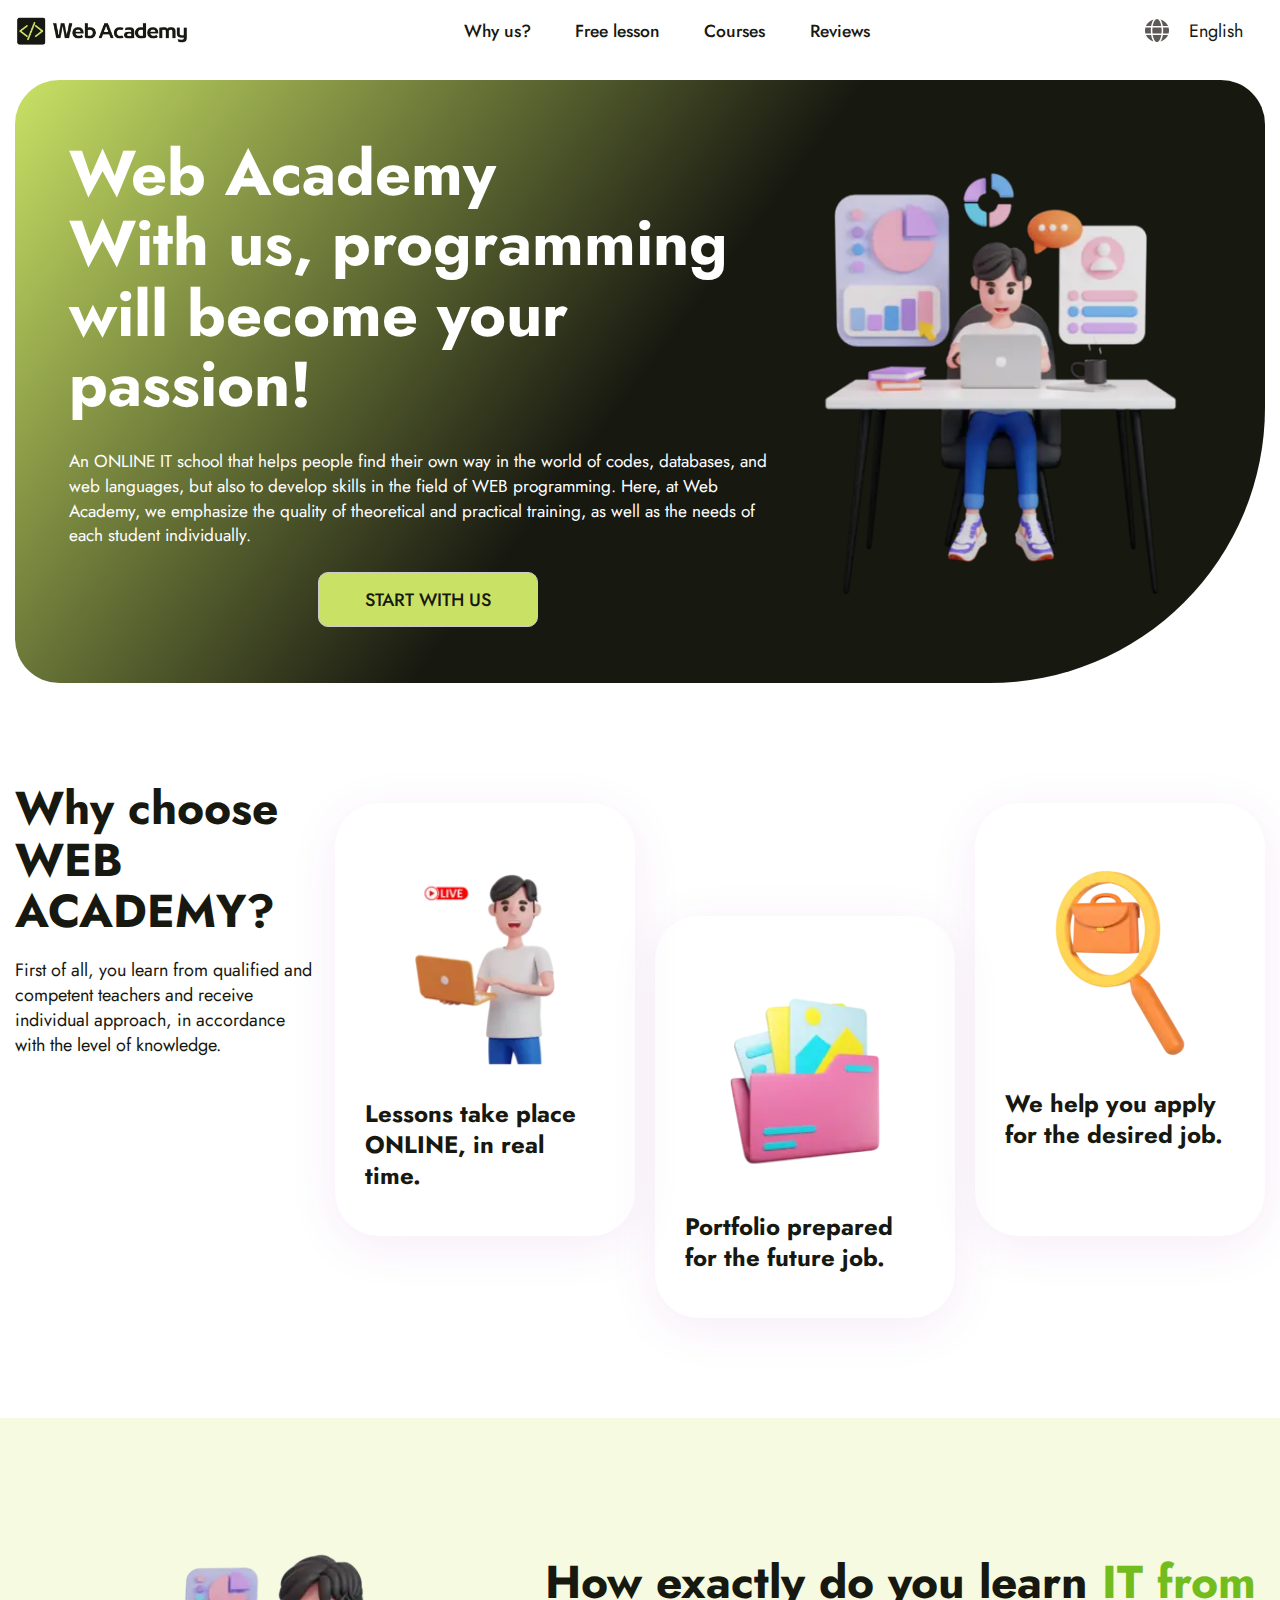
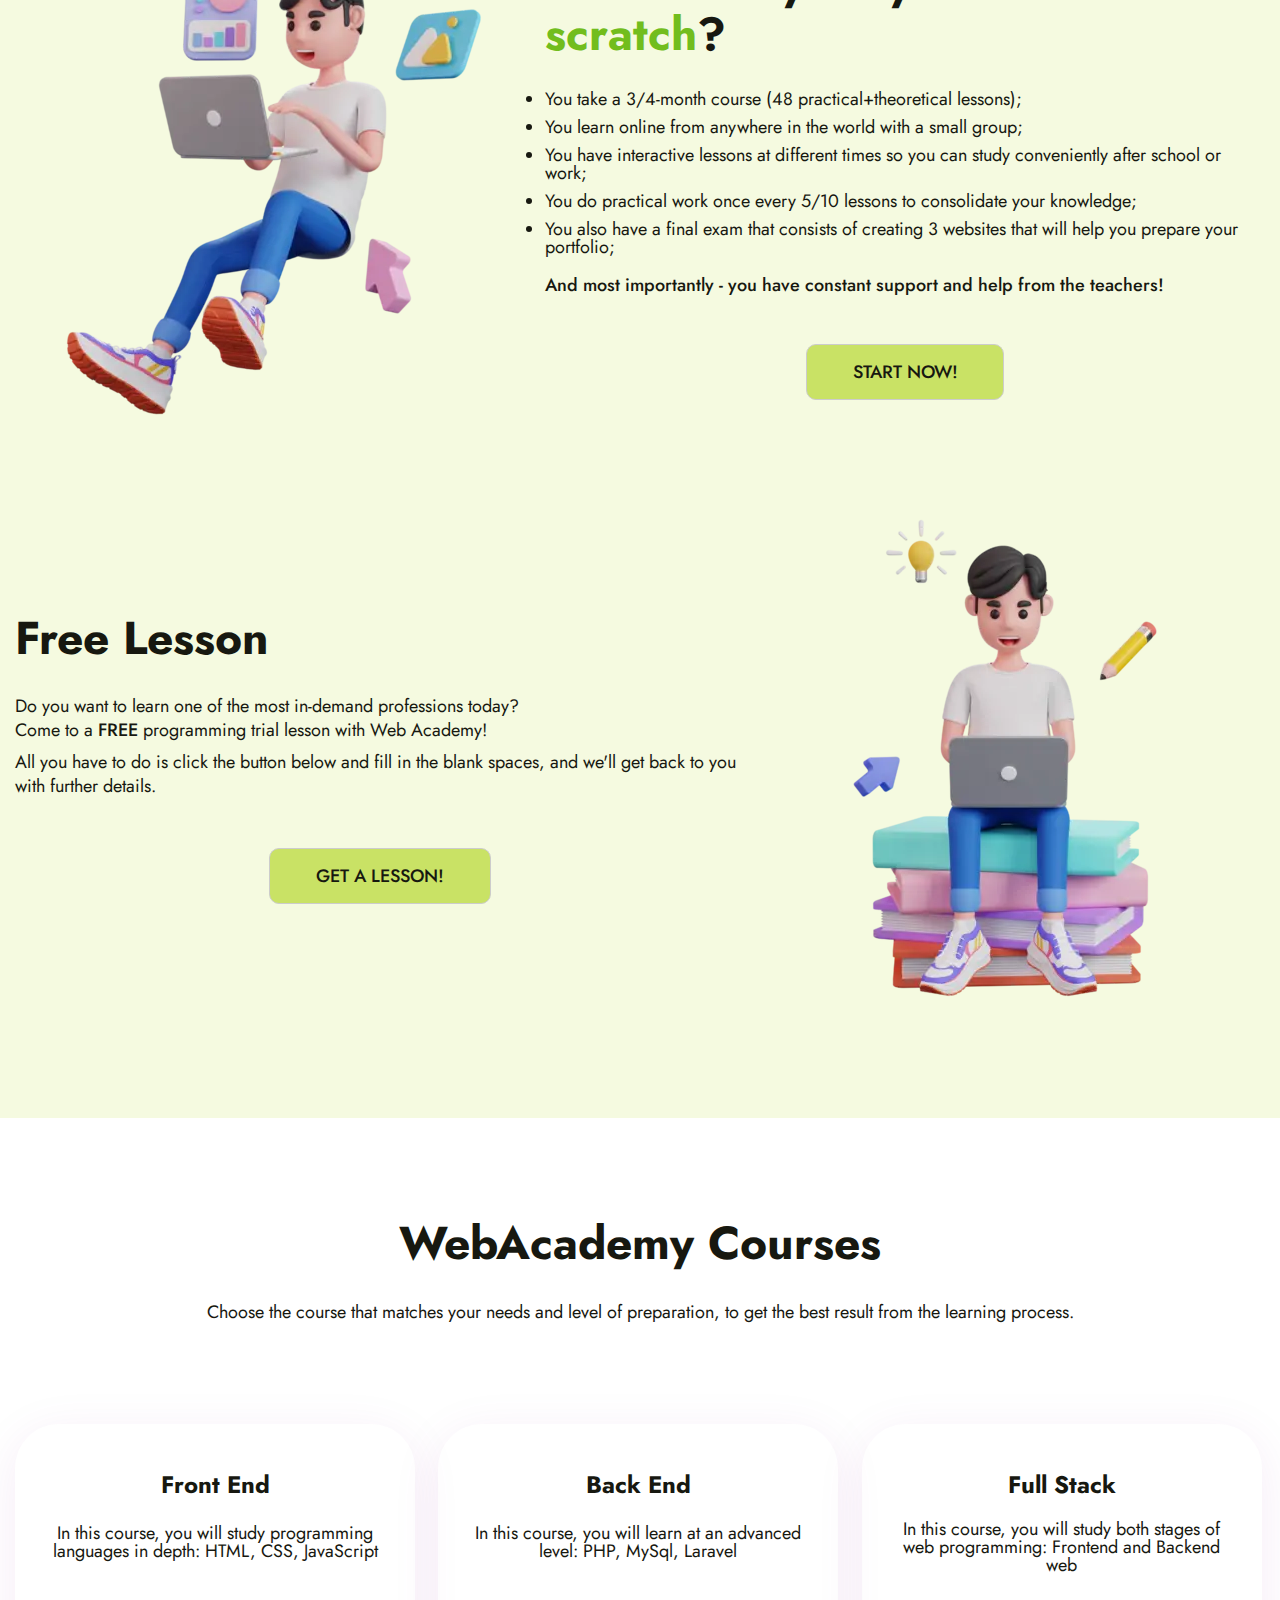
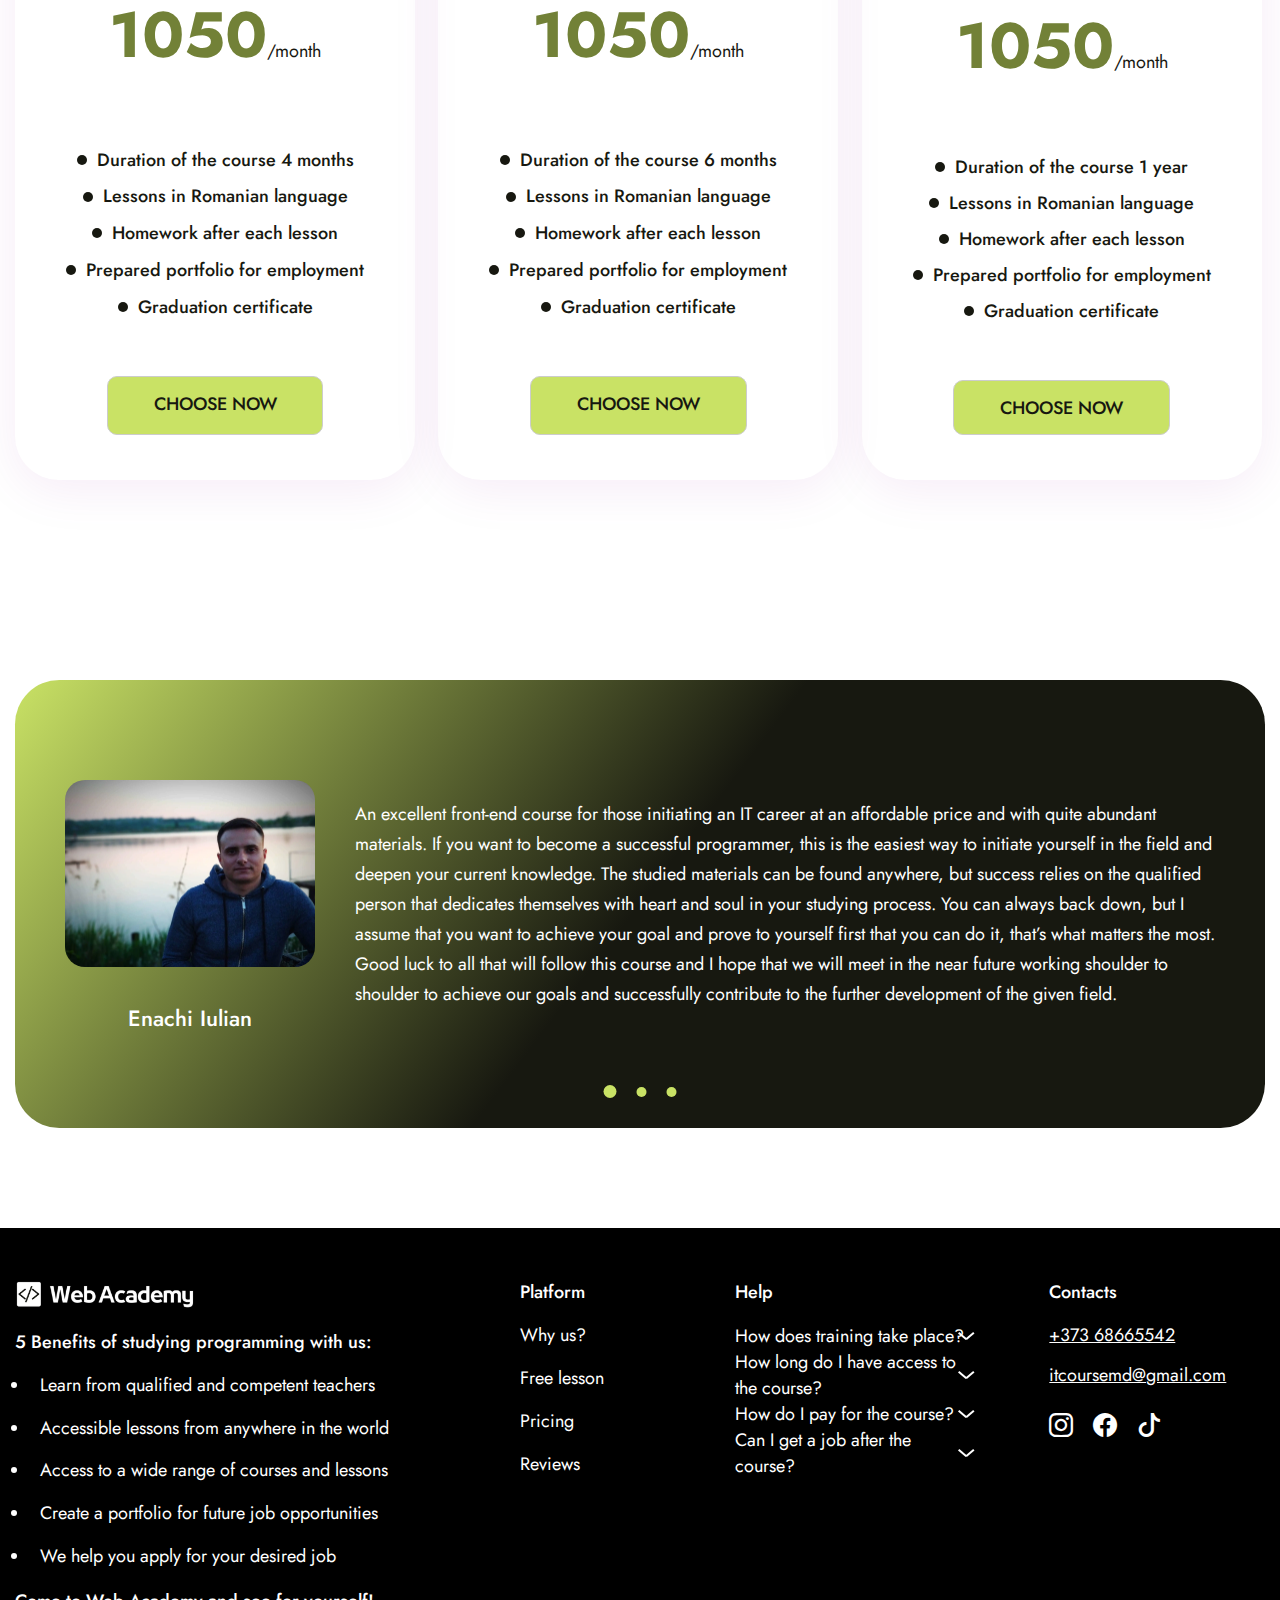
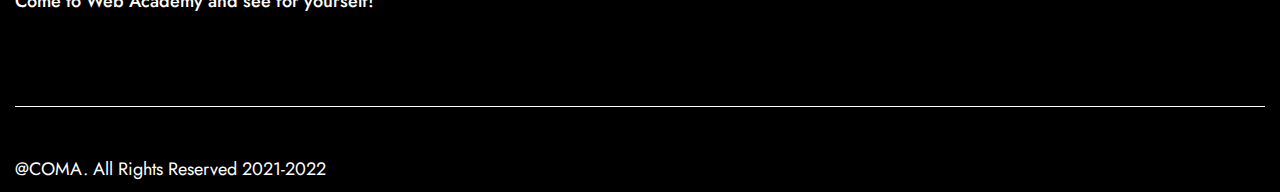
<file: en/index.html>
<!DOCTYPE html>
<html lang="en">

<head>
	<title>webAcademy</title>
	<meta charset="UTF-8">
	<meta name="format-detection" content="telephone=no">
	<!-- <style>body{opacity: 0;}</style> -->
	<link rel="stylesheet" href="css/style.min.css?_v=20230411123011">
	<link rel="shortcut icon" href="favicon.ico">
	<!-- <meta name="robots" content="noindex, nofollow"> -->
	<meta name="viewport" content="width=device-width, initial-scale=1.0">
</head>

<body>
	<div class="wrapper">
		<header class="header">
			<div class="header__container">
				<div class="header__logo">
					<a href="#">
						<picture>
							<source srcset="img/logo.webp" type="image/webp"><img src="img/logo.png" alt="logo">
						</picture>
					</a>
				</div>
				<nav class="header__nav">
					<ul class="header__nav-list">
						<li class="header__nav-items"><a href="#why-us">Why us?</a></li>
						<li class="header__nav-items"><a href="#free-lesson">Free lesson</a></li>
						<li class="header__nav-items"><a href="#plans">Courses</a></li>
						<li class="header__nav-items"><a href="#reviews">Reviews</a></li>
					</ul>
				</nav>
				<div class="header__lang-switcher lang-switcher">
					<button class="lang-switcher__button">
					</button>
					<ul class="lang-switcher__menu">
						<li><a href="#" class="lang-switcher__lang-link" data-lang="en" data-full-name="English"
								data-short-name="En"></a>
						</li>
						<li><a href="#" class="lang-switcher__lang-link" data-lang="ro" data-full-name="Română"
								data-short-name="Ro"></a>
						</li>
						<li><a href="#" class="lang-switcher__lang-link" data-lang="ru" data-full-name="Русский"
								data-short-name="Ру"></a>
						</li>
					</ul>
				</div>
				<div class="icon-menu "><span></span></div>
			</div>

		</header>
		<main class="pages">
			<section class="main__whe-are whe-are">
				<div class="whe-are__container">
					<div class="whe-are__gradient">
						<div class="whe-are__text-container">
							<div class="whe-are__title title">Web Academy <br> With us, programming <br> will become your passion!
							</div>
							<div class="whe-are__description">An ONLINE IT school that helps people find their own way in the world of
								codes, databases, and web languages, but also to develop skills in the field of WEB programming. Here,
								at Web Academy, we emphasize the quality of theoretical and practical training, as well as the needs of
								each student individually.</div>
							<a href="#plans" class="whe-are__btn btn">start with us</a>
						</div>
						<div class="whe-are__img">
							<picture>
								<source srcset="img/whe-are.webp" type="image/webp"><img src="img/whe-are.png" alt="programmer">
							</picture>
						</div>
					</div>
				</div>
			</section>

			<section class="why-us" id="why-us">
				<div class="why-us__container">
					<div class="why-us__row">
						<div class="why-us__column text-column">
							<div class="text-column__title title">
								Why choose <span>WEB ACADEMY</span>?
							</div>
							<div class="text-column__description">
								First of all, you learn from qualified and competent teachers and receive individual approach, in
								accordance with the level of knowledge.
							</div>
						</div>
						<div class="why-us__column card">
							<div class="why-us__column-img">
								<picture>
									<source srcset="img/why-us/online.webp" type="image/webp"><img src="img/why-us/online.png"
										alt="online">
								</picture>
							</div>
							<div class="why-us__column-title card-title">Lessons take place ONLINE, in real time.</div>
						</div>
						<div class="why-us__column card">
							<div class="why-us__column-img">
								<picture>
									<source srcset="img/why-us/portofoliu.webp" type="image/webp"><img src="img/why-us/portofoliu.png"
										alt="online">
								</picture>
							</div>
							<div class="why-us__column-title card-title">Portfolio prepared for the future job.</div>
						</div>
						<div class="why-us__column card">
							<div class="why-us__column-img">
								<picture>
									<source srcset="img/why-us/job.webp" type="image/webp"><img src="img/why-us/job.png" alt="online">
								</picture>
							</div>
							<div class="why-us__column-title card-title">We help you apply for the desired job.</div>
						</div>
					</div>
				</div>
			</section>

			<section class="how-to-learn">
				<div class="how-to-learn__container">
					<div class="how-to-learn__info-block info-block">
						<div class="info-block__img">
							<picture>
								<source srcset="img/how-learn/boy.webp" type="image/webp"><img src="img/how-learn/boy.png"
									alt="boy-learn">
							</picture>
						</div>
						<div class="info-block__text-container">
							<div class="info-block__title title">
								How exactly do you learn <span>IT from scratch</span>?
							</div>
							<ul class="info-block__list">
								<li>
									You take a 3/4-month course (48 practical+theoretical lessons);
								</li>
								<li>
									You learn online from anywhere in the world with a small group;
								</li>
								<li>
									You have interactive lessons at different times so you can study conveniently after school or work;
								</li>
								<li>
									You do practical work once every 5/10 lessons to consolidate your knowledge;
								</li>
								<li>
									You also have a final exam that consists of creating 3 websites that will help you prepare your
									portfolio;
								</li>
							</ul>
							<span>And most importantly - you have constant support and help from the teachers!</span>
							<a href="#plans" class="info-block__btn btn">start now!</a>
						</div>
					</div>

					<div class="how-to-learn__free-lesson free-lesson" id="free-lesson">
						<div class="free-lesson__text-container">
							<div class="free-lesson__title title">
								Free Lesson
							</div>
							<div class="free-lesson__description">
								Do you want to learn one of the most in-demand professions today? <br> Come to a <span>FREE</span>
								programming trial lesson with Web Academy!
								<br>
								<p>All you have to do is click the button below and fill in the blank spaces, and we'll get back to you
									with further details.</p>

							</div>
							<a href="#" class="free-lesson__btn btn">get a lesson!</a>
						</div>
						<div class="free-lesson__img">
							<picture>
								<source srcset="img/how-learn/free-lesson.webp" type="image/webp"><img
									src="img/how-learn/free-lesson.png" alt="free-lesson">
							</picture>
						</div>
					</div>

				</div>

			</section>
			<section class="plans">
				<div class="plans__container">
					<div class="plans__description-block">
						<div class="plans__title title">WebAcademy Courses</div>
						<div class="plans__description">Choose the course that matches your needs and level of preparation, to get
							the best result from the learning process.</div>
					</div>
					<div class="plans__row" id="plans">
						<div class="plan-column card">
							<div class="plan-column__title card-title">Front End</div>
							<div class="plan-column__description">In this course, you will study programming languages in depth: HTML,
								CSS, JavaScript</div>
							<div class="plan-column__price">1050<span>/month</span></div>
							<ul class="plan-column__list">
								<li class="plan-column__items">Duration of the course 4 months</li>
								<li class="plan-column__items">Lessons in Romanian language</li>
								<li class="plan-column__items">Homework after each lesson</li>
								<li class="plan-column__items">Prepared portfolio for employment</li>
								<li class="plan-column__items">Graduation certificate</li>
							</ul>
							<a href="#" class="plan-column__btn btn">Choose now</a>
						</div>
						<div class="plan-column card">
							<div class="plan-column__title card-title">Back End</div>
							<div class="plan-column__description">In this course, you will learn at an advanced level: PHP, MySql,
								Laravel</div>
							<div class="plan-column__price">1050<span>/month</span></div>
							<ul class="plan-column__list">
								<li class="plan-column__items">Duration of the course 6 months</li>
								<li class="plan-column__items">Lessons in Romanian language</li>
								<li class="plan-column__items">Homework after each lesson</li>
								<li class="plan-column__items">Prepared portfolio for employment</li>
								<li class="plan-column__items">Graduation certificate</li>
							</ul>
							<a href="#" class="plan-column__btn btn">Choose now</a>
						</div>
						<div class="plan-column card">
							<div class="plan-column__title card-title">Full Stack</div>
							<div class="plan-column__description">In this course, you will study both stages of web programming:
								Frontend and Backend web</div>
							<div class="plan-column__price">1050<span>/month</span></div>
							<ul class="plan-column__list">
								<li class="plan-column__items">Duration of the course 1 year</li>
								<li class="plan-column__items">Lessons in Romanian language</li>
								<li class="plan-column__items">Homework after each lesson</li>
								<li class="plan-column__items">Prepared portfolio for employment</li>
								<li class="plan-column__items">Graduation certificate</li>
							</ul>
							<a href="#" class="plan-column__btn btn">Choose now</a>
						</div>
					</div>

				</div>
			</section>
			<section class="reviews" id="reviews">
				<div class="reviews__container">
					<div class="reviews__slider swiper">
						<div class="reviews__wrapper swiper-wrapper">
							<div class="reviews__slide swiper-slide">
								<div class="reviews__slide-inner">
									<div class="reviews__slide-img">
										<picture>
											<source srcset="img/reviews/1.webp" type="image/webp"><img src="img/reviews/1.jpg"
												alt="Enachi Iulian">
										</picture>
									</div>
									<div class="reviews__slide-name">Enachi Iulian</div>
									<div class="reviews__slide-review">An excellent front-end course for those initiating an IT career at
										an affordable price and with quite abundant materials. If you want to become a successful
										programmer, this is the easiest way to initiate yourself in the field and deepen your current
										knowledge. The studied materials can be found anywhere, but success relies on the qualified person
										that dedicates themselves with heart and soul in your studying process. You can always back down,
										but I assume that you want to achieve your goal and prove to yourself first that you can do it,
										that’s what matters the most. Good luck to all that will follow this course and I hope that we will
										meet in the near future working shoulder to shoulder to achieve our goals and successfully
										contribute to the further development of the given field.</div>
								</div>
							</div>
							<div class="reviews__slide swiper-slide">
								<div class="reviews__slide-inner">
									<div class="reviews__slide-img">
										<picture>
											<source srcset="img/reviews/2.webp" type="image/webp"><img src="img/reviews/2.jpg"
												alt="Tatiana KB">
										</picture>
									</div>
									<div class="reviews__slide-name">Tatiana KB</div>
									<div class="reviews__slide-review">I highly recommend it, you will find only professionalism!</div>
								</div>
							</div>
							<div class="reviews__slide swiper-slide">
								<div class="reviews__slide-inner">
									<div class="reviews__slide-img">
										<picture>
											<source srcset="img/reviews/3.webp" type="image/webp"><img src="img/reviews/3.jpg"
												alt="Marius Cojocaru">
										</picture>
									</div>
									<div class="reviews__slide-name">Marius Cojocaru</div>
									<div class="reviews__slide-review">A pleasant experience, it was very helpful to me. I recommend it
										with pleasure, especially to beginners in this web development field.</div>
								</div>
							</div>
						</div>

						<div class="swiper-pagination"></div>
					</div>
				</div>
			</section>
		</main>
		<footer class="footer">
			<div class="footer__container">
				<div class="footer__row">
					<div class="column description-column">
						<div class="description-column__logo">
							<picture>
								<source srcset="img/logo-footer.webp" type="image/webp">
								<img src="img/logo-footer.png" alt="logo">
							</picture>
						</div>
						<div class="description-column__description">
							<div class="description-column__description-list">
								<div class="column-titles">5 Benefits of studying programming with us:</div>
								<ul>
									<li>Learn from qualified and competent teachers</li>
									<li>Accessible lessons from anywhere in the world</li>
									<li>Access to a wide range of courses and lessons</li>
									<li>Create a portfolio for future job opportunities</li>
									<li>We help you apply for your desired job</li>
								</ul>
								<span class="column-titles">Come to Web Academy and see for yourself!</span>
							</div>
						</div>
					</div>
					<div class="column platform-column">
						<div class="column platform-column__title column-titles">
							Platform
						</div>
						<ul>
							<li><a href="#why-us">Why us?</a></li>
							<li><a href="#free-lesson">Free lesson</a></li>
							<li><a href="#plans">Pricing</a></li>
							<li><a href="#reviews">Reviews</a></li>
						</ul>
					</div>
					<div class="column help-column">
						<div class="column help-column__title column-titles">
							Help
						</div>
						<div data-spollers data-one-spoller class="spollers">
							<div class="spollers__item">
								<button type="button" data-spoller class="spollers__title">How does training take place?</button>
								<div class="spollers__body">Training takes place ONLINE, in real-time with the teacher.</div>
							</div>
						</div>
						<div data-spollers data-one-spoller class="spollers">
							<div class="spollers__item">
								<button type="button" data-spoller class="spollers__title">How long do I have access to the
									course?</button>
								<div class="spollers__body">You have unlimited access to the materials.</div>
							</div>
						</div>
						<div data-spollers data-one-spoller class="spollers">
							<div class="spollers__item">
								<button type="button" data-spoller class="spollers__title">How do I pay for the course?</button>
								<div class="spollers__body">The course is paid for by transfer or payment advice.</div>
							</div>
						</div>
						<div data-spollers data-one-spoller class="spollers">
							<div class="spollers__item">
								<button type="button" data-spoller class="spollers__title">Can I get a job after the course?</button>
								<div class="spollers__body">Yes, you have a portfolio prepared for employment.</div>
							</div>
						</div>
					</div>
					<div class="column contacts-column">
						<div class="column contacts-column__title column-titles">Contacts</div>
						<a href="tel:+37368665542" class="contacts-column__tel">+373 68665542</a>
						<a href="mailto:itcoursemd@gmail.com" class="contacts-column__adress">itcoursemd@gmail.com</a>
						<div class="contacts-column__social">
							<a href="https://www.instagram.com/webacademy.md/" target="_blank">
								<i class="bi bi-instagram"></i>
							</a>
							<a href="https://www.facebook.com/webacademy.md" target="_blank">
								<!-- <picture><source srcset="img/icons/fb.webp" type="image/webp"><img src="img/icons/fb.png" alt="fcaebook"></picture> -->
								<i class="bi bi-facebook"></i>
							</a>
							<a href="https://www.tiktok.com/@webacademy.md" target="_blank">
								<i class="bi bi-tiktok"></i>
							</a>
						</div>
					</div>
				</div>
				<div class="footer__rights">
					@COMA. All Rights Reserved 2021-2022
				</div>
			</div>
		</footer>
	</div>
	<div class="popup">
		<div class="popup__wrapper">
			<div class="popup__content">
				<span class="popup__close"></span>
				<div class="popup__form">
					<form action="submit" class="form">
						<div class="popup__title"></div>
						<div class="popup__subtitle">
							Fill out the form, and we will contact you as soon as possible.
						</div>
						<label for="name">
							<span class="popup__input-title">Name, Surname <span>*</span></span>
							<input id="name" type="text" placeholder="Name and Surname" data-required>
						</label>
						<label for="tel">
							<span class="popup__input-title">Phone Number <span>*</span></span>
							<input id="tel" type="number" placeholder="Your phone number" data-required>
						</label>
						<label for="email">
							<span class="popup__input-title">Your Email <span>*</span></span>
							<input id="email" type="email" placeholder="Your email" data-required>
						</label>
						<div class="checkbox" data-required-check>
							<div class="popup__input-title">Where did you hear about us? <span>*</span></div>
							<div class="popup__checkboxes">
								<label for="instagram">
									<span>Instagram</span>
									<input id="instagram" type="checkbox">
								</label>
								<label for="facebook">
									<span>Facebook</span>
									<input id="facebook" type="checkbox">
								</label>
								<label for="tiktok">
									<span>TikTok</span>
									<input id="tiktok" type="checkbox">
								</label>
								<label for="google">
									<span>Google</span>
									<input id="google" type="checkbox">
								</label>
							</div>
						</div>
						<button type="submit" class="popup__form-btn btn">Send</button>
					</form>
				</div>
			</div>
		</div>
	</div>
	<script src="js/app.js"></script>

</body>

</html>
</file>
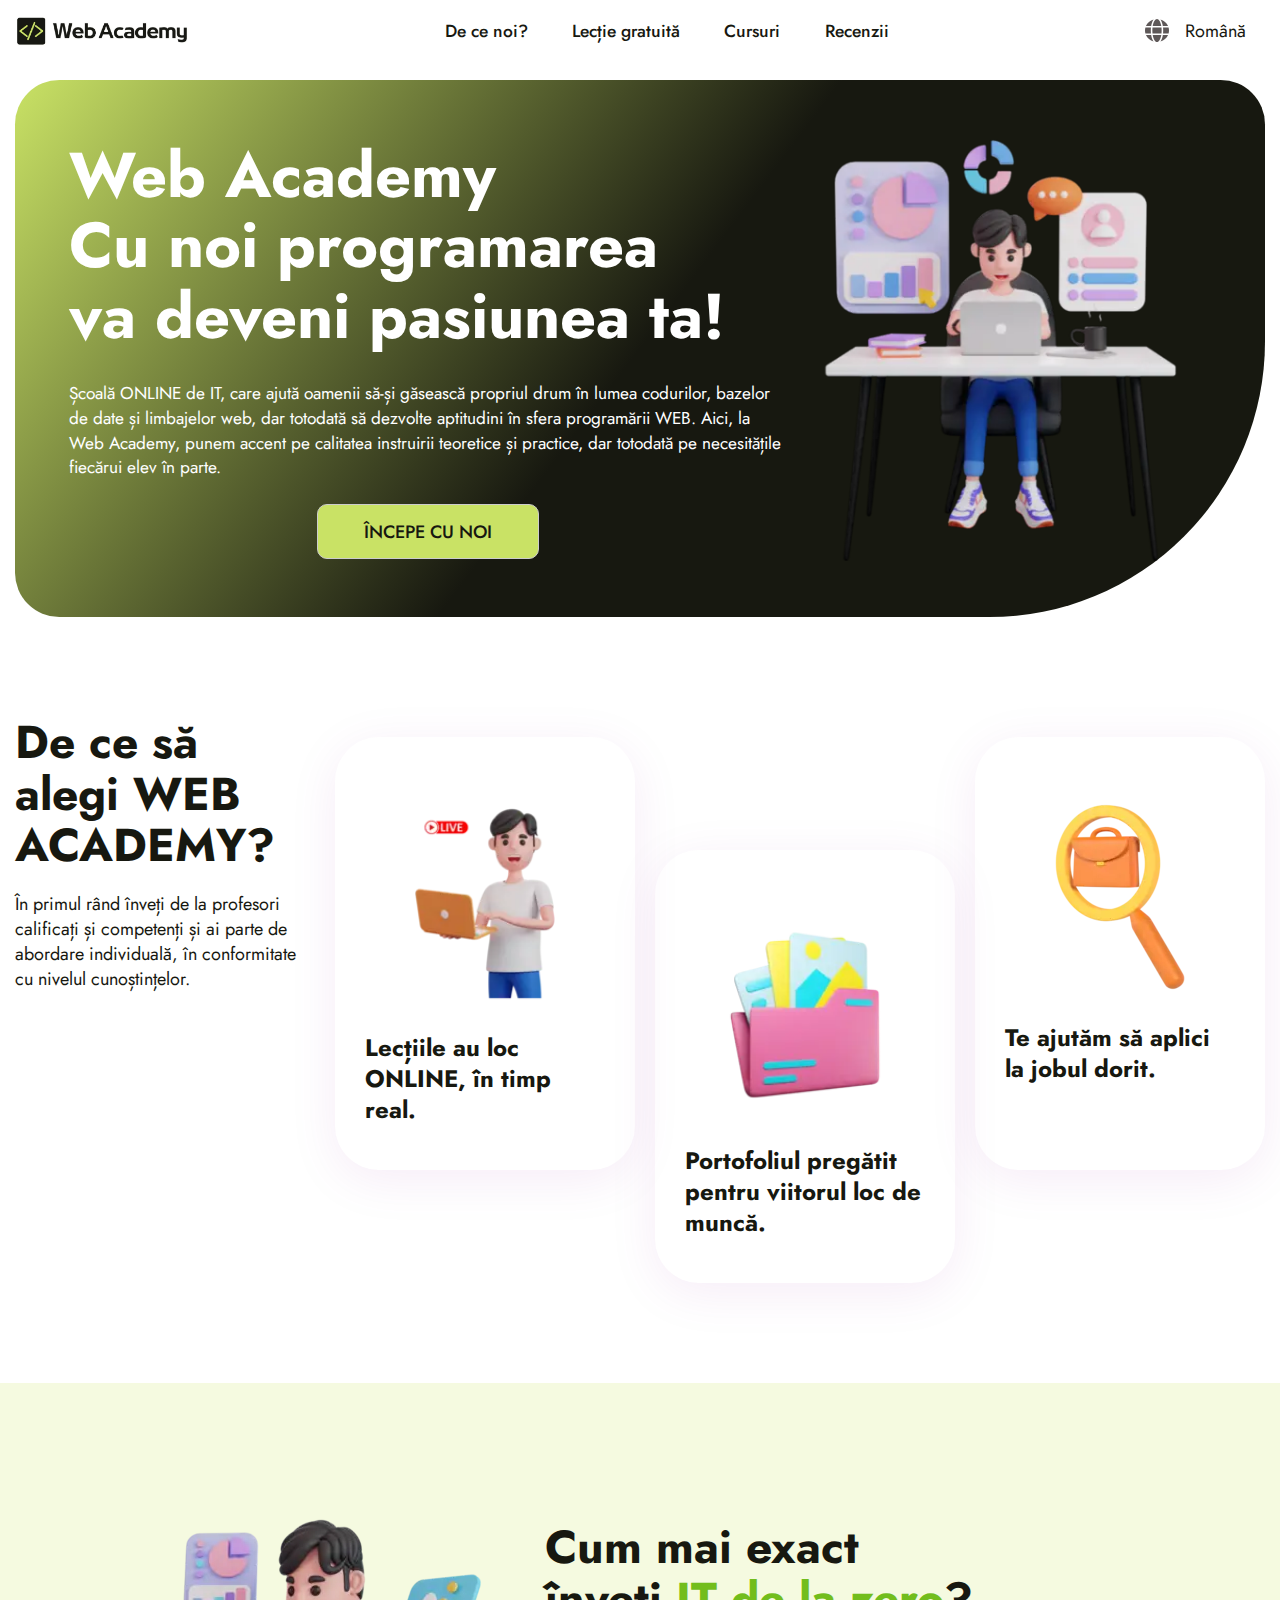
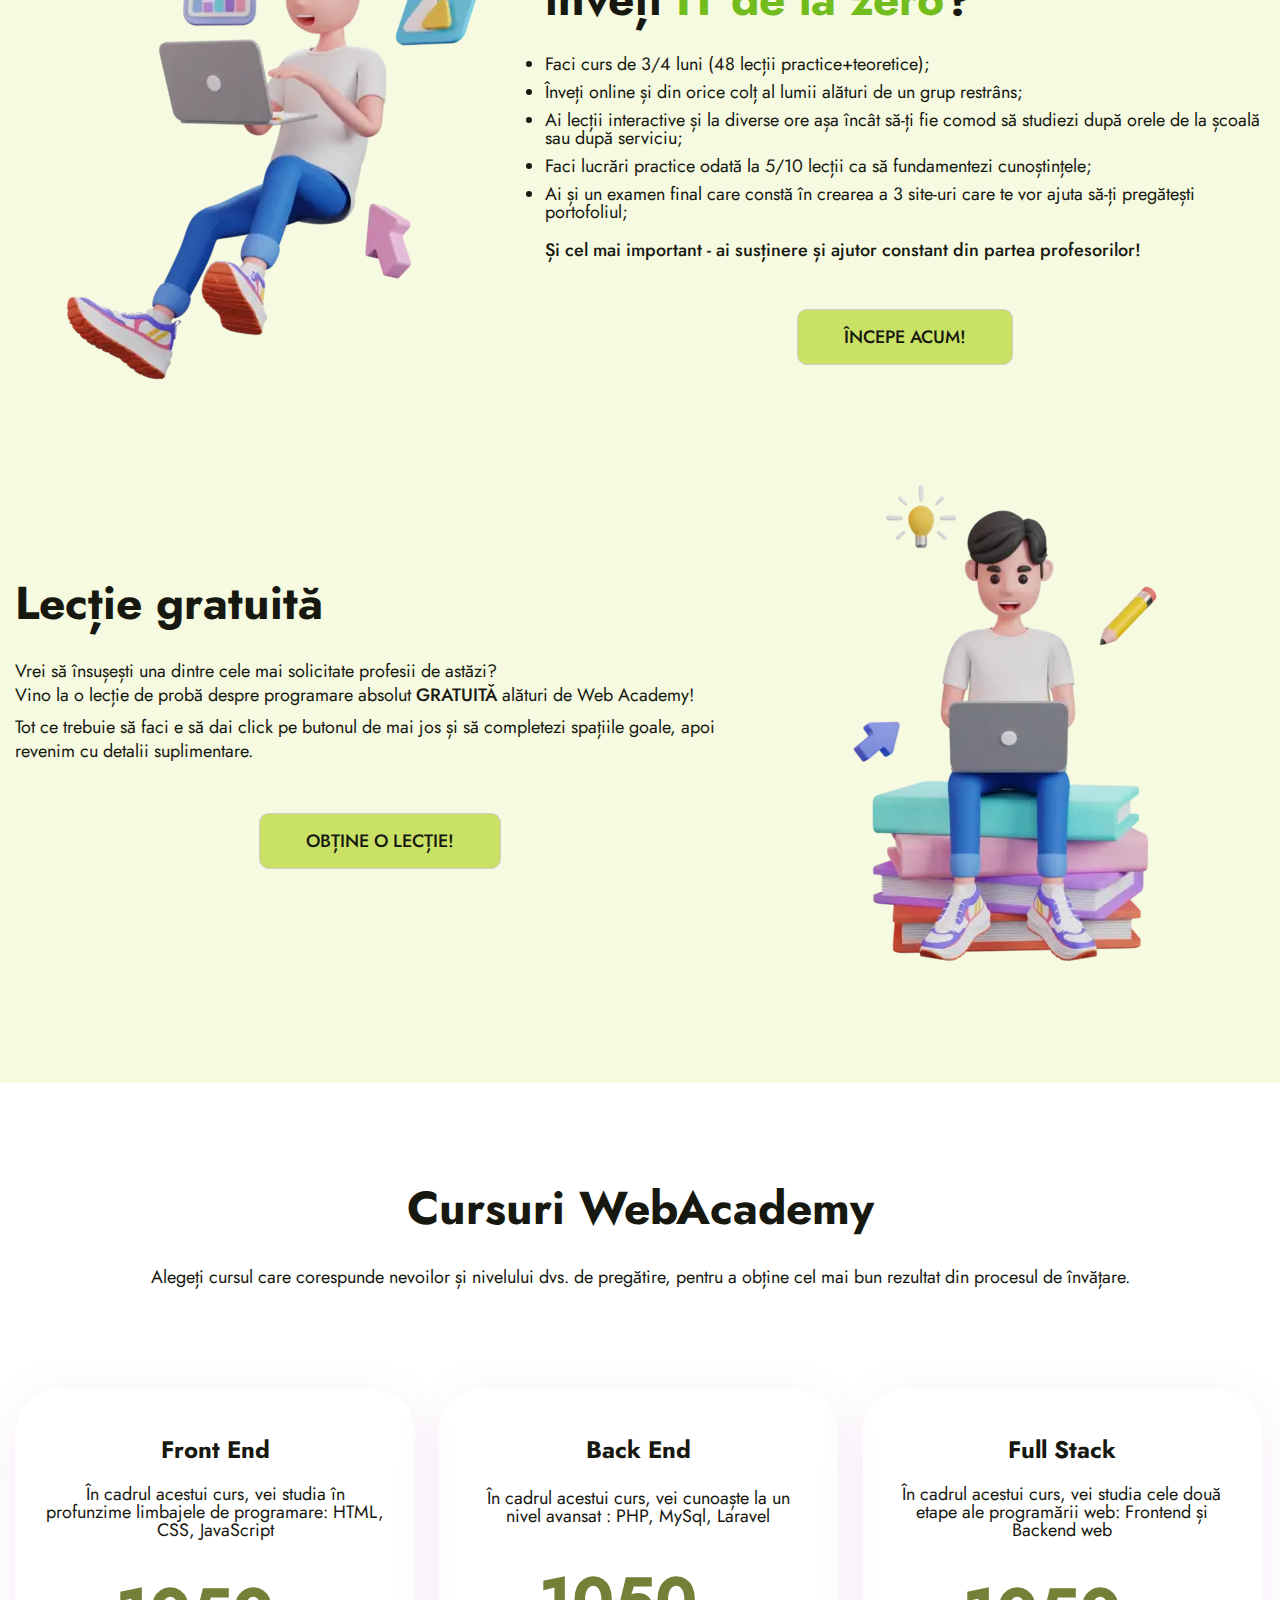
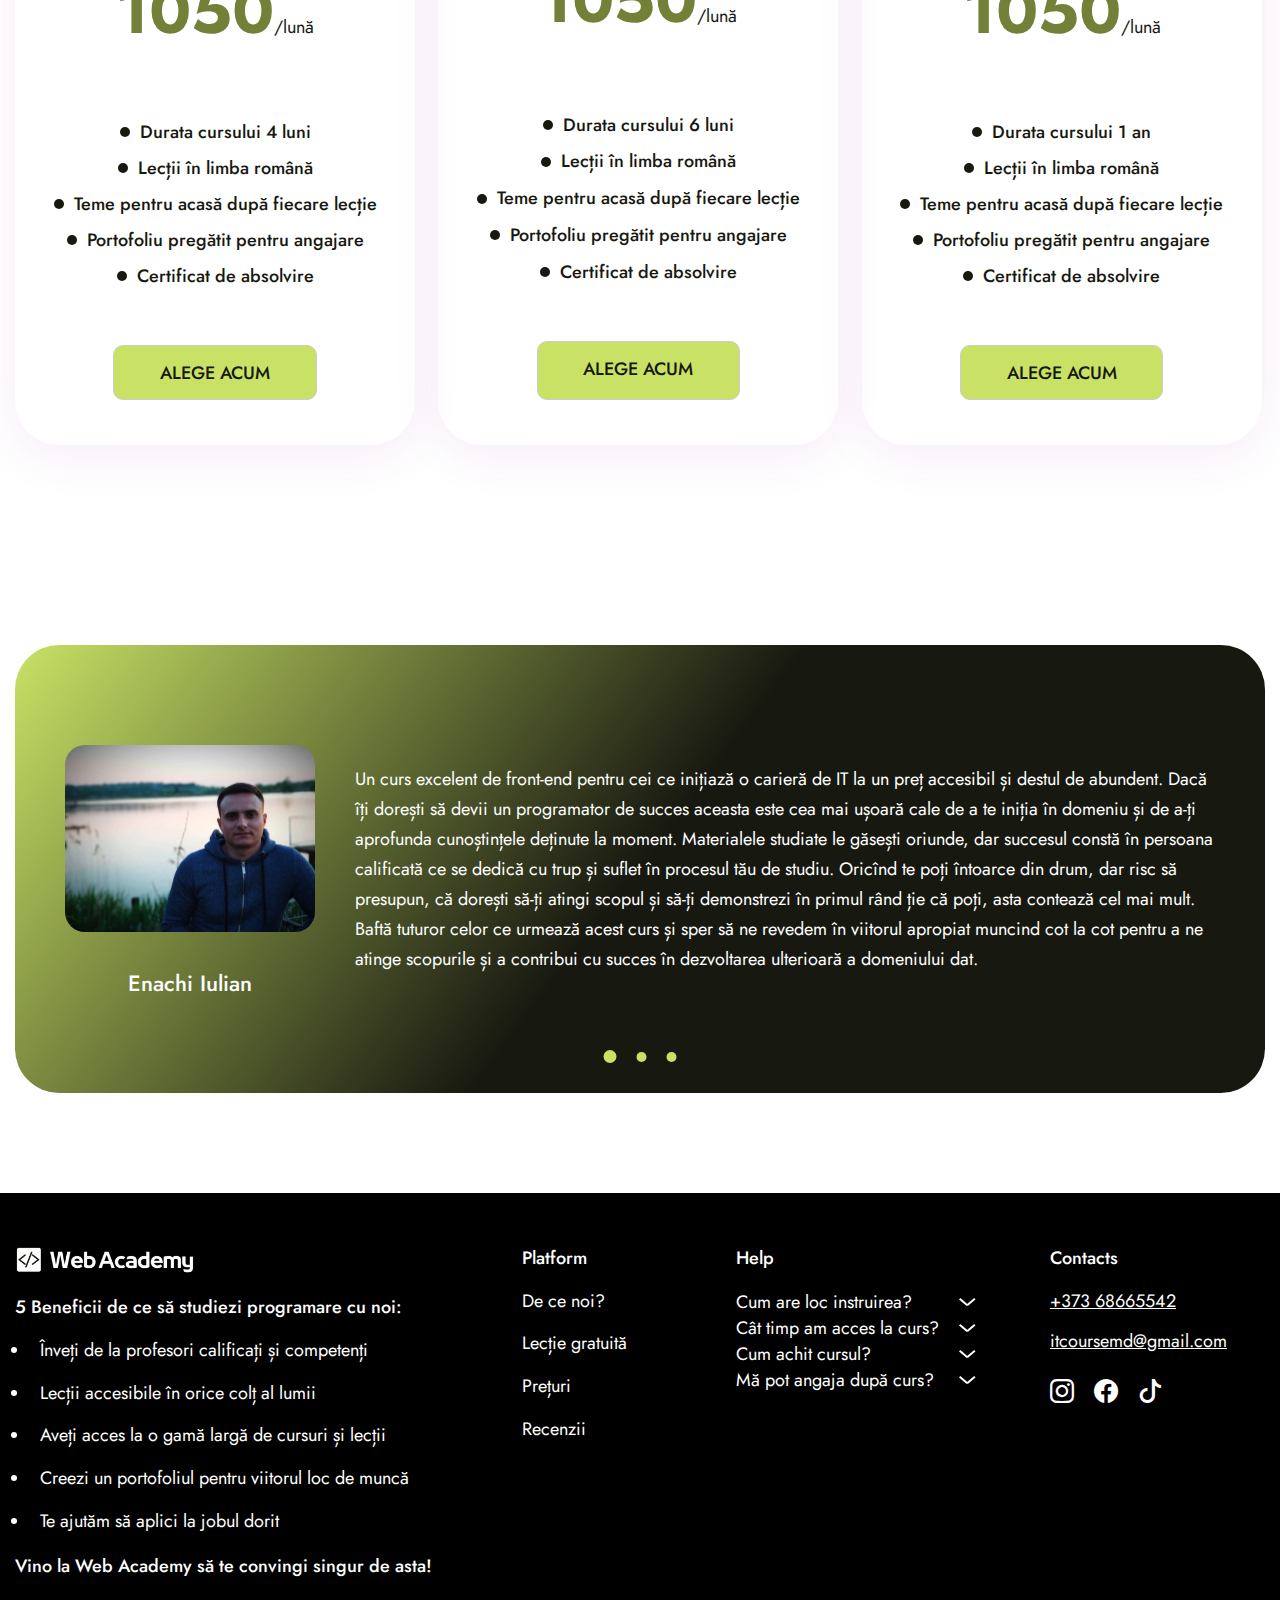
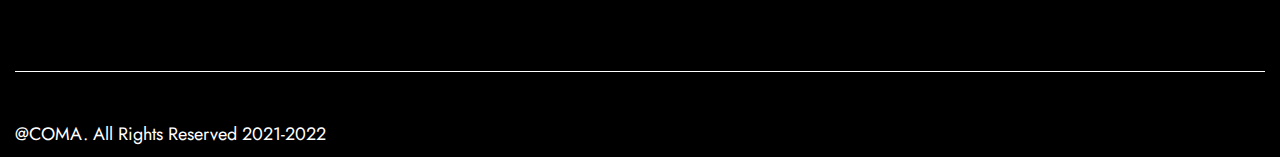
<file: ro/index.html>
<!DOCTYPE html>
<html lang="ro">

<head>
	<title>webAcademy</title>
	<meta charset="UTF-8">
	<meta name="format-detection" content="telephone=no">
	<!-- <style>body{opacity: 0;}</style> -->
	<link rel="stylesheet" href="css/style.min.css?_v=20230522232034">
	<link rel="shortcut icon" href="favicon.ico">
	<!-- <meta name="robots" content="noindex, nofollow"> -->
	<meta name="viewport" content="width=device-width, initial-scale=1.0">
</head>

<body>
	<div class="wrapper">
		<header class="header">
			<div class="header__container">
				<div class="header__logo">
					<a href="#">
						<picture>
							<source srcset="img/logo.webp" type="image/webp"><img src="img/logo.png" alt="logo">
						</picture>
					</a>
				</div>
				<nav class="header__nav">
					<ul class="header__nav-list">
						<li class="header__nav-items"><a href="#why-us">De ce noi?</a></li>
						<li class="header__nav-items"><a href="#free-lesson">Lecție gratuită</a></li>
						<li class="header__nav-items"><a href="#plans">Cursuri</a></li>
						<li class="header__nav-items"><a href="#reviews">Recenzii</a></li>
					</ul>
				</nav>
				<div class="header__lang-switcher lang-switcher">
					<button class="lang-switcher__button">
					</button>
					<ul class="lang-switcher__menu">
						<li><a href="#" class="lang-switcher__lang-link" data-lang="en" data-full-name="English"
								data-short-name="En"></a>
						</li>
						<li><a href="#" class="lang-switcher__lang-link" data-lang="ro" data-full-name="Română"
								data-short-name="Ro"></a>
						</li>
						<li><a href="#" class="lang-switcher__lang-link" data-lang="ru" data-full-name="Русский"
								data-short-name="Ру"></a>
						</li>
					</ul>
				</div>
				<div class="icon-menu "><span></span></div>
			</div>
		</header>
		<main class="pages">
			<section class="main__whe-are whe-are">
				<div class="whe-are__container">
					<div class="whe-are__gradient">
						<div class="whe-are__text-container">
							<div class="whe-are__title title">Web Academy <br> Cu noi programarea <br> va deveni pasiunea ta!</div>
							<div class="whe-are__description">Școală ONLINE de IT, care ajută oamenii să-și găsească propriul drum în
								lumea
								codurilor, bazelor de date și limbajelor web, dar totodată să dezvolte aptitudini în sfera programării
								WEB.
								Aici, la Web Academy, punem accent pe calitatea instruirii teoretice și practice, dar totodată pe
								necesitățile
								fiecărui elev în parte.</div>
							<a href="#plans" class="whe-are__btn btn">începe cu noi</a>
						</div>
						<div class="whe-are__img">
							<picture>
								<source srcset="img/whe-are.webp" type="image/webp"><img src="img/whe-are.png" alt="programer">
							</picture>
						</div>
					</div>
				</div>
			</section>
			<section class="why-us" id="why-us">
				<div class="why-us__container">
					<div class="why-us__row">
						<div class="why-us__column text-column">
							<div class="text-column__title title">
								De ce să alegi <span>WEB ACADEMY</span>?
							</div>
							<div class="text-column__description">
								În primul rând înveți de la profesori calificați și competenți și ai parte de abordare individuală, în
								conformitate cu nivelul cunoștințelor.
							</div>
						</div>
						<div class="why-us__column card">
							<div class="why-us__column-img">
								<picture>
									<source srcset="img/why-us/online.webp" type="image/webp"><img src="img/why-us/online.png"
										alt="online">
								</picture>
							</div>
							<div class="why-us__column-title card-title">Lecțiile au loc ONLINE, în timp real.</div>
						</div>
						<div class="why-us__column card">
							<div class="why-us__column-img">
								<picture>
									<source srcset="img/why-us/portofoliu.webp" type="image/webp"><img src="img/why-us/portofoliu.png"
										alt="online">
								</picture>
							</div>
							<div class="why-us__column-title card-title">Portofoliul pregătit pentru viitorul loc de muncă.</div>
						</div>
						<div class="why-us__column card">
							<div class="why-us__column-img">
								<picture>
									<source srcset="img/why-us/job.webp" type="image/webp"><img src="img/why-us/job.png" alt="online">
								</picture>
							</div>
							<div class="why-us__column-title card-title">Te ajutăm să aplici la jobul dorit.</div>
						</div>
					</div>
				</div>
			</section>
			<section class="how-to-learn">
				<div class="how-to-learn__container">
					<div class="how-to-learn__info-block info-block">
						<div class="info-block__img">
							<picture>
								<source srcset="img/how-learn/boy.webp" type="image/webp"><img src="img/how-learn/boy.png"
									alt="boy-learn">
							</picture>
						</div>
						<div class="info-block__text-container">
							<div class="info-block__title title">
								Cum mai exact <br> înveți <span>IT de la zero</span>?
							</div>
							<ul class="info-block__list">
								<li>
									Faci curs de 3/4 luni (48 lecții practice+teoretice);
								</li>
								<li>
									Înveți online și din orice colț al lumii alături de un grup restrâns;
								</li>
								<li>
									Ai lecții interactive și la diverse ore așa încât să-ți fie comod să studiezi după orele de la școală
									sau după serviciu;
								</li>
								<li>
									Faci lucrări practice odată la 5/10 lecții ca să fundamentezi cunoștințele;
								</li>
								<li>
									Ai și un examen final care constă în crearea a 3 site-uri care te vor ajuta să-ți pregătești
									portofoliul;
								</li>
							</ul>
							<span>Și cel mai important - ai susținere și ajutor constant din partea profesorilor!
							</span>
							<a href="#plans" class="info-block__btn btn">începe acum!</a>
						</div>
					</div>
					<div class="how-to-learn__free-lesson free-lesson" id="free-lesson">
						<div class="free-lesson__text-container">
							<div class="free-lesson__title title">
								Lecție gratuită
							</div>
							<div class="free-lesson__description">
								Vrei să însușești una dintre cele mai solicitate profesii de astăzi? <br> Vino la o lecție de probă
								despre
								programare absolut <span>GRATUITĂ</span> alături de Web Academy!
								<br>
								<p> Tot ce trebuie să faci e să dai click pe butonul de mai jos și să completezi spațiile goale, apoi
									revenim
									cu
									detalii suplimentare.</p>

							</div>
							<a href="#" class="free-lesson__btn btn">obține o lecție!</a>
						</div>
						<div class="free-lesson__img">
							<picture>
								<source srcset="img/how-learn/free-lesson.webp" type="image/webp"><img
									src="img/how-learn/free-lesson.png" alt="free-lesson">
							</picture>
						</div>
					</div>
				</div>

			</section>
			<section class="plans">
				<div class="plans__container">
					<div class="plans__description-block">
						<div class="plans__title title">Cursuri WebAcademy</div>
						<div class="plans__description">Alegeți cursul care corespunde nevoilor și nivelului dvs. de pregătire,
							pentru a
							obține cel mai bun rezultat din procesul de învățare.</div>
					</div>

					<div class="plans__row" id="plans">
						<div class="plan-column card">
							<div class="plan-column__title card-title">Front End</div>
							<div class="plan-column__description">În cadrul acestui curs, vei studia în profunzime limbajele de
								programare:
								HTML,
								CSS, JavaScript</div>
							<div class="plan-column__price">1050<span>/lună</span></div>
							<ul class="plan-column__list">
								<li class="plan-column__items">Durata cursului 4 luni
								</li>
								<li class="plan-column__items">Lecții în limba română
								</li>
								<li class="plan-column__items">Teme pentru acasă după
									fiecare lecție</li>
								<li class="plan-column__items">Portofoliu pregătit
									pentru angajare</li>
								<li class="plan-column__items">Certificat de absolvire
								</li>
							</ul>
							<a href="#" class="plan-column__btn btn">Alege acum</a>
						</div>
						<div class="plan-column card">
							<div class="plan-column__title card-title">Back End</div>
							<div class="plan-column__description">În cadrul acestui curs, vei cunoaște la un nivel avansat : PHP,
								MySql,
								Laravel</div>
							<div class="plan-column__price">1050<span>/lună</span></div>
							<ul class="plan-column__list">
								<li class="plan-column__items">Durata cursului 6 luni
								</li>
								<li class="plan-column__items">Lecții în limba română
								</li>
								<li class="plan-column__items">Teme pentru acasă după
									fiecare lecție</li>
								<li class="plan-column__items">Portofoliu pregătit
									pentru angajare</li>
								<li class="plan-column__items">Certificat de absolvire
								</li>
							</ul>
							<a href="#" class="plan-column__btn btn">Alege acum</a>
						</div>
						<div class="plan-column card">
							<div class="plan-column__title card-title">Full Stack</div>
							<div class="plan-column__description"> În cadrul acestui curs, vei studia cele două etape ale programării
								web:
								Frontend și Backend
								web</div>
							<div class="plan-column__price">1050<span>/lună</span></div>
							<ul class="plan-column__list">
								<li class="plan-column__items">Durata cursului 1 an
								</li>
								<li class="plan-column__items">Lecții în limba română
								</li>
								<li class="plan-column__items">Teme pentru acasă după
									fiecare lecție</li>
								<li class="plan-column__items">Portofoliu pregătit
									pentru angajare</li>
								<li class="plan-column__items">Certificat de absolvire
								</li>
							</ul>
							<a href="#" class="plan-column__btn btn">Alege acum</a>
						</div>

					</div>
				</div>
			</section>
			<section class="reviews" id="reviews">
				<div class="reviews__container">
					<div class="reviews__slider swiper">
						<div class="reviews__wrapper swiper-wrapper">
							<div class="reviews__slide swiper-slide">
								<div class="reviews__slide-inner">
									<div class="reviews__slide-img">
										<picture>
											<source srcset="img/reviews/1.webp" type="image/webp"><img src="img/reviews/1.jpg"
												alt="Enachi Iulian">
										</picture>
									</div>
									<div class="reviews__slide-name">Enachi Iulian</div>
									<div class="reviews__slide-review">Un curs excelent de front-end pentru cei ce inițiază o carieră de
										IT la
										un preț accesibil și destul de abundent. Dacă îți dorești să devii un programator de succes aceasta
										este
										cea mai ușoară cale de a te iniția în domeniu și de a-ți aprofunda cunoștințele deținute la moment.
										Materialele studiate le găsești oriunde, dar succesul constă în persoana calificată ce se dedică cu
										trup
										și suflet în procesul tău de studiu. Oricînd te poți întoarce din drum, dar risc să presupun, că
										dorești
										să-ți atingi scopul și să-ți demonstrezi în primul rând ție că poți, asta contează cel mai mult.
										Baftă
										tuturor celor ce urmează acest curs și sper să ne revedem în viitorul apropiat muncind cot la cot
										pentru a
										ne atinge scopurile și a contribui cu succes în dezvoltarea ulterioară a domeniului dat.</div>
								</div>
							</div>
							<div class="reviews__slide swiper-slide">
								<div class="reviews__slide-inner">
									<div class="reviews__slide-img">
										<picture>
											<source srcset="img/reviews/2.webp" type="image/webp"><img src="img/reviews/2.jpg"
												alt="Tatiana KB">
										</picture>
									</div>
									<div class="reviews__slide-name">Tatiana KB</div>
									<div class="reviews__slide-review">Recomand cu cea mai mare siguranta, veti gasi doar profesionalism!
									</div>
								</div>
							</div>
							<div class="reviews__slide swiper-slide">
								<div class="reviews__slide-inner">
									<div class="reviews__slide-img">
										<picture>
											<source srcset="img/reviews/3.webp" type="image/webp"><img src="img/reviews/3.jpg"
												alt="Marius Cojocaru">
										</picture>
									</div>
									<div class="reviews__slide-name">Marius Cojocaru</div>
									<div class="reviews__slide-review">O experiența plăcută, mi-a fost mult de folos. Recomand cu placere,
										mai
										ales incepatorilor din acest domeniu de dezvoltare Web.</div>
								</div>
							</div>
						</div>
						<div class="swiper-pagination"></div>
					</div>
				</div>
			</section>
		</main>
		<footer class="footer">
			<div class="footer__container">
				<div class="footer__row">
					<div class="column description-column">
						<div class="description-column__logo">
							<picture>
								<source srcset="img/logo-footer.webp" type="image/webp"><img src="img/logo-footer.png" alt="logo">
							</picture>
						</div>
						<div class="description-column__description">
							<div class="description-column__description-list">
								<div class="column-titles">5 Beneficii de ce să studiezi programare cu noi:</div>
								<ul>
									<li>Înveți de la profesori calificați și competenți</li>
									<li>Lecții accesibile în orice colț al lumii</li>
									<li>Aveți acces la o gamă largă de cursuri și lecții</li>
									<li>Creezi un portofoliul pentru viitorul loc de muncă</li>
									<li>Te ajutăm să aplici la jobul dorit</li>
								</ul>
								<span class="column-titles">Vino la Web Academy să te convingi singur de asta!</span>
							</div>
						</div>
					</div>
					<div class="column platform-column">
						<div class="column platform-column__title column-titles">
							Platform
						</div>
						<ul>
							<li><a href="#why-us">De ce noi?</a></li>
							<li><a href="#free-lesson">Lecție gratuită</a></li>
							<li><a href="#plans">Prețuri</a></li>
							<li><a href="#reviews">Recenzii</a></li>
						</ul>
					</div>
					<div class="column help-column">
						<div class="column help-column__title column-titles">
							Help
						</div>

						<div data-spollers data-one-spoller class="spollers">
							<div class="spollers__item">
								<button type="button" data-spoller class="spollers__title">Cum are loc instruirea?</button>
								<div class="spollers__body"> Instruirea are loc ONLINE, în timp real cu profesorul. </div>
							</div>
						</div>
						<div data-spollers data-one-spoller class="spollers">
							<div class="spollers__item">
								<button type="button" data-spoller class="spollers__title">Cât timp am acces la curs?</button>
								<div class="spollers__body">Ai acces nelimitat la materiale.</div>
							</div>
						</div>
						<div data-spollers data-one-spoller class="spollers">
							<div class="spollers__item">
								<button type="button" data-spoller class="spollers__title">Cum achit cursul?</button>
								<div class="spollers__body">Cursul se achită prin transfer sau aviz de plată.</div>
							</div>
						</div>
						<div data-spollers data-one-spoller class="spollers">
							<div class="spollers__item">
								<button type="button" data-spoller class="spollers__title">Mă pot angaja după curs?</button>
								<div class="spollers__body">Da, ai un portofoliu pregătit pentru angajare.</div>
							</div>
						</div>
					</div>
					<div class="column contacts-column">
						<div class="column contacts-column__title column-titles">Contacts</div>
						<a href="tel:+37368665542" class="contacts-column__tel">+373 68665542</a>
						<a href="mailto:itcoursemd@gmail.com" class="contacts-column__adress">itcoursemd@gmail.com</a>
						<div class="contacts-column__social">
							<a href="https://www.instagram.com/webacademy.md/" target="_blank">
								<i class="bi bi-instagram"></i>
							</a>
							<a href="https://www.facebook.com/webacademy.md" target="_blank">
								<!-- <picture><source srcset="img/icons/fb.webp" type="image/webp"><img src="img/icons/fb.png" alt="fcaebook"></picture> -->
								<i class="bi bi-facebook"></i>
							</a>
							<a href="https://www.tiktok.com/@webacademy.md" target="_blank">
								<i class="bi bi-tiktok"></i>
							</a>
						</div>
					</div>
				</div>
				<div class="footer__rights">
					@COMA. All Rights Reserved 2021-2022
				</div>
			</div>
		</footer>
	</div>
	<div class="popup">
		<div class="popup__wrapper ">
			<div class="popup__content">
				<span class="popup__close"></span>
				<div class="popup__form">
					<form action="submit" class="form">
						<div class="popup__title"></div>
						<div class="popup__subtitle">
							Îndeplinește formularul, și noi te contactăm în cel mai scurt timp.
						</div>
						<label for="name">
							<span class="popup__input-title">Nume Prenume <span>*</span></span>
							<input id="name" type="text" placeholder="Nume Prenume" data-required>
						</label>
						<label for="tel">
							<span class="popup__input-title">Numarul de telefon <span>*</span></span>
							<input id="tel" type="number" placeholder="Numarul dvs" data-required>
						</label>
						<label for="email">
							<span class="popup__input-title">Email-ul dvs <span>*</span></span>
							<input id="email" type="email" placeholder="email-ul dvs" data-required>
						</label>
						<div class="checkbox" data-required-check>
							<div class="popup__input-title">De unde ati aflat despre noi?<span>*</span></div>
							<div class="popup__checkboxes">
								<label for="instagram">
									<span>Instagram</span>
									<input id="instagram" type="checkbox">
								</label>
								<label for="facebook">
									<span>Facebook</span>
									<input id="facebook" type="checkbox">
								</label>
								<label for="tiktok">
									<span>TikTok</span>
									<input id="tiktok" type="checkbox">
								</label>
								<label for="google">
									<span>Google</span>
									<input id="google" type="checkbox">
								</label>
							</div>
						</div>
						<button type="submit" class="popup__form-btn btn">Trimite</button>
					</form>
				</div>
			</div>
		</div>
	</div>
	<script src="js/app.js"></script>

</body>

</html>
</file>
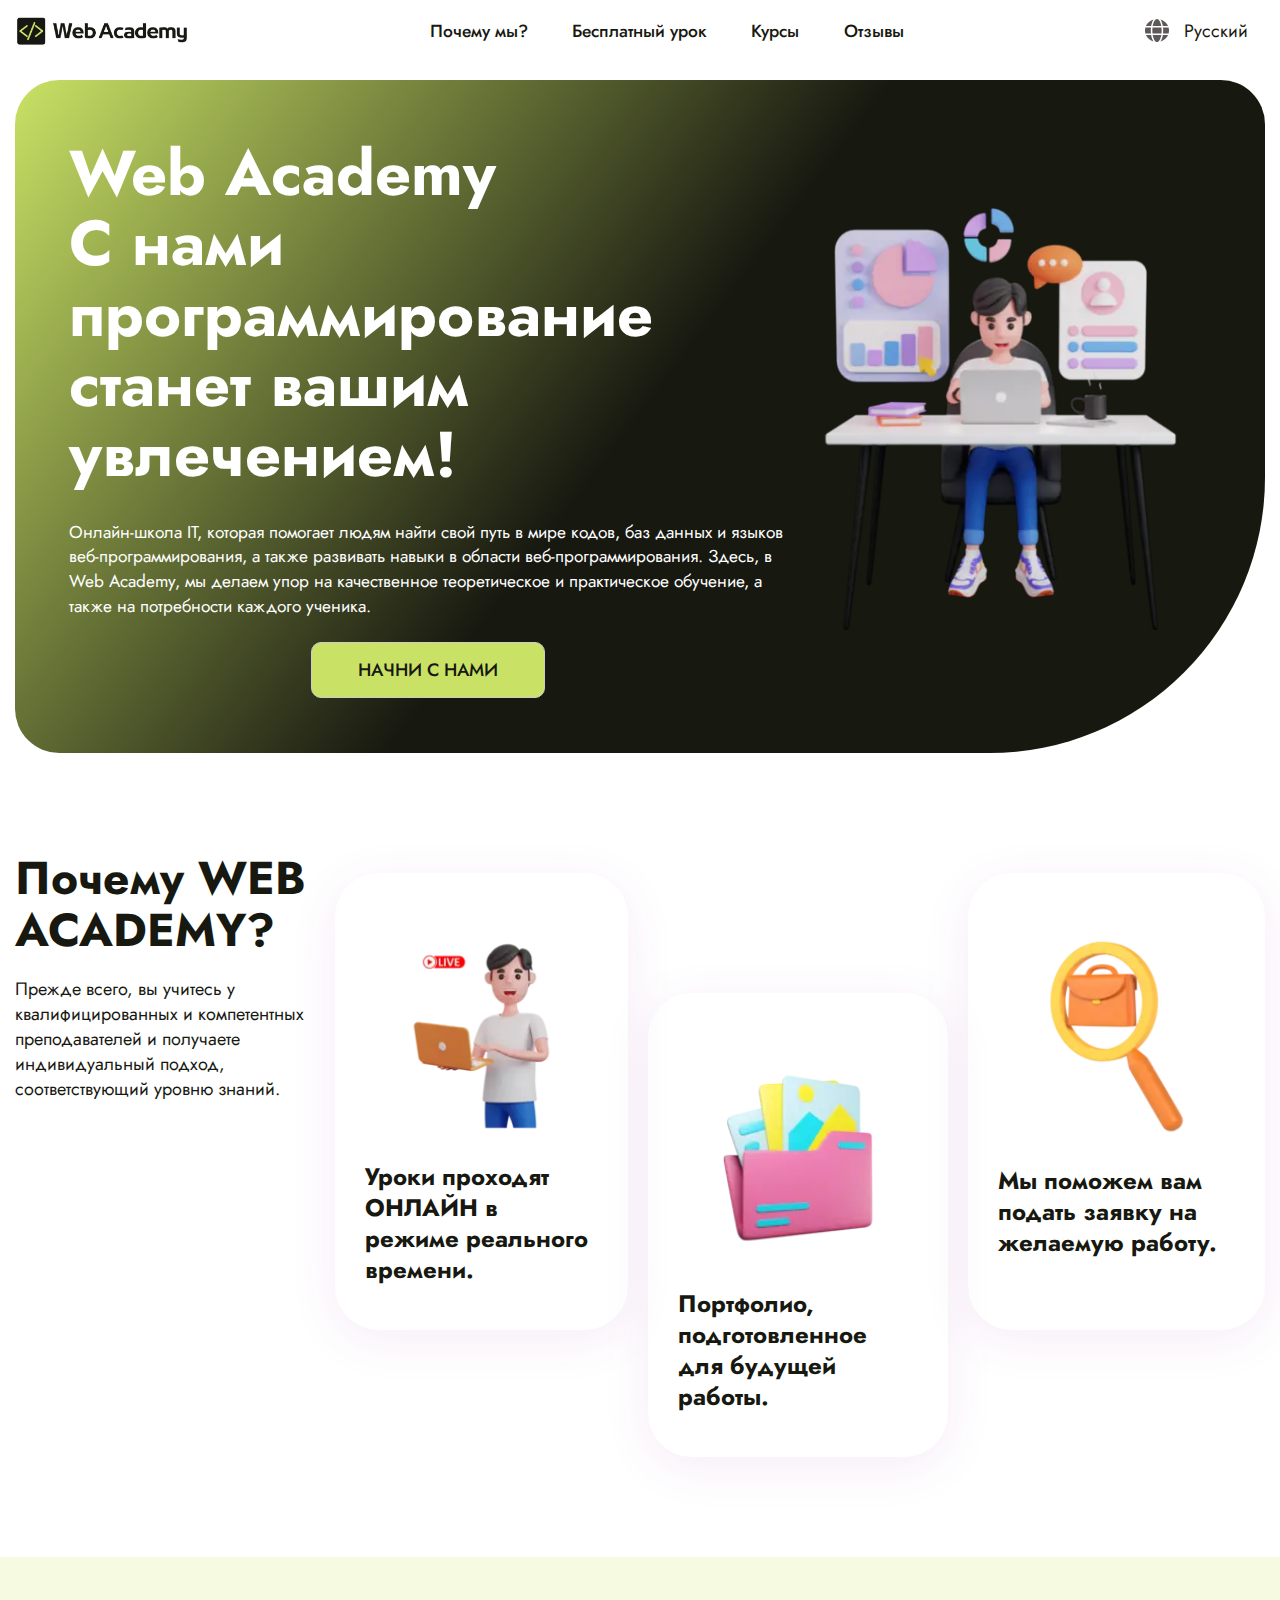
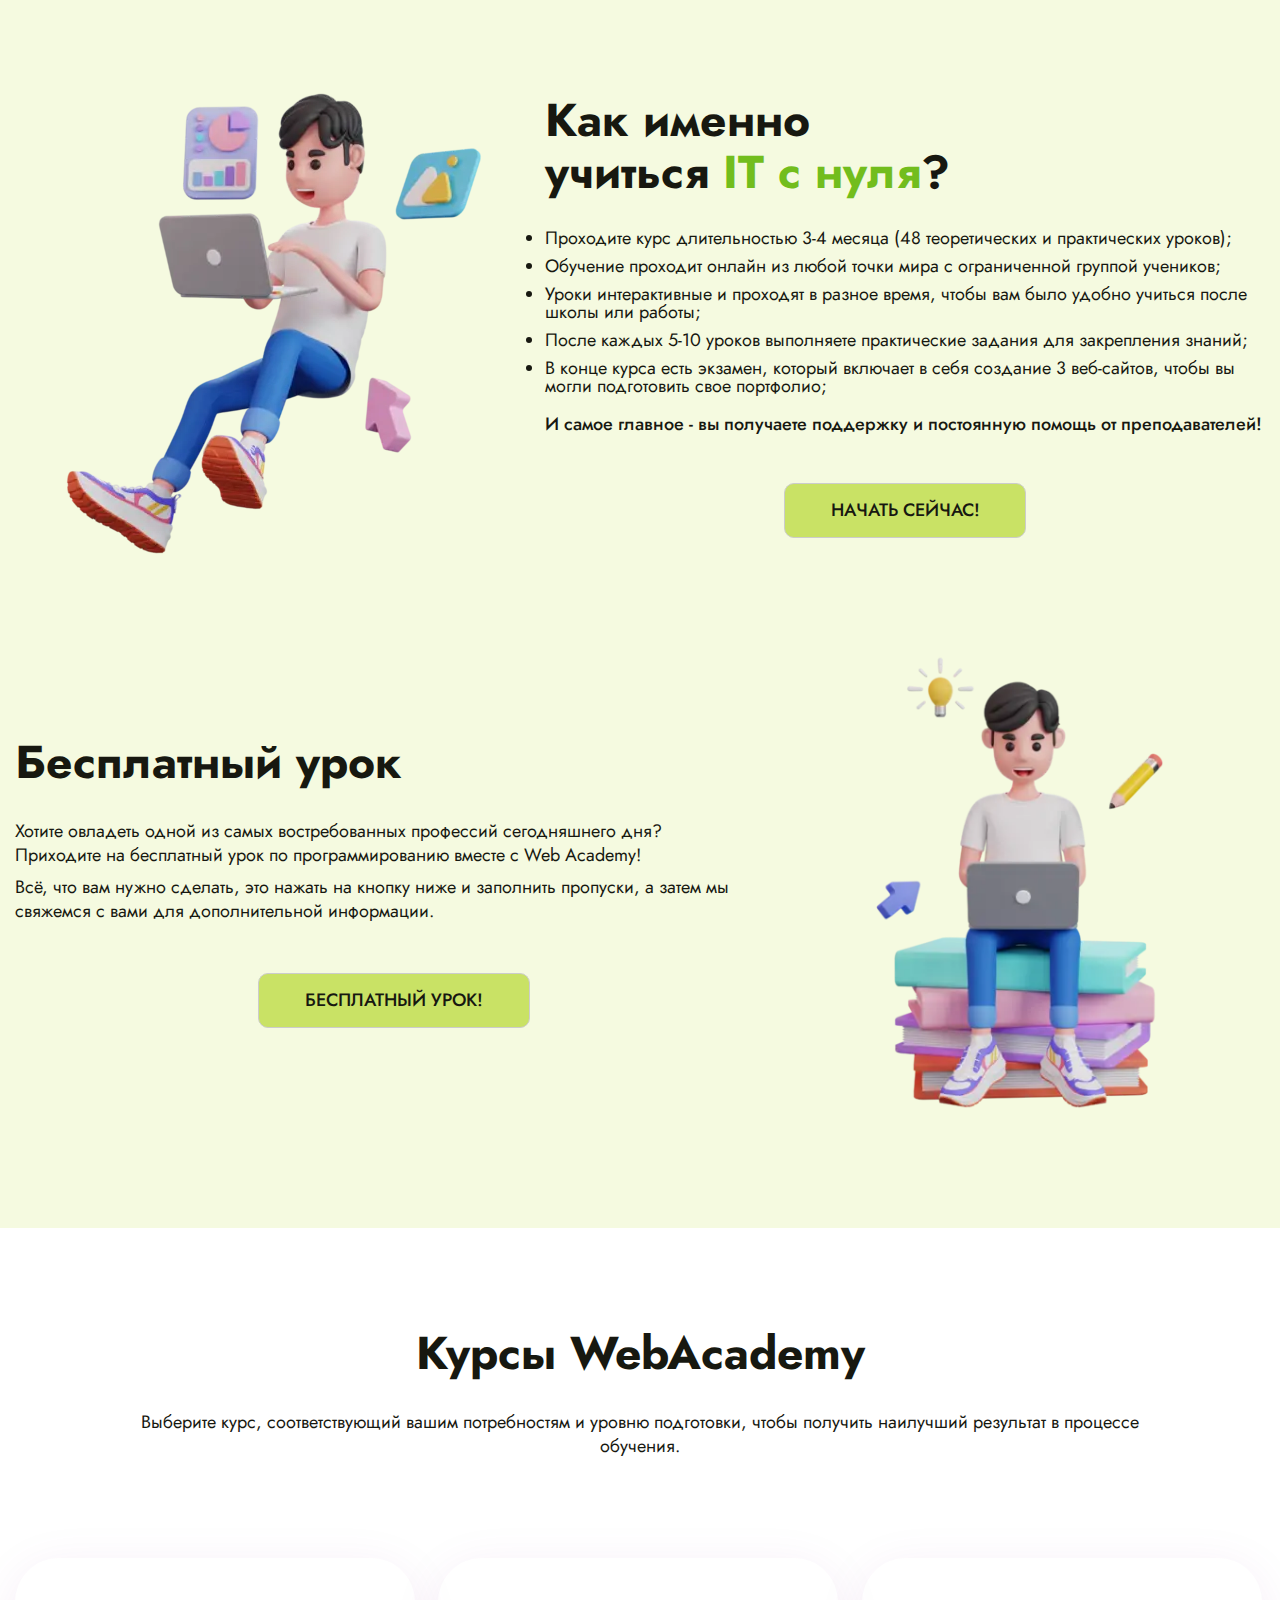
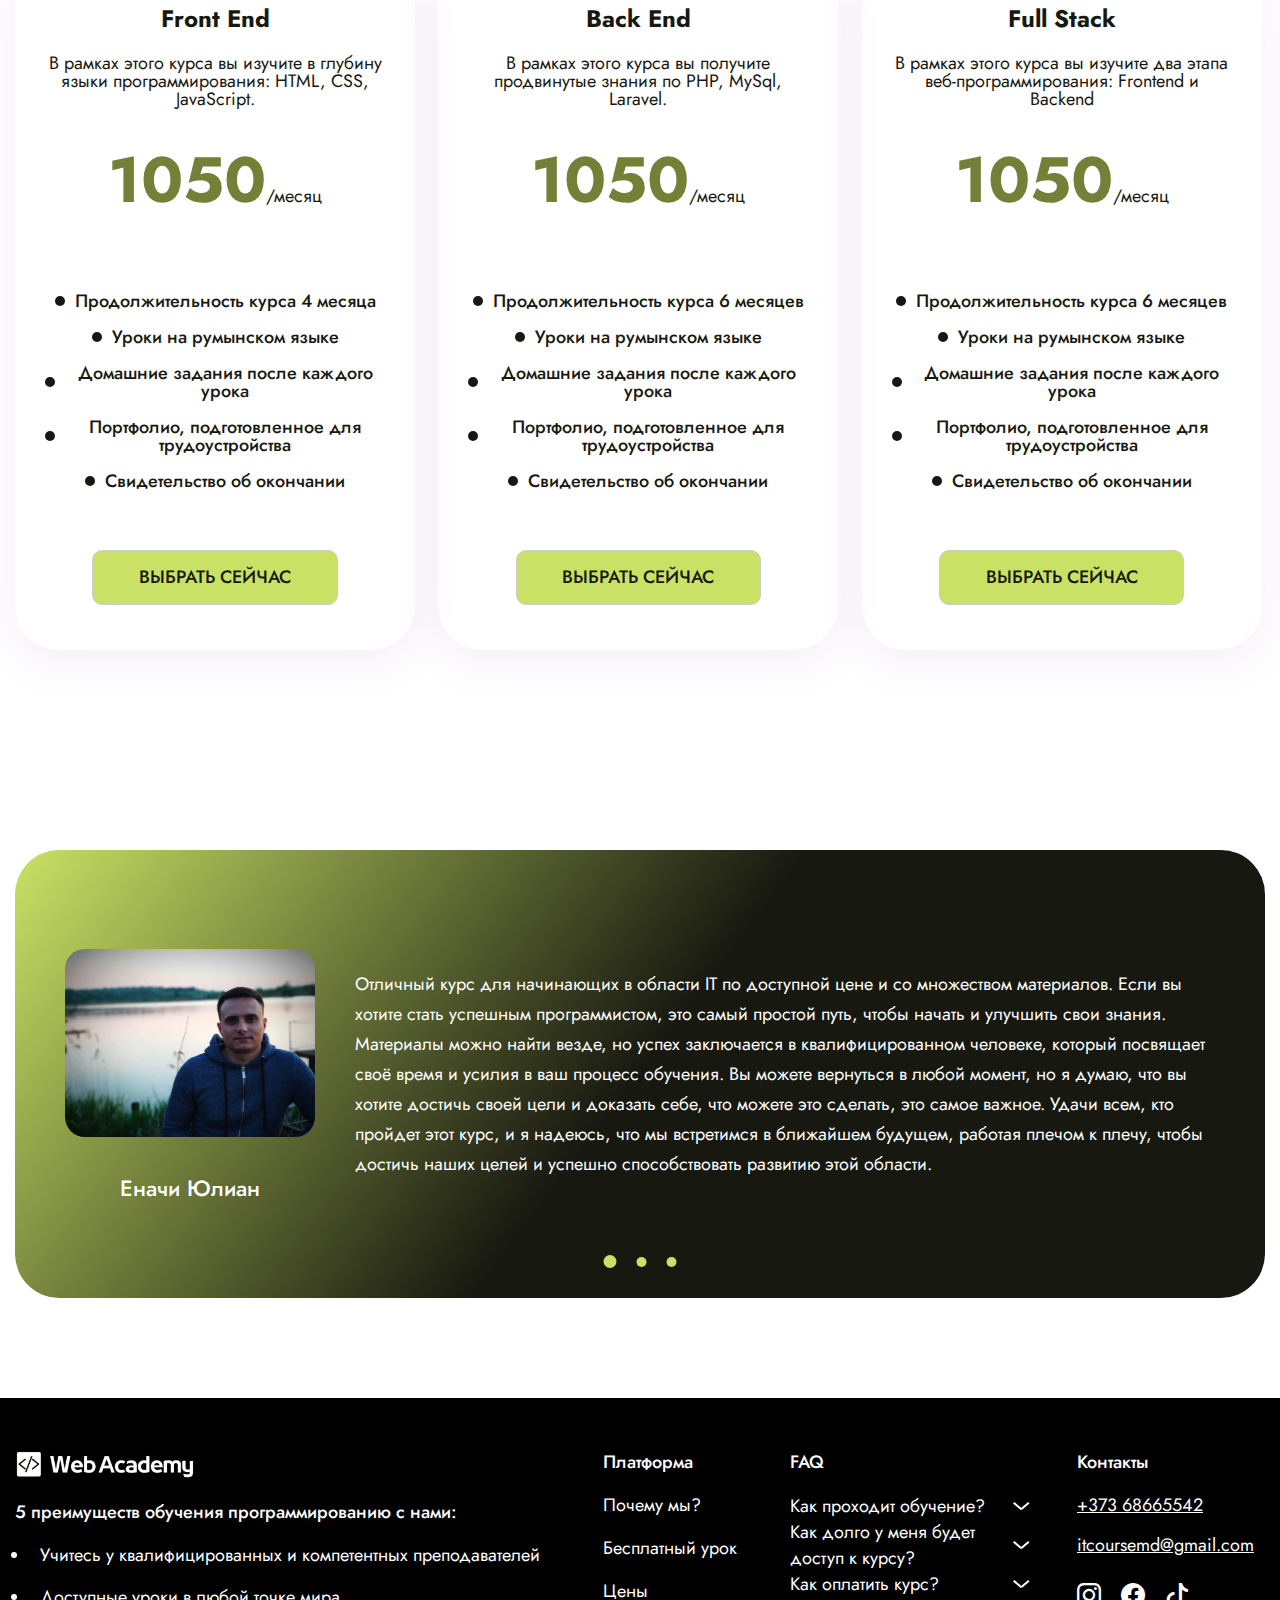
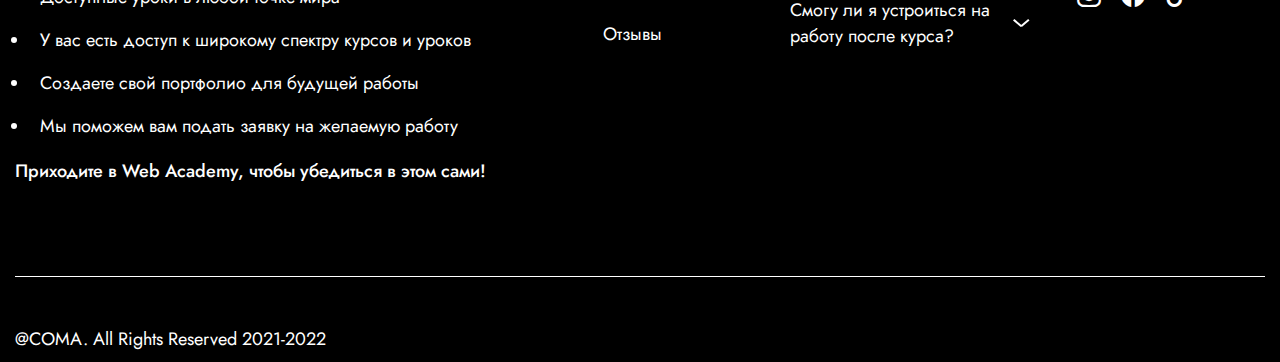
<file: ru/index.html>
<!DOCTYPE html>
<html lang="ru">

<head>
	<title>webAcademy</title>
	<meta charset="UTF-8">
	<meta name="format-detection" content="telephone=no">
	<!-- <style>body{opacity: 0;}</style> -->
	<link rel="stylesheet" href="css/style.min.css?_v=20230411123011">
	<link rel="shortcut icon" href="favicon.ico">
	<!-- <meta name="robots" content="noindex, nofollow"> -->
	<meta name="viewport" content="width=device-width, initial-scale=1.0">
</head>

<body>
	<div class="wrapper">
		<header class="header">
			<div class="header__container">
				<div class="header__logo">
					<a href="#">
						<picture>
							<source srcset="img/logo.webp" type="image/webp"><img src="img/logo.png" alt="логотип">
						</picture>
					</a>
				</div>
				<nav class="header__nav">
					<ul class="header__nav-list">
						<li class="header__nav-items"><a href="#why-us">Почему мы?</a></li>
						<li class="header__nav-items"><a href="#free-lesson">Бесплатный урок</a></li>
						<li class="header__nav-items"><a href="#plans">Курсы</a></li>
						<li class="header__nav-items"><a href="#reviews">Отзывы</a></li>
					</ul>
				</nav>
				<div class="header__lang-switcher lang-switcher">
					<button class="lang-switcher__button">
					</button>
					<ul class="lang-switcher__menu">
						<li><a href="#" class="lang-switcher__lang-link" data-lang="en" data-full-name="English"
								data-short-name="En"></a>
						</li>
						<li><a href="#" class="lang-switcher__lang-link" data-lang="ro" data-full-name="Română"
								data-short-name="Ro"></a>
						</li>
						<li><a href="#" class="lang-switcher__lang-link" data-lang="ru" data-full-name="Русский"
								data-short-name="Ру"></a>
						</li>
					</ul>
				</div>
				<div class="icon-menu "><span></span></div>
			</div>
		</header>
		<main class="pages">
			<section class="main__whe-are whe-are">
				<div class="whe-are__container">
					<div class="whe-are__gradient">
						<div class="whe-are__text-container">
							<div class="whe-are__title title">Web Academy <br> С нами программирование <br> станет вашим увлечением!
							</div>
							<div class="whe-are__description">Онлайн-школа IT, которая помогает людям найти свой путь в мире кодов,
								баз данных и
								языков веб-программирования, а также развивать навыки в области веб-программирования.
								Здесь, в Web Academy, мы делаем упор на качественное теоретическое и практическое обучение, а также на
								потребности каждого ученика.</div>
							<a href="#plans" class="whe-are__btn btn">начни с нами</a>
						</div>
						<div class="whe-are__img">
							<picture>
								<source srcset="img/whe-are.webp" type="image/webp"><img src="img/whe-are.png" alt="программист">
							</picture>
						</div>
					</div>
				</div>
			</section>
			<section class="why-us" id="why-us">
				<div class="why-us__container">
					<div class="why-us__row">
						<div class="why-us__column text-column">
							<div class="text-column__title title">
								Почему <span>WEB ACADEMY</span>?
							</div>
							<div class="text-column__description">
								Прежде всего, вы учитесь у квалифицированных и компетентных преподавателей и получаете индивидуальный
								подход, соответствующий уровню знаний.
							</div>
						</div>
						<div class="why-us__column card">
							<div class="why-us__column-img">
								<picture>
									<source srcset="img/why-us/online.webp" type="image/webp"><img src="img/why-us/online.png"
										alt="онлайн">
								</picture>
							</div>
							<div class="why-us__column-title card-title">Уроки проходят ОНЛАЙН в режиме реального времени.</div>
						</div>
						<div class="why-us__column card">
							<div class="why-us__column-img">
								<picture>
									<source srcset="img/why-us/portofoliu.webp" type="image/webp"><img src="img/why-us/portofoliu.png"
										alt="онлайн">
								</picture>
							</div>
							<div class="why-us__column-title card-title">Портфолио, подготовленное для будущей работы.</div>
						</div>
						<div class="why-us__column card">
							<div class="why-us__column-img">
								<picture>
									<source srcset="img/why-us/job.webp" type="image/webp"><img src="img/why-us/job.png" alt="онлайн">
								</picture>
							</div>
							<div class="why-us__column-title card-title">Мы поможем вам подать заявку на желаемую работу.</div>
						</div>
					</div>
				</div>
			</section>
			<section class="how-to-learn">
				<div class="how-to-learn__container">
					<div class="how-to-learn__info-block info-block">
						<div class="info-block__img">
							<picture>
								<source srcset="img/how-learn/boy.webp" type="image/webp"><img src="img/how-learn/boy.png"
									alt="boy-learn">
							</picture>
						</div>
						<div class="info-block__text-container">
							<div class="info-block__title title">
								Как именно <br> учиться <span>IT с нуля</span>?
							</div>
							<ul class="info-block__list">
								<li>
									Проходите курс длительностью 3-4 месяца (48 теоретических и практических уроков);
								</li>
								<li>
									Обучение проходит онлайн из любой точки мира с ограниченной группой учеников;
								</li>
								<li>
									Уроки интерактивные и проходят в разное время, чтобы вам было удобно учиться после школы или работы;
								</li>
								<li>
									После каждых 5-10 уроков выполняете практические задания для закрепления знаний;
								</li>
								<li>
									В конце курса есть экзамен, который включает в себя создание 3 веб-сайтов, чтобы вы могли подготовить
									свое портфолио;
								</li>
							</ul>
							<span>И самое главное - вы получаете поддержку и постоянную помощь от преподавателей!
							</span>
							<a href="#plans" class="info-block__btn btn">Начать сейчас!</a>
						</div>
					</div>
					<div class="how-to-learn__free-lesson free-lesson" id="free-lesson">
						<div class="free-lesson__text-container">
							<div class="free-lesson__title title">
								Бесплатный урок
							</div>
							<div class="free-lesson__description">
								Хотите овладеть одной из самых востребованных профессий сегодняшнего дня? <br> Приходите на бесплатный
								урок по программированию вместе с Web Academy!
								<br>
								<p> Всё, что вам нужно сделать, это нажать на кнопку ниже и заполнить пропуски, а затем мы свяжемся с
									вами для
									дополнительной информации.</p>
							</div>
							<a href="#" class="free-lesson__btn btn">бесплатный урок!</a>
						</div>
						<div class="free-lesson__img">
							<picture>
								<source srcset="img/how-learn/free-lesson.webp" type="image/webp"><img
									src="img/how-learn/free-lesson.png" alt="free-lesson">
							</picture>
						</div>
					</div>

				</div>

			</section>
			<section class="plans">
				<div class="plans__container">
					<div class="plans__description-block">
						<div class="plans__title title">Курсы WebAcademy</div>
						<div class="plans__description">Выберите курс, соответствующий вашим потребностям и уровню подготовки, чтобы
							получить наилучший результат в процессе обучения.</div>
					</div>
					<div class="plans__row" id="plans">
						<div class="plan-column card">
							<div class="plan-column__title card-title">Front End</div>
							<div class="plan-column__description">В рамках этого курса вы изучите в глубину языки программирования:
								HTML, CSS, JavaScript.</div>
							<div class="plan-column__price">1050<span>/месяц</span></div>
							<ul class="plan-column__list">
								<li class="plan-column__items">Продолжительность курса 4 месяца</li>
								<li class="plan-column__items">Уроки на румынском языке</li>
								<li class="plan-column__items">Домашние задания после каждого урока</li>
								<li class="plan-column__items">Портфолио, подготовленное для трудоустройства</li>
								<li class="plan-column__items">Свидетельство об окончании</li>
							</ul>
							<a href="#" class="plan-column__btn btn">Выбрать сейчас</a>
						</div>
						<div class="plan-column card">
							<div class="plan-column__title card-title">Back End</div>
							<div class="plan-column__description">В рамках этого курса вы получите продвинутые знания по PHP, MySql,
								Laravel.</div>
							<div class="plan-column__price">1050<span>/месяц</span></div>
							<ul class="plan-column__list">
								<li class="plan-column__items">Продолжительность курса 6 месяцев</li>
								<li class="plan-column__items">Уроки на румынском языке</li>
								<li class="plan-column__items">Домашние задания после каждого урока</li>
								<li class="plan-column__items">Портфолио, подготовленное для трудоустройства</li>
								<li class="plan-column__items">Свидетельство об окончании</li>
							</ul>
							<a href="#" class="plan-column__btn btn">Выбрать сейчас</a>
						</div>
						<div class="plan-column card">
							<div class="plan-column__title card-title">Full Stack</div>
							<div class="plan-column__description">В рамках этого курса вы изучите два этапа веб-программирования:
								Frontend и Backend</div>
							<div class="plan-column__price">1050<span>/месяц</span></div>
							<ul class="plan-column__list">
								<li class="plan-column__items">Продолжительность курса 6 месяцев</li>
								<li class="plan-column__items">Уроки на румынском языке</li>
								<li class="plan-column__items">Домашние задания после каждого урока</li>
								<li class="plan-column__items">Портфолио, подготовленное для трудоустройства</li>
								<li class="plan-column__items">Свидетельство об окончании</li>
							</ul>
							<a href="#" class="plan-column__btn btn">Выбрать сейчас</a>
						</div>
					</div>
				</div>
			</section>

			<section class="reviews" id="reviews">
				<div class="reviews__container">
					<div class="reviews__slider swiper">
						<div class="reviews__wrapper swiper-wrapper">
							<div class="reviews__slide swiper-slide">
								<div class="reviews__slide-inner">
									<div class="reviews__slide-img">
										<picture>
											<source srcset="img/reviews/1.webp" type="image/webp"><img src="img/reviews/1.jpg"
												alt="Enachi Iulian">
										</picture>
									</div>
									<div class="reviews__slide-name">Еначи Юлиан</div>
									<div class="reviews__slide-review">Отличный курс для начинающих в области IT по доступной цене и со
										множеством материалов. Если вы хотите стать успешным программистом, это самый простой путь, чтобы
										начать и улучшить свои знания. Материалы можно найти везде, но успех заключается в квалифицированном
										человеке, который посвящает своё время и усилия в ваш процесс обучения. Вы можете вернуться в любой
										момент, но я думаю, что вы хотите достичь своей цели и доказать себе, что можете это сделать, это
										самое важное. Удачи всем, кто пройдет этот курс, и я надеюсь, что мы встретимся в ближайшем будущем,
										работая плечом к плечу, чтобы достичь наших целей и успешно способствовать развитию этой области.
									</div>
								</div>
							</div>
							<div class="reviews__slide swiper-slide">
								<div class="reviews__slide-inner">
									<div class="reviews__slide-img">
										<picture>
											<source srcset="img/reviews/2.webp" type="image/webp"><img src="img/reviews/2.jpg"
												alt="Tatiana KB">
										</picture>
									</div>
									<div class="reviews__slide-name">Татьяна KB</div>
									<div class="reviews__slide-review">Я настоятельно рекомендую, вы найдете только профессионализм!</div>
								</div>
							</div>
							<div class="reviews__slide swiper-slide">
								<div class="reviews__slide-inner">
									<div class="reviews__slide-img">
										<picture>
											<source srcset="img/reviews/3.webp" type="image/webp"><img src="img/reviews/3.jpg"
												alt="Marius Cojocaru">
										</picture>
									</div>
									<div class="reviews__slide-name">Мариус Коджокару</div>
									<div class="reviews__slide-review">Приятный опыт, мне это очень помогло. С удовольствием рекомендую,
										особенно новичкам в этой области веб-разработки.</div>
								</div>
							</div>
						</div>

						<div class="swiper-pagination"></div>
					</div>
				</div>
			</section>
		</main>

		<footer class="footer">
			<div class="footer__container">
				<div class="footer__row">
					<div class="column description-column">
						<div class="description-column__logo">
							<picture>
								<source srcset="img/logo-footer.webp" type="image/webp"><img src="img/logo-footer.png" alt="logo">
							</picture>
						</div>
						<div class="description-column__description">
							<div class="description-column__description-list">
								<div class="column-titles">5 преимуществ обучения программированию с нами:</div>
								<ul>
									<li>Учитесь у квалифицированных и компетентных преподавателей</li>
									<li>Доступные уроки в любой точке мира</li>
									<li>У вас есть доступ к широкому спектру курсов и уроков</li>
									<li>Создаете свой портфолио для будущей работы</li>
									<li>Мы поможем вам подать заявку на желаемую работу</li>
								</ul>
								<span class="column-titles">Приходите в Web Academy, чтобы убедиться в этом сами!</span>
							</div>
						</div>
					</div>
					<div class="column platform-column">
						<div class="column platform-column__title column-titles">
							Платформа
						</div>
						<ul>
							<li><a href="#why-us">Почему мы?</a></li>
							<li><a href="#free-lesson">Бесплатный урок</a></li>
							<li><a href="#plans">Цены</a></li>
							<li><a href="#reviews">Отзывы</a></li>
						</ul>
					</div>
					<div class="column help-column">
						<div class="column help-column__title column-titles">
							FAQ
						</div>
						<div data-spollers data-one-spoller class="spollers">
							<div class="spollers__item">
								<button type="button" data-spoller class="spollers__title">Как проходит обучение?</button>
								<div class="spollers__body">Обучение проходит ОНЛАЙН в режиме реального времени с учителем.</div>
							</div>
						</div>
						<div data-spollers data-one-spoller class="spollers">
							<div class="spollers__item">
								<button type="button" data-spoller class="spollers__title">Как долго у меня будет доступ к
									курсу?</button>
								<div class="spollers__body">Вы будете иметь неограниченный доступ к материалам.</div>
							</div>
						</div>
						<div data-spollers data-one-spoller class="spollers">
							<div class="spollers__item">
								<button type="button" data-spoller class="spollers__title">Как оплатить курс?</button>
								<div class="spollers__body">Оплата курса производится через банковский перевод или квитанцию.</div>
							</div>
						</div>
						<div data-spollers data-one-spoller class="spollers">
							<div class="spollers__item">
								<button type="button" data-spoller class="spollers__title">Смогу ли я устроиться на работу после
									курса?</button>
								<div class="spollers__body">Да, вы получите готовый портфолио для трудоустройства.</div>
							</div>
						</div>
					</div>
					<div class="column contacts-column">
						<div class="column contacts-column__title column-titles">Контакты</div>
						<a href="tel:+37368665542" class="contacts-column__tel">+373 68665542</a>
						<a href="mailto:itcoursemd@gmail.com" class="contacts-column__adress">itcoursemd@gmail.com</a>
						<div class="contacts-column__social">
							<a href="https://www.instagram.com/webacademy.md/" target="_blank">
								<i class="bi bi-instagram"></i>
							</a>
							<a href="https://www.facebook.com/webacademy.md" target="_blank">
								<!-- <picture><source srcset="img/icons/fb.webp" type="image/webp"><img src="img/icons/fb.png" alt="fcaebook"></picture> -->
								<i class="bi bi-facebook"></i>
							</a>
							<a href="https://www.tiktok.com/@webacademy.md" target="_blank">
								<i class="bi bi-tiktok"></i>
							</a>
						</div>
					</div>
				</div>
				<div class="footer__rights">
					@COMA. All Rights Reserved 2021-2022
				</div>
			</div>
		</footer>
	</div>
	<div class="popup">
		<div class="popup__wrapper">
			<div class="popup__content">
				<span class="popup__close"></span>
				<div class="popup__form">
					<form action="submit" class="form">
						<div class="popup__title"></div>
						<div class="popup__subtitle">
							Заполните форму, и мы свяжемся с вами в ближайшее время.
						</div>
						<label for="name">
							<span class="popup__input-title">Имя, Фамилия <span>*</span></span>
							<input id="name" type="text" placeholder="Имя и Фамилия" data-required>
						</label>
						<label for="tel">
							<span class="popup__input-title">Номер телефона <span>*</span></span>
							<input id="tel" type="number" placeholder="Ваш номер телефона" data-required>
						</label>
						<label for="email">
							<span class="popup__input-title">Ваш Email <span>*</span></span>
							<input id="email" type="email" placeholder="Ваш email" data-required>
						</label>
						<div class="checkbox" data-required-check>
							<div class="popup__input-title">Откуда вы узнали о нас? <span>*</span></div>
							<div class="popup__checkboxes">
								<label for="instagram">
									<span>Instagram</span>
									<input id="instagram" type="checkbox">
								</label>
								<label for="facebook">
									<span>Facebook</span>
									<input id="facebook" type="checkbox">
								</label>
								<label for="tiktok">
									<span>TikTok</span>
									<input id="tiktok" type="checkbox">
								</label>
								<label for="google">
									<span>Google</span>
									<input id="google" type="checkbox">
								</label>
							</div>
						</div>
						<button type="submit" class="popup__form-btn btn">Отправить</button>
					</form>
				</div>
			</div>
		</div>
	</div>
	<script src="js/app.js"></script>
</body>

</html>
</file>
<file: en/css/style.min.css>
@import url(https://cdn.jsdelivr.net/npm/bootstrap-icons@1.10.3/font/bootstrap-icons.css);@import url('https://fonts.googleapis.com/css2?family=Jost:wght@400;500;700&display=swap');*{padding:0;margin:0;border:0}*,:after,:before{-webkit-box-sizing:border-box;box-sizing:border-box}body,html{height:100%;min-width:320px}body{color:#171810;line-height:1;font-family:Jost;font-size:1.125rem;-ms-text-size-adjust:100%;-moz-text-size-adjust:100%;-webkit-text-size-adjust:100%;-webkit-font-smoothing:antialiased;-moz-osx-font-smoothing:grayscale}button,input,textarea{font-family:Jost;font-size:inherit}button{cursor:pointer;color:inherit;background-color:transparent}a{color:inherit;text-decoration:none}ul li{list-style:none}img{vertical-align:top}h1,h2,h3,h4,h5,h6{font-weight:inherit;font-size:inherit}body{max-width:1920px;margin:0 auto}.lock body{overflow:hidden;-ms-touch-action:none;touch-action:none;-ms-scroll-chaining:none;overscroll-behavior:none}.wrapper{min-height:100%;display:-webkit-box;display:-ms-flexbox;display:flex;-webkit-box-orient:vertical;-webkit-box-direction:normal;-ms-flex-direction:column;flex-direction:column;overflow:hidden}@supports (overflow:clip){.wrapper{overflow:clip}}.wrapper>main{-webkit-box-flex:1;-ms-flex:1 1 auto;flex:1 1 auto}.wrapper>*{min-width:0}[class*=__container]{max-width:87.5rem;margin:0 auto;padding:0 .9375rem}.spollers{display:-ms-grid;display:grid;gap:15px}.spollers__title{width:100%;cursor:default;text-align:left;position:relative}.spollers__title:hover{color:#ccc;-webkit-transition:all .2s;-o-transition:all .2s;transition:all .2s}._spoller-init .spollers__title{cursor:pointer}._spoller-init .spollers__title::after,._spoller-init .spollers__title::before{content:"";position:absolute;right:0;top:50%;background-color:#fff;height:2px;width:10px;-webkit-transition:-webkit-transform .5s ease 0s;transition:-webkit-transform .5s ease 0s;-o-transition:transform .5s ease 0s;transition:transform .5s ease 0s;transition:transform .5s ease 0s,-webkit-transform .5s ease 0s}._spoller-init .spollers__title::before{-webkit-transform:translate(-75%,-50%) rotate(40deg);-ms-transform:translate(-75%,-50%) rotate(40deg);transform:translate(-75%,-50%) rotate(40deg)}._spoller-init .spollers__title::after{-webkit-transform:translate(0,-50%) rotate(-40deg);-ms-transform:translate(0,-50%) rotate(-40deg);transform:translate(0,-50%) rotate(-40deg)}._spoller-init .spollers__title._spoller-active::before{-webkit-transform:translateX(-75%) rotate(-40deg);-ms-transform:translateX(-75%) rotate(-40deg);transform:translateX(-75%) rotate(-40deg)}._spoller-init .spollers__title._spoller-active::after{-webkit-transform:rotate(40deg);-ms-transform:rotate(40deg);transform:rotate(40deg)}.spollers__body{margin-bottom:10px;font-size:16px;padding:10px 0;border-bottom:1px solid #eee}[class*=-ibg]{position:relative}[class*=-ibg] img{position:absolute;width:100%;height:100%;top:0;left:0;-o-object-fit:cover;object-fit:cover}[class*=-ibg_contain] img{-o-object-fit:contain;object-fit:contain}.btn{border-radius:10px;color:#171810;display:-ms-grid;display:grid;margin:0 auto;border:1px solid #ccc;border-radius:10px;font-weight:500;text-transform:uppercase;background-color:#c9e265;cursor:pointer}.btn:active{-webkit-transition:.2s;-o-transition:.2s;transition:.2s;color:#fff}.title{font-weight:700;margin-bottom:30px}.card{-webkit-box-shadow:0 10px 50px rgba(135,0,155,.08);box-shadow:0 10px 50px rgba(135,0,155,.08);padding:45px 30px}.card-title{font-weight:700}.header{background-color:#fff;-webkit-transition:all .2s;-o-transition:all .2s;transition:all .2s;position:fixed;top:0;left:0;right:0;z-index:10}.header.header-fixed{-webkit-box-shadow:0 10px 20px -15px rgba(0,0,0,.5);box-shadow:0 10px 20px -15px rgba(0,0,0,.5)}.header.header-fixed>.header__container{padding-top:0;padding-bottom:0}.header__container{display:-webkit-box;display:-ms-flexbox;display:flex;-webkit-box-pack:justify;-ms-flex-pack:justify;justify-content:space-between;-webkit-box-align:center;-ms-flex-align:center;align-items:center;padding:10px 15px;position:relative;-webkit-transition:padding .25s ease-in-out;-o-transition:padding .25s ease-in-out;transition:padding .25s ease-in-out;width:100vw;max-width:1400}.header__nav-list{display:-webkit-box;display:-ms-flexbox;display:flex;-webkit-box-pack:justify;-ms-flex-pack:justify;justify-content:space-between;line-height:14px;font-weight:500;letter-spacing:normal;-webkit-box-align:center;-ms-flex-align:center;align-items:center}.header__nav-items{text-align:center}.lang-switcher{position:relative;font-weight:400;font-size:18px;width:120px;color:#171810}.lang-switcher__button{padding:8px 8px 8px 30px;background-image:url(../img/icons/globus.svg);background-repeat:no-repeat;background-position:0 50%;background-size:20%;min-width:100%;background-color:transparent;border:none;cursor:pointer;line-height:26px}.lang-switcher__menu{background-color:#fff;visibility:hidden;opacity:0;-webkit-transition:all .2s;-o-transition:all .2s;transition:all .2s;list-style:none;margin:0;padding:10px;position:absolute;top:100%;z-index:1;left:33px}.lang-switcher__menu.active{opacity:1;-webkit-transition:all .2s;-o-transition:all .2s;transition:all .2s;visibility:visible;-webkit-box-shadow:0 25px 30px 0 rgba(138,138,138,.5);box-shadow:0 25px 30px 0 rgba(138,138,138,.5);border-radius:5px}.lang-switcher__menu li{color:#171810;display:block;margin-bottom:15px;-webkit-transition:all .2s;-o-transition:all .2s;transition:all .2s}.icon-menu.menu-open span{width:0}.icon-menu.menu-open::before{top:calc(50% - .0625rem);-webkit-transform:rotate(-45deg);-ms-transform:rotate(-45deg);transform:rotate(-45deg)}.icon-menu.menu-open::after{bottom:calc(50% - .0625rem);-webkit-transform:rotate(45deg);-ms-transform:rotate(45deg);transform:rotate(45deg)}.footer{background:#000}.footer__container{color:#fff;line-height:25px}.footer__row{display:-ms-grid;display:grid;-ms-grid-columns:(auto)[4];grid-template-columns:repeat(4,auto);border-bottom:1px solid #fff}.footer__row a:hover{color:#ccc;-webkit-transition:all .2s;-o-transition:all .2s;transition:all .2s}.footer__rights{padding:50px 0 10px}.column{min-width:140px}.column.column-titles{font-weight:500}.column-titles{font-weight:500}.description-column__description-list ul{padding-left:15px}.description-column__description-list li{padding-left:10px;list-style:disc}.description-column__description-list li:last-child{margin-bottom:20px}.description-column__logo{margin-bottom:20px}.description-column__description{margin-bottom:40px}.platform-column{min-width:auto}.help-column{width:240px}.contacts-column a{display:block;margin-bottom:15px;text-decoration:underline}.contacts-column__social{padding-top:10px;display:-webkit-box;display:-ms-flexbox;display:flex;font-size:24px}.contacts-column__social a{-webkit-transition:.2s;-o-transition:.2s;transition:.2s}.contacts-column__social a:not(:last-child){margin-right:20px}.contacts-column__social a:active{color:#ccc;-webkit-transition:.2s;-o-transition:.2s;transition:.2s}.whe-are{padding-top:80px;color:#fff}.whe-are__text-container{-ms-grid-column:1;-ms-grid-column-span:2;grid-column:1/3;min-width:370px;display:-ms-grid;display:grid}.whe-are__gradient{display:-ms-grid;display:grid;-ms-grid-columns:(auto)[3];grid-template-columns:repeat(3,auto);-webkit-box-align:center;-ms-flex-align:center;align-items:center;background:#c9e265;background:-o-linear-gradient(323deg,#c9e265 0,#171810 50%,#171810 100%);background:linear-gradient(127deg,#c9e265 0,#171810 50%,#171810 100%)}.whe-are__description{margin-bottom:24px}.whe-are__img{min-width:250px;min-height:250px}.whe-are__img img{width:100%;height:100%;-o-object-fit:cover;object-fit:cover}.why-us{padding:100px 0}.why-us__row{display:-ms-grid;display:grid;gap:20px;-webkit-box-pack:justify;-ms-flex-pack:justify;justify-content:space-between}.why-us__column{max-width:300px}.why-us__column:nth-child(2){-ms-grid-row:2;-ms-grid-row-span:8;grid-row:2/10}.why-us__column:nth-child(3){-ms-grid-row:4;-ms-grid-row-span:10;grid-row:4/span 10}.why-us__column:nth-child(4){-ms-grid-row:2;-ms-grid-row-span:8;grid-row:2/10}.why-us__column-img{width:100%;margin-bottom:10px}.why-us__column-img img{width:100%;-o-object-fit:cover;object-fit:cover}.text-column{-ms-grid-row:1;-ms-grid-row-span:9;grid-row:1/10;-webkit-box-shadow:none;box-shadow:none;border-radius:none;padding:0;min-width:300px}.text-column__title{margin-bottom:20px}.text-column__description{line-height:25px}.how-to-learn{background-color:rgba(226,241,164,.3411764706);padding:100px 0}.info-block{display:-ms-grid;display:grid;-webkit-box-align:center;-ms-flex-align:center;align-items:center;margin-bottom:60px}.info-block__img{width:100%;-ms-grid-column:1;grid-column:1}.info-block__img img{width:100%}.info-block__text-container{display:-ms-grid;display:grid;-ms-grid-column:2;-ms-grid-column-span:1;grid-column:2/3;padding-left:10px}.info-block__text-container>span{font-weight:500;display:block;margin-bottom:50px}.info-block__title span{color:#72bd1d}.info-block__list{margin-bottom:20px}.info-block__list li{list-style:disc}.info-block__list li:not(:last-child){margin-bottom:10px}.free-lesson{display:-ms-grid;display:grid;-webkit-box-align:center;-ms-flex-align:center;align-items:center}.free-lesson__text-container{display:-ms-grid;display:grid;-ms-grid-column:1;-ms-grid-column-span:1;grid-column:1/2}.free-lesson__title{font-weight:700;margin-bottom:30px}.free-lesson__description{margin-bottom:50px;line-height:24px}.free-lesson__description span{font-weight:500}.free-lesson__description p{margin-top:8px}.free-lesson__btn{border:1px solid #ccc;display:inline-block}.free-lesson__img{-ms-grid-column:3;grid-column:3;width:100%}.free-lesson__img img{width:100%}.plans{padding:100px 0}.plans__description-block{text-align:center;max-width:80%;margin:0 auto}.plans__description{line-height:24px;margin-bottom:100px}.plans__row{display:-ms-grid;display:grid;-ms-grid-columns:(auto)[3];grid-template-columns:repeat(3,auto);gap:20px}.plan-column{max-width:400px;display:-ms-grid;display:grid;text-align:center}.plan-column__title{margin-bottom:20px;text-align:center}.plan-column__description{margin-bottom:40px;text-align:center}.plan-column__price{font-size:64px;font-weight:700;color:#728137;margin-bottom:80px}.plan-column__price span{font-size:18px;color:#171810;font-weight:400}.plan-column__list{margin-bottom:60px;display:-ms-grid;display:grid}.plan-column__items{position:relative;padding-left:20px;font-weight:500;margin:0 auto;display:-ms-inline-grid;display:inline-grid}.plan-column__items::before{content:"";position:absolute;width:10px;height:10px;background-color:#171810;border-radius:50%;top:50%;-webkit-transform:translateY(-50%);-ms-transform:translateY(-50%);transform:translateY(-50%)}.plan-column__items:not(:last-child){margin-bottom:18px}.plan-column__btn{display:-ms-grid;display:grid;margin:0 auto}.reviews{padding:100px 0}.reviews__slider{background:#c9e265;background:-o-linear-gradient(323deg,#c9e265 0,#171810 50%,#171810 100%);background:linear-gradient(127deg,#c9e265 0,#171810 50%,#171810 100%);position:relative}.reviews__slide{display:-webkit-box;display:-ms-flexbox;display:flex;-webkit-box-align:center;-ms-flex-align:center;align-items:center;overflow:hidden}.reviews__slide-inner{width:100%;margin:0 auto;color:#fff;-webkit-box-align:center;-ms-flex-align:center;align-items:center;justify-items:center;display:-ms-grid;display:grid;padding:50px}.reviews__slide-img{width:250px;margin:0 0 40px 0;border-radius:20px;overflow:hidden;-ms-grid-row:2;grid-row:2}.reviews__slide-img img{width:100%;-o-object-fit:cover;object-fit:cover}.reviews__slide-name{-ms-grid-row:3;grid-row:3;font-size:22px;font-weight:500}.reviews__slide-review{line-height:30px;-ms-grid-column:2;grid-column:2;-ms-grid-row:1;-ms-grid-row-span:4;grid-row:1/5;margin-left:40px}.swiper-pagination-bullet{width:10px;height:10px;background:#c9e265;display:block;border-radius:50%;-webkit-transition:all .2s;-o-transition:all .2s;transition:all .2s}.swiper-pagination-bullet:not(:last-child){margin-right:20px}.swiper-pagination{display:-webkit-box;display:-ms-flexbox;display:flex;-webkit-box-align:center;-ms-flex-align:center;align-items:center;position:absolute;bottom:30px;left:50%;-webkit-transform:translateX(-50%);-ms-transform:translateX(-50%);transform:translateX(-50%)}.swiper-pagination-bullet.swiper-pagination-bullet-active{width:13px;height:13px;-webkit-transition:all .2s;-o-transition:all .2s;transition:all .2s}.popup__wrapper{display:-webkit-box;display:-ms-flexbox;display:flex;-webkit-box-orient:vertical;-webkit-box-direction:normal;-ms-flex-direction:column;flex-direction:column;-webkit-box-align:center;-ms-flex-align:center;align-items:center;min-height:100%;-webkit-box-flex:1;-ms-flex:1 1 auto;flex:1 1 auto;width:100%;-webkit-box-pack:center;-ms-flex-pack:center;justify-content:center;align-items:center}.popup__wrapper.popup__active{opacity:1;-webkit-transform:scale(1);-ms-transform:scale(1);transform:scale(1);-webkit-transition:all .3s;-o-transition:all .3s;transition:all .3s}.popup__content{opacity:0;-webkit-transform:scale(0);-ms-transform:scale(0);transform:scale(0);-webkit-transition:all .3s;-o-transition:all .3s;transition:all .3s;border-radius:10px;background-color:#fff;padding:50px 80px;position:relative}.popup__content.popup__active{opacity:1;-webkit-transform:scale(1);-ms-transform:scale(1);transform:scale(1);-webkit-transition:all .3s;-o-transition:all .3s;transition:all .3s}.popup__close{top:-30px;right:-100%;-webkit-transform:translateX(-100%);-ms-transform:translateX(-100%);transform:translateX(-100%);position:relative;display:inline-block;width:20px;height:20px;cursor:pointer}.popup__close::after,.popup__close::before{content:"";right:0;position:absolute;width:90%;height:2px;background-color:#171810;-webkit-transition:.2s;-o-transition:.2s;transition:.2s}.popup__close::before{top:calc(50% - 1px);-webkit-transform:rotate(-45deg);-ms-transform:rotate(-45deg);transform:rotate(-45deg)}.popup__close::after{bottom:calc(50% - 1px);-webkit-transform:rotate(45deg);-ms-transform:rotate(45deg);transform:rotate(45deg)}.popup__title{text-align:center;font-weight:700;font-size:28px;margin-bottom:20px}.popup__subtitle{font-weight:500;font-size:20px;width:70%;margin:0 auto;text-align:center;margin-bottom:20px}.popup__form form{display:-ms-grid;display:grid}.popup__form form>label{display:-ms-grid;display:grid;margin-bottom:10px;gap:5px}.popup__form form input{border:1px solid #ccc;border-radius:5px;padding:5px}.popup__form form input::-webkit-input-placeholder{color:#ccc}.popup__form form input::-moz-placeholder{color:#ccc}.popup__form form input:-ms-input-placeholder{color:#ccc}.popup__form form input::-ms-input-placeholder{color:#ccc}.popup__form form input::placeholder{color:#ccc}.popup__form form input:focus::-webkit-input-placeholder{opacity:0}.popup__form form input:focus::-moz-placeholder{opacity:0}.popup__form form input:focus:-ms-input-placeholder{opacity:0}.popup__form form input:focus::-ms-input-placeholder{opacity:0}.popup__form form input:focus::placeholder{opacity:0}.popup__form form input[type=number]{-moz-appearance:textfield}.popup__form form input[type=number]::-webkit-inner-spin-button,.popup__form form input[type=number]::-webkit-outer-spin-button{-webkit-appearance:none;margin:0}.popup__input-title span{color:red}.popup__checkboxes{display:-webkit-box;display:-ms-flexbox;display:flex;-ms-flex-wrap:wrap;flex-wrap:wrap;gap:15px;-webkit-box-pack:center;-ms-flex-pack:center;justify-content:center}.checkbox{text-align:center;padding-top:20px;margin-bottom:40px}.checkbox>.popup__input-title{font-weight:500;margin-bottom:15px}.checkbox label{display:-webkit-box;display:-ms-flexbox;display:flex;-webkit-box-align:center;-ms-flex-align:center;align-items:center;gap:10px;-webkit-box-pack:justify;-ms-flex-pack:justify;justify-content:space-between}.checkbox img{width:20px;height:20px}.popup{position:fixed;top:0;left:0;bottom:0;right:0;background-color:rgba(0,0,0,.411);z-index:10;pointer-events:none;opacity:0;visibility:hidden;-webkit-transition:all .4s;-o-transition:all .4s;transition:all .4s;border-radius:500px;overflow:auto;-webkit-transform:scale(0);-ms-transform:scale(0);transform:scale(0)}.popup.popup__active{opacity:1;visibility:visible;-webkit-transition:all .4s;-o-transition:all .4s;transition:all .4s;border-radius:0;pointer-events:auto;-webkit-transform:scale(1);-ms-transform:scale(1);transform:scale(1)}.swiper{overflow:hidden}.swiper-initialized{-ms-touch-action:pan-y;touch-action:pan-y}.swiper-wrapper{width:100%;height:100%;-webkit-box-sizing:content-box;box-sizing:content-box;display:-webkit-box;display:-ms-flexbox;display:flex;position:relative}.swiper-vertical .swiper-wrapper{-webkit-box-orient:vertical;-webkit-box-direction:normal;-ms-flex-direction:column;flex-direction:column}.swiper-autoheight .swiper-wrapper{-webkit-box-align:start;-ms-flex-align:start;align-items:flex-start}.swiper-initialized .swiper-slide{-ms-flex-negative:0;flex-shrink:0}.swiper-android .swiper-slide,.swiper-android .swiper-wrapper{-webkit-transform:translate3d(0,0,0);transform:translate3d(0,0,0)}.swiper-button-lock{display:none!important}@media (min-width:29.99875em){.icon-menu{display:none}}@media (min-width:47.9375em){.info-block__list li{font-size:1.125rem}}@media screen and (min-width:47.99875em){.popup__close{right:-110%}}@media screen and (min-width:61.99875em){.btn:hover{-webkit-transition:.2s;-o-transition:.2s;transition:.2s;color:#fff}.header__nav-items:hover{color:#7c7c7c;text-decoration:none;-webkit-transition:all .2s;-o-transition:all .2s;transition:all .2s}.lang-switcher__button:hover{text-decoration:underline}.lang-switcher__menu li:hover{color:#7c7c7c;text-decoration:none;-webkit-transition:all .2s;-o-transition:all .2s;transition:all .2s}.contacts-column__social a:hover{color:#ccc;-webkit-transform:scale(1.1);-ms-transform:scale(1.1);transform:scale(1.1);-webkit-transition:.2s;-o-transition:.2s;transition:.2s}.popup__close:hover::after,.popup__close:hover::before{background-color:rgba(0,0,0,.431372549);-webkit-transition:.2s;-o-transition:.2s;transition:.2s}}@media (min-width:61.99875em){.card-title{font-size:1.5rem}.card-title{line-height:1.9375rem}}@media (min-width:87.5em){.btn{padding-top:1.125rem}.btn{padding-bottom:1.125rem}.btn{padding-right:3rem}.btn{padding-left:3rem}.title{font-size:3rem}.title{line-height:3.375rem}.card{border-radius:3rem}.header__container{gap:.625rem}.header__logo img{width:11.25rem}.header__nav-list{gap:3rem}.header__nav-list{font-size:1.125rem}.footer__row{padding-top:3.4375rem}.footer__row{padding-bottom:3.4375rem}.footer__row{gap:2.5rem}.column.column-titles{margin-bottom:1.1875rem}.column ul>li:not(:last-child){margin-bottom:1.1875rem}.column-titles{margin-bottom:1.1875rem}.description-column{min-width:28.125rem}.description-column__logo img{max-width:11.875rem}.whe-are__gradient{padding-top:3.75rem}.whe-are__gradient{padding-bottom:3.75rem}.whe-are__gradient{padding-right:3.75rem}.whe-are__gradient{padding-left:3.75rem}.whe-are__gradient{border-top-left-radius:3rem}.whe-are__gradient{border-top-right-radius:3rem}.whe-are__gradient{border-bottom-right-radius:18.75rem}.whe-are__gradient{border-bottom-left-radius:3rem}.whe-are__title{font-size:4.375rem}.whe-are__title{line-height:4.875rem}.whe-are__description{font-size:1.125rem}.whe-are__description{line-height:1.5625rem}.free-lesson__title{font-size:3rem}.free-lesson__title{line-height:3.375rem}.reviews__slider{border-top-left-radius:3rem}.reviews__slider{border-top-right-radius:3rem}.reviews__slider{border-bottom-right-radius:3rem}.reviews__slider{border-bottom-left-radius:3rem}}@media (min-width:120em){.description-column{padding-right:3.125rem}}@media screen and (max-width:580px){.description-column{-ms-grid-column:1;-ms-grid-column-span:2;grid-column:1/3}.platform-column{-ms-grid-row:3;grid-row:3;-ms-grid-column:1;grid-column:1;margin:0 auto}.help-column{margin-bottom:20px;margin:0 auto 20px;-ms-grid-row:2;grid-row:2;-ms-grid-column:1;-ms-grid-column-span:3;grid-column:1/4;text-align:center}.contacts-column{margin:0 auto;-ms-grid-row:3;grid-row:3;-ms-grid-column:2;grid-column:2;text-align:right}.contacts-column :nth-child(4){gap:5px}.contacts-column__social{-webkit-box-pack:space-evenly;-ms-flex-pack:space-evenly;justify-content:space-evenly}}@media (max-width:25em){.card{border-radius:.9375rem}}@media (max-width:20em){.btn{padding-top:.9375rem}.btn{padding-bottom:.9375rem}.btn{padding-right:1.75rem}.btn{padding-left:1.75rem}.card-title{font-size:1.125rem}.card-title{line-height:1.375rem}.header__logo img{width:7.5rem}.footer__row{padding-top:1.875rem}.footer__row{padding-bottom:1.875rem}.footer__row{gap:.3125rem}.column.column-titles{margin-bottom:.625rem}.column ul>li:not(:last-child){margin-bottom:.5rem}.column-titles{margin-bottom:.625rem}.description-column{min-width:16.875rem}.description-column__logo img{max-width:7.5rem}.whe-are__gradient{padding-top:2.5rem}.whe-are__gradient{padding-bottom:1.25rem}.whe-are__gradient{padding-right:.625rem}.whe-are__gradient{padding-left:.625rem}.whe-are__gradient{border-top-left-radius:.9375rem}.whe-are__gradient{border-top-right-radius:.9375rem}.whe-are__gradient{border-bottom-right-radius:5rem}.whe-are__gradient{border-bottom-left-radius:.9375rem}.whe-are__description{line-height:1.375rem}.info-block__list li{font-size:1rem}.reviews__slider{border-top-left-radius:.9375rem}.reviews__slider{border-top-right-radius:.9375rem}.reviews__slider{border-bottom-right-radius:.9375rem}.reviews__slider{border-bottom-left-radius:.9375rem}}@media screen and (max-width:61.99875em){.footer__row{-ms-grid-columns:auto;grid-template-columns:auto}.description-column{-ms-grid-row:1;grid-row:1;-ms-grid-column:1;-ms-grid-column-span:3;grid-column:1/4;text-align:center;margin-bottom:20px;margin:0 auto}.why-us{padding:80px 0}.why-us__column{-ms-grid-row:2;grid-row:2}.text-column{-ms-grid-row:1;grid-row:1;-ms-grid-column:1;-ms-grid-column-span:3;grid-column:1/span 3;max-width:none;text-align:center}.text-column__description{width:80%;margin:0 auto}.plan-column__price{font-size:58px;margin-bottom:60px}.plan-column__list{margin-bottom:40px}}@media (max-width:61.875em){.description-column{padding-right:.0000000625rem}}@media screen and (max-width:61.99875em) and (max-width:20em){.text-column__title{font-size:2.125rem}}@media (max-width:47.9375em){.title{font-size:2.375rem}.title{line-height:2.625rem}.free-lesson__title{font-size:2.375rem}.free-lesson__title{line-height:2.625rem}}@media screen and (max-width:47.99875em){.lang-switcher{width:45px;margin-right:20px}.lang-switcher__button{background-size:40%;padding:5px 5px 5px 20px}.lang-switcher__menu{left:13px}.footer__rights{padding:40px 0 10px}.whe-are__container{padding:0 5px}.whe-are__text-container{grid-column:auto;-ms-grid-row:1;grid-row:1;min-width:auto}.whe-are__title{text-align:center}.whe-are__title br:not(:first-child){display:none}.whe-are__description{text-align:center}.whe-are__btn{margin:0 auto 25px}.whe-are__img{-ms-grid-row:2;grid-row:2;max-width:450px;margin:0 auto}.why-us{padding:70px 0}.why-us{padding:55px 0}.why-us__column{padding:0;display:-ms-grid;display:grid;max-width:none;-webkit-box-align:center;-ms-flex-align:center;align-items:center;margin:0 auto}.why-us__column:nth-child(2){-ms-grid-row:2;grid-row:2;margin-right:50px;padding:10px 20px 10px 0}.why-us__column:nth-child(3){-ms-grid-row:3;grid-row:3;display:-ms-grid;display:grid;padding:10px 0 10px 20px}.why-us__column:nth-child(3) .why-us__column-img{-ms-grid-column:2;grid-column:2;-ms-grid-row:1;grid-row:1}.why-us__column:nth-child(3) .why-us__column-title{-ms-grid-column:1;grid-column:1;-ms-grid-row:1;grid-row:1}.why-us__column:nth-child(4){-ms-grid-row:4;grid-row:4;padding:10px 20px 10px 0}.why-us__column-img{-ms-grid-column:1;grid-column:1}.why-us__column-title{-ms-grid-column:2;grid-column:2}.text-column{margin-bottom:20px;-ms-grid-column:1;grid-column:1;min-width:auto}.text-column__description{width:100%}.how-to-learn{padding:70px 0}.info-block__img{-ms-grid-row:2;grid-row:2;max-width:500px;margin:0 auto}.info-block__text-container>span{margin-bottom:30px}.info-block__text-container{-ms-grid-column:1;-ms-grid-column-span:1;grid-column:1/2;-ms-grid-row:1;grid-row:1}.info-block__title{text-align:center}.free-lesson__text-container{-ms-grid-row:1;grid-row:1}.free-lesson__title{text-align:center}.free-lesson__description{margin-bottom:30px;text-align:center}.free-lesson__img{-ms-grid-row:2;grid-row:2;grid-column:auto;max-width:500px;margin:0 auto}.plans{padding:70px 0}.plans__description{margin-bottom:70px}.plans__row{-ms-grid-columns:none;grid-template-columns:none;-ms-grid-rows:(auto)[3];grid-template-rows:repeat(3,auto);justify-items:center}.plan-column__price{font-size:48px;margin-bottom:40px}.plan-column__list{margin-bottom:30px}.reviews{padding:70px 0}.reviews__slide-inner{width:100%}.reviews__slide-img{margin:0 0 20px 0}.reviews__slide-name{margin-bottom:25px;padding-bottom:20px;border-bottom:1px solid #ccc;-ms-grid-row:4;grid-row:4}.reviews__slide-review{-ms-grid-row:5;grid-row:5;-ms-grid-column:1;grid-column:1;text-align:center;line-height:26px;margin-left:0}.popup__content{padding:50px 40px 30px}}@media screen and (max-width:47.99875em) and (max-width:20em){.whe-are__title{font-size:1.625rem}.whe-are__title{line-height:2.125rem}.whe-are__description{font-size:.875rem}.whe-are__description{line-height:1.375rem}}@media screen and (max-width:47.99875em) and (max-width:25em){.why-us__column:nth-child(2){margin-right:.0000000625rem}.why-us__column:nth-child(3){margin-left:.0000000625rem}.why-us__column:nth-child(4){margin-right:.0000000625rem}}@media screen and (max-width:29.99875em){.header__nav{position:absolute;right:0;top:-150vh;text-align:right;background-color:#c9e265;padding:80px 35px 15px;width:250px;height:100vh;-webkit-transition:all .2s;-o-transition:all .2s;transition:all .2s;z-index:5;overflow:auto}.header__nav.active{top:0;-webkit-transition:all .2s;-o-transition:all .2s;transition:all .2s}.header__nav-list{-webkit-box-orient:vertical;-webkit-box-direction:normal;-ms-flex-direction:column;flex-direction:column;font-size:20px;gap:20px}.lang-switcher{margin-left:auto}.footer__rights{padding:20px 0 5px}.description-column{margin:0 auto 20px;width:100%}.description-column__description{margin-bottom:20px}.why-us{padding:40px 0}.how-to-learn{padding:40px 0}.plans{padding:40px 0}.plans__description-block{max-width:none}.plans__title{font-size:36px;margin-bottom:20px}.plans__description{margin-bottom:40px}.plan-column__description{margin-bottom:20px}.plan-column__price{font-size:48px;margin-bottom:20px}.plan-column__list{margin-bottom:20px}.reviews{padding:40px 0}.popup__subtitle{width:100%}.checkbox{gap:10px}.checkbox>span{-ms-grid-row:1;grid-row:1;-ms-grid-column:1;-ms-grid-column-span:2;grid-column:1/3;margin:0}}@media (max-width:29.99875em){.icon-menu{display:block;position:relative;width:1.875rem;height:1.125rem;z-index:5}.icon-menu span,.icon-menu::after,.icon-menu::before{content:"";-webkit-transition:all .3s ease 0s;-o-transition:all .3s ease 0s;transition:all .3s ease 0s;right:0;position:absolute;width:100%;height:.125rem;background-color:#171810}.icon-menu::before{top:0}.icon-menu::after{bottom:0}.icon-menu span{top:calc(50% - .0625rem)}}@media (max-width:29.99875em) and (any-hover:none){.icon-menu{cursor:default}}@media (min-width:20em) and (max-width:87.5em){@supports (padding-top:clamp(0.9375rem ,0.8819444444rem + 0.2777777778vw ,1.125rem)){.btn{padding-top:clamp(.9375rem ,.8819444444rem + .2777777778vw ,1.125rem)}}@supports not (padding-top:clamp(0.9375rem ,0.8819444444rem + 0.2777777778vw ,1.125rem)){.btn{padding-top:calc(.9375rem + .1875 * (100vw - 20rem)/ 67.5)}}@supports (padding-bottom:clamp(0.9375rem ,0.8819444444rem + 0.2777777778vw ,1.125rem)){.btn{padding-bottom:clamp(.9375rem ,.8819444444rem + .2777777778vw ,1.125rem)}}@supports not (padding-bottom:clamp(0.9375rem ,0.8819444444rem + 0.2777777778vw ,1.125rem)){.btn{padding-bottom:calc(.9375rem + .1875 * (100vw - 20rem)/ 67.5)}}@supports (padding-right:clamp(1.75rem ,1.3796296296rem + 1.8518518519vw ,3rem)){.btn{padding-right:clamp(1.75rem ,1.3796296296rem + 1.8518518519vw ,3rem)}}@supports not (padding-right:clamp(1.75rem ,1.3796296296rem + 1.8518518519vw ,3rem)){.btn{padding-right:calc(1.75rem + 1.25 * (100vw - 20rem)/ 67.5)}}@supports (padding-left:clamp(1.75rem ,1.3796296296rem + 1.8518518519vw ,3rem)){.btn{padding-left:clamp(1.75rem ,1.3796296296rem + 1.8518518519vw ,3rem)}}@supports not (padding-left:clamp(1.75rem ,1.3796296296rem + 1.8518518519vw ,3rem)){.btn{padding-left:calc(1.75rem + 1.25 * (100vw - 20rem)/ 67.5)}}@supports (width:clamp(7.5rem ,6.3888888889rem + 5.5555555556vw ,11.25rem)){.header__logo img{width:clamp(7.5rem ,6.3888888889rem + 5.5555555556vw ,11.25rem)}}@supports not (width:clamp(7.5rem ,6.3888888889rem + 5.5555555556vw ,11.25rem)){.header__logo img{width:calc(7.5rem + 3.75 * (100vw - 20rem)/ 67.5)}}@supports (padding-top:clamp(1.875rem ,1.412037037rem + 2.3148148148vw ,3.4375rem)){.footer__row{padding-top:clamp(1.875rem ,1.412037037rem + 2.3148148148vw ,3.4375rem)}}@supports not (padding-top:clamp(1.875rem ,1.412037037rem + 2.3148148148vw ,3.4375rem)){.footer__row{padding-top:calc(1.875rem + 1.5625 * (100vw - 20rem)/ 67.5)}}@supports (padding-bottom:clamp(1.875rem ,1.412037037rem + 2.3148148148vw ,3.4375rem)){.footer__row{padding-bottom:clamp(1.875rem ,1.412037037rem + 2.3148148148vw ,3.4375rem)}}@supports not (padding-bottom:clamp(1.875rem ,1.412037037rem + 2.3148148148vw ,3.4375rem)){.footer__row{padding-bottom:calc(1.875rem + 1.5625 * (100vw - 20rem)/ 67.5)}}@supports (gap:clamp(0.3125rem ,-0.3356481481rem + 3.2407407407vw ,2.5rem)){.footer__row{gap:clamp(.3125rem ,-.3356481481rem + 3.2407407407vw ,2.5rem)}}@supports not (gap:clamp(0.3125rem ,-0.3356481481rem + 3.2407407407vw ,2.5rem)){.footer__row{gap:calc(.3125rem + 2.1875 * (100vw - 20rem)/ 67.5)}}@supports (margin-bottom:clamp(0.625rem ,0.4583333333rem + 0.8333333333vw ,1.1875rem)){.column.column-titles{margin-bottom:clamp(.625rem ,.4583333333rem + .8333333333vw ,1.1875rem)}}@supports not (margin-bottom:clamp(0.625rem ,0.4583333333rem + 0.8333333333vw ,1.1875rem)){.column.column-titles{margin-bottom:calc(.625rem + .5625 * (100vw - 20rem)/ 67.5)}}@supports (margin-bottom:clamp(0.5rem ,0.2962962963rem + 1.0185185185vw ,1.1875rem)){.column ul>li:not(:last-child){margin-bottom:clamp(.5rem ,.2962962963rem + 1.0185185185vw ,1.1875rem)}}@supports not (margin-bottom:clamp(0.5rem ,0.2962962963rem + 1.0185185185vw ,1.1875rem)){.column ul>li:not(:last-child){margin-bottom:calc(.5rem + .6875 * (100vw - 20rem)/ 67.5)}}@supports (margin-bottom:clamp(0.625rem ,0.4583333333rem + 0.8333333333vw ,1.1875rem)){.column-titles{margin-bottom:clamp(.625rem ,.4583333333rem + .8333333333vw ,1.1875rem)}}@supports not (margin-bottom:clamp(0.625rem ,0.4583333333rem + 0.8333333333vw ,1.1875rem)){.column-titles{margin-bottom:calc(.625rem + .5625 * (100vw - 20rem)/ 67.5)}}@supports (min-width:clamp(16.875rem ,13.5416666667rem + 16.6666666667vw ,28.125rem)){.description-column{min-width:clamp(16.875rem ,13.5416666667rem + 16.6666666667vw ,28.125rem)}}@supports not (min-width:clamp(16.875rem ,13.5416666667rem + 16.6666666667vw ,28.125rem)){.description-column{min-width:calc(16.875rem + 11.25 * (100vw - 20rem)/ 67.5)}}@supports (max-width:clamp(7.5rem ,6.2037037037rem + 6.4814814815vw ,11.875rem)){.description-column__logo img{max-width:clamp(7.5rem ,6.2037037037rem + 6.4814814815vw ,11.875rem)}}@supports not (max-width:clamp(7.5rem ,6.2037037037rem + 6.4814814815vw ,11.875rem)){.description-column__logo img{max-width:calc(7.5rem + 4.375 * (100vw - 20rem)/ 67.5)}}@supports (padding-top:clamp(2.5rem ,2.1296296296rem + 1.8518518519vw ,3.75rem)){.whe-are__gradient{padding-top:clamp(2.5rem ,2.1296296296rem + 1.8518518519vw ,3.75rem)}}@supports not (padding-top:clamp(2.5rem ,2.1296296296rem + 1.8518518519vw ,3.75rem)){.whe-are__gradient{padding-top:calc(2.5rem + 1.25 * (100vw - 20rem)/ 67.5)}}@supports (padding-bottom:clamp(1.25rem ,0.5092592593rem + 3.7037037037vw ,3.75rem)){.whe-are__gradient{padding-bottom:clamp(1.25rem ,.5092592593rem + 3.7037037037vw ,3.75rem)}}@supports not (padding-bottom:clamp(1.25rem ,0.5092592593rem + 3.7037037037vw ,3.75rem)){.whe-are__gradient{padding-bottom:calc(1.25rem + 2.5 * (100vw - 20rem)/ 67.5)}}@supports (padding-right:clamp(0.625rem ,-0.3009259259rem + 4.6296296296vw ,3.75rem)){.whe-are__gradient{padding-right:clamp(.625rem ,-.3009259259rem + 4.6296296296vw ,3.75rem)}}@supports not (padding-right:clamp(0.625rem ,-0.3009259259rem + 4.6296296296vw ,3.75rem)){.whe-are__gradient{padding-right:calc(.625rem + 3.125 * (100vw - 20rem)/ 67.5)}}@supports (padding-left:clamp(0.625rem ,-0.3009259259rem + 4.6296296296vw ,3.75rem)){.whe-are__gradient{padding-left:clamp(.625rem ,-.3009259259rem + 4.6296296296vw ,3.75rem)}}@supports not (padding-left:clamp(0.625rem ,-0.3009259259rem + 4.6296296296vw ,3.75rem)){.whe-are__gradient{padding-left:calc(.625rem + 3.125 * (100vw - 20rem)/ 67.5)}}@supports (border-top-left-radius:clamp(0.9375rem ,0.3263888889rem + 3.0555555556vw ,3rem)){.whe-are__gradient{border-top-left-radius:clamp(.9375rem ,.3263888889rem + 3.0555555556vw ,3rem)}}@supports not (border-top-left-radius:clamp(0.9375rem ,0.3263888889rem + 3.0555555556vw ,3rem)){.whe-are__gradient{border-top-left-radius:calc(.9375rem + 2.0625 * (100vw - 20rem)/ 67.5)}}@supports (border-top-right-radius:clamp(0.9375rem ,0.3263888889rem + 3.0555555556vw ,3rem)){.whe-are__gradient{border-top-right-radius:clamp(.9375rem ,.3263888889rem + 3.0555555556vw ,3rem)}}@supports not (border-top-right-radius:clamp(0.9375rem ,0.3263888889rem + 3.0555555556vw ,3rem)){.whe-are__gradient{border-top-right-radius:calc(.9375rem + 2.0625 * (100vw - 20rem)/ 67.5)}}@supports (border-bottom-right-radius:clamp(5rem ,0.9259259259rem + 20.3703703704vw ,18.75rem)){.whe-are__gradient{border-bottom-right-radius:clamp(5rem ,.9259259259rem + 20.3703703704vw ,18.75rem)}}@supports not (border-bottom-right-radius:clamp(5rem ,0.9259259259rem + 20.3703703704vw ,18.75rem)){.whe-are__gradient{border-bottom-right-radius:calc(5rem + 13.75 * (100vw - 20rem)/ 67.5)}}@supports (border-bottom-left-radius:clamp(0.9375rem ,0.3263888889rem + 3.0555555556vw ,3rem)){.whe-are__gradient{border-bottom-left-radius:clamp(.9375rem ,.3263888889rem + 3.0555555556vw ,3rem)}}@supports not (border-bottom-left-radius:clamp(0.9375rem ,0.3263888889rem + 3.0555555556vw ,3rem)){.whe-are__gradient{border-bottom-left-radius:calc(.9375rem + 2.0625 * (100vw - 20rem)/ 67.5)}}@supports (line-height:clamp(1.375rem ,1.3194444444rem + 0.2777777778vw ,1.5625rem)){.whe-are__description{line-height:clamp(1.375rem ,1.3194444444rem + .2777777778vw ,1.5625rem)}}@supports not (line-height:clamp(1.375rem ,1.3194444444rem + 0.2777777778vw ,1.5625rem)){.whe-are__description{line-height:calc(1.375rem + .1875 * (100vw - 20rem)/ 67.5)}}@supports (border-top-left-radius:clamp(0.9375rem ,0.3263888889rem + 3.0555555556vw ,3rem)){.reviews__slider{border-top-left-radius:clamp(.9375rem ,.3263888889rem + 3.0555555556vw ,3rem)}}@supports not (border-top-left-radius:clamp(0.9375rem ,0.3263888889rem + 3.0555555556vw ,3rem)){.reviews__slider{border-top-left-radius:calc(.9375rem + 2.0625 * (100vw - 20rem)/ 67.5)}}@supports (border-top-right-radius:clamp(0.9375rem ,0.3263888889rem + 3.0555555556vw ,3rem)){.reviews__slider{border-top-right-radius:clamp(.9375rem ,.3263888889rem + 3.0555555556vw ,3rem)}}@supports not (border-top-right-radius:clamp(0.9375rem ,0.3263888889rem + 3.0555555556vw ,3rem)){.reviews__slider{border-top-right-radius:calc(.9375rem + 2.0625 * (100vw - 20rem)/ 67.5)}}@supports (border-bottom-right-radius:clamp(0.9375rem ,0.3263888889rem + 3.0555555556vw ,3rem)){.reviews__slider{border-bottom-right-radius:clamp(.9375rem ,.3263888889rem + 3.0555555556vw ,3rem)}}@supports not (border-bottom-right-radius:clamp(0.9375rem ,0.3263888889rem + 3.0555555556vw ,3rem)){.reviews__slider{border-bottom-right-radius:calc(.9375rem + 2.0625 * (100vw - 20rem)/ 67.5)}}@supports (border-bottom-left-radius:clamp(0.9375rem ,0.3263888889rem + 3.0555555556vw ,3rem)){.reviews__slider{border-bottom-left-radius:clamp(.9375rem ,.3263888889rem + 3.0555555556vw ,3rem)}}@supports not (border-bottom-left-radius:clamp(0.9375rem ,0.3263888889rem + 3.0555555556vw ,3rem)){.reviews__slider{border-bottom-left-radius:calc(.9375rem + 2.0625 * (100vw - 20rem)/ 67.5)}}}@media (min-width:47.9375em) and (max-width:87.5em){@supports (font-size:clamp(2.375rem ,1.6176935229rem + 1.579778831vw ,3rem)){.title{font-size:clamp(2.375rem ,1.6176935229rem + 1.579778831vw ,3rem)}}@supports not (font-size:clamp(2.375rem ,1.6176935229rem + 1.579778831vw ,3rem)){.title{font-size:calc(2.375rem + .625 * (100vw - 47.9375rem)/ 39.5625)}}@supports (line-height:clamp(2.625rem ,1.7162322275rem + 1.8957345972vw ,3.375rem)){.title{line-height:clamp(2.625rem ,1.7162322275rem + 1.8957345972vw ,3.375rem)}}@supports not (line-height:clamp(2.625rem ,1.7162322275rem + 1.8957345972vw ,3.375rem)){.title{line-height:calc(2.625rem + .75 * (100vw - 47.9375rem)/ 39.5625)}}@supports (font-size:clamp(2.375rem ,1.6176935229rem + 1.579778831vw ,3rem)){.free-lesson__title{font-size:clamp(2.375rem ,1.6176935229rem + 1.579778831vw ,3rem)}}@supports not (font-size:clamp(2.375rem ,1.6176935229rem + 1.579778831vw ,3rem)){.free-lesson__title{font-size:calc(2.375rem + .625 * (100vw - 47.9375rem)/ 39.5625)}}@supports (line-height:clamp(2.625rem ,1.7162322275rem + 1.8957345972vw ,3.375rem)){.free-lesson__title{line-height:clamp(2.625rem ,1.7162322275rem + 1.8957345972vw ,3.375rem)}}@supports not (line-height:clamp(2.625rem ,1.7162322275rem + 1.8957345972vw ,3.375rem)){.free-lesson__title{line-height:calc(2.625rem + .75 * (100vw - 47.9375rem)/ 39.5625)}}}@media (min-width:25em) and (max-width:87.5em){@supports (border-radius:clamp(0.9375rem ,0.1125rem + 3.3vw ,3rem)){.card{border-radius:clamp(.9375rem ,.1125rem + 3.3vw ,3rem)}}@supports not (border-radius:clamp(0.9375rem ,0.1125rem + 3.3vw ,3rem)){.card{border-radius:calc(.9375rem + 2.0625 * (100vw - 25rem)/ 62.5)}}}@media (min-width:20em) and (max-width:61.99875em){@supports (font-size:clamp(1.125rem ,0.9464232566rem + 0.8928837168vw ,1.5rem)){.card-title{font-size:clamp(1.125rem ,.9464232566rem + .8928837168vw ,1.5rem)}}@supports not (font-size:clamp(1.125rem ,0.9464232566rem + 0.8928837168vw ,1.5rem)){.card-title{font-size:calc(1.125rem + .375 * (100vw - 20rem)/ 41.99875)}}@supports (line-height:clamp(1.375rem ,1.107134885rem + 1.3393255752vw ,1.9375rem)){.card-title{line-height:clamp(1.375rem ,1.107134885rem + 1.3393255752vw ,1.9375rem)}}@supports not (line-height:clamp(1.375rem ,1.107134885rem + 1.3393255752vw ,1.9375rem)){.card-title{line-height:calc(1.375rem + .5625 * (100vw - 20rem)/ 41.99875)}}}@media (min-width:29.99875em) and (max-width:87.5em){@supports (gap:clamp(0.3125rem ,0.1494668594rem + 0.5434664464vw ,0.625rem)){.header__container{gap:clamp(.3125rem ,.1494668594rem + .5434664464vw ,.625rem)}}@supports not (gap:clamp(0.3125rem ,0.1494668594rem + 0.5434664464vw ,0.625rem)){.header__container{gap:calc(.3125rem + .3125 * (100vw - 29.99875rem)/ 57.50125)}}@supports (gap:clamp(1.25rem ,0.3370144127rem + 3.0434120997vw ,3rem)){.header__nav-list{gap:clamp(1.25rem ,.3370144127rem + 3.0434120997vw ,3rem)}}@supports not (gap:clamp(1.25rem ,0.3370144127rem + 3.0434120997vw ,3rem)){.header__nav-list{gap:calc(1.25rem + 1.75 * (100vw - 29.99875rem)/ 57.50125)}}@supports (font-size:clamp(0.875rem ,0.7445734875rem + 0.4347731571vw ,1.125rem)){.header__nav-list{font-size:clamp(.875rem ,.7445734875rem + .4347731571vw ,1.125rem)}}@supports not (font-size:clamp(0.875rem ,0.7445734875rem + 0.4347731571vw ,1.125rem)){.header__nav-list{font-size:calc(.875rem + .25 * (100vw - 29.99875rem)/ 57.50125)}}}@media (min-width:61.875em) and (max-width:120em){@supports (padding-right:clamp(0.0000000625rem ,-3.3266127742rem + 5.3763439785vw ,3.125rem)){.description-column{padding-right:clamp(.0000000625rem ,-3.3266127742rem + 5.3763439785vw ,3.125rem)}}@supports not (padding-right:clamp(0.0000000625rem ,-3.3266127742rem + 5.3763439785vw ,3.125rem)){.description-column{padding-right:calc(.0000000625rem + 3.1249999375 * (100vw - 61.875rem)/ 58.125)}}}@media (min-width:47.993125em) and (max-width:87.5em){@supports (font-size:clamp(2.125rem ,-0.608309867rem + 5.6952112765vw ,4.375rem)){.whe-are__title{font-size:clamp(2.125rem ,-.608309867rem + 5.6952112765vw ,4.375rem)}}@supports not (font-size:clamp(2.125rem ,-0.608309867rem + 5.6952112765vw ,4.375rem)){.whe-are__title{font-size:calc(2.125rem + 2.25 * (100vw - 47.993125rem)/ 39.506875)}}@supports (line-height:clamp(2.375rem ,-0.6620109633rem + 6.3280125295vw ,4.875rem)){.whe-are__title{line-height:clamp(2.375rem ,-.6620109633rem + 6.3280125295vw ,4.875rem)}}@supports not (line-height:clamp(2.375rem ,-0.6620109633rem + 6.3280125295vw ,4.875rem)){.whe-are__title{line-height:calc(2.375rem + 2.5 * (100vw - 47.993125rem)/ 39.506875)}}@supports (font-size:clamp(0.875rem ,0.5712989037rem + 0.6328012529vw ,1.125rem)){.whe-are__description{font-size:clamp(.875rem ,.5712989037rem + .6328012529vw ,1.125rem)}}@supports not (font-size:clamp(0.875rem ,0.5712989037rem + 0.6328012529vw ,1.125rem)){.whe-are__description{font-size:calc(.875rem + .25 * (100vw - 47.993125rem)/ 39.506875)}}}@media screen and (max-width:47.99875em) and (min-width:47.9925em){.whe-are__title{font-size:3.25rem}.whe-are__title{line-height:3.75rem}.whe-are__description{font-size:1.125rem}.whe-are__description{line-height:1.5625rem}}@media screen and (max-width:47.99875em) and (min-width:20em) and (max-width:47.9925em){@supports (font-size:clamp(1.625rem ,0.4639747254rem + 5.8051263731vw ,3.25rem)){.whe-are__title{font-size:clamp(1.625rem ,.4639747254rem + 5.8051263731vw ,3.25rem)}}@supports not (font-size:clamp(1.625rem ,0.4639747254rem + 5.8051263731vw ,3.25rem)){.whe-are__title{font-size:calc(1.625rem + 1.625 * (100vw - 20rem)/ 27.9925)}}@supports (line-height:clamp(2.125rem ,0.9639747254rem + 5.8051263731vw ,3.75rem)){.whe-are__title{line-height:clamp(2.125rem ,.9639747254rem + 5.8051263731vw ,3.75rem)}}@supports not (line-height:clamp(2.125rem ,0.9639747254rem + 5.8051263731vw ,3.75rem)){.whe-are__title{line-height:calc(2.125rem + 1.625 * (100vw - 20rem)/ 27.9925)}}@supports (font-size:clamp(0.875rem ,0.696380727rem + 0.8930963651vw ,1.125rem)){.whe-are__description{font-size:clamp(.875rem ,.696380727rem + .8930963651vw ,1.125rem)}}@supports not (font-size:clamp(0.875rem ,0.696380727rem + 0.8930963651vw ,1.125rem)){.whe-are__description{font-size:calc(.875rem + .25 * (100vw - 20rem)/ 27.9925)}}@supports (line-height:clamp(1.375rem ,1.2410355452rem + 0.6698222738vw ,1.5625rem)){.whe-are__description{line-height:clamp(1.375rem ,1.2410355452rem + .6698222738vw ,1.5625rem)}}@supports not (line-height:clamp(1.375rem ,1.2410355452rem + 0.6698222738vw ,1.5625rem)){.whe-are__description{line-height:calc(1.375rem + .1875 * (100vw - 20rem)/ 27.9925)}}}@media screen and (max-width:61.99875em) and (min-width:61.99875em){.text-column__title{font-size:3rem}}@media screen and (max-width:61.99875em) and (min-width:20em) and (max-width:61.99875em){@supports (font-size:clamp(2.125rem ,1.7083209322rem + 2.0833953391vw ,3rem)){.text-column__title{font-size:clamp(2.125rem ,1.7083209322rem + 2.0833953391vw ,3rem)}}@supports not (font-size:clamp(2.125rem ,1.7083209322rem + 2.0833953391vw ,3rem)){.text-column__title{font-size:calc(2.125rem + .875 * (100vw - 20rem)/ 41.99875)}}}@media screen and (max-width:47.99875em) and (min-width:47.99875em){.why-us__column:nth-child(2){margin-right:7.5rem}.why-us__column:nth-child(3){margin-left:7.5rem}.why-us__column:nth-child(4){margin-right:7.5rem}}@media screen and (max-width:47.99875em) and (min-width:25em) and (max-width:47.99875em){@supports (margin-right:clamp(0.0000000625rem ,-8.1526168596rem + 32.6104676885vw ,7.5rem)){.why-us__column:nth-child(2){margin-right:clamp(.0000000625rem ,-8.1526168596rem + 32.6104676885vw ,7.5rem)}}@supports not (margin-right:clamp(0.0000000625rem ,-8.1526168596rem + 32.6104676885vw ,7.5rem)){.why-us__column:nth-child(2){margin-right:calc(.0000000625rem + 7.4999999375 * (100vw - 25rem)/ 22.99875)}}@supports (margin-left:clamp(0.0000000625rem ,-8.1526168596rem + 32.6104676885vw ,7.5rem)){.why-us__column:nth-child(3){margin-left:clamp(.0000000625rem ,-8.1526168596rem + 32.6104676885vw ,7.5rem)}}@supports not (margin-left:clamp(0.0000000625rem ,-8.1526168596rem + 32.6104676885vw ,7.5rem)){.why-us__column:nth-child(3){margin-left:calc(.0000000625rem + 7.4999999375 * (100vw - 25rem)/ 22.99875)}}@supports (margin-right:clamp(0.0000000625rem ,-8.1526168596rem + 32.6104676885vw ,7.5rem)){.why-us__column:nth-child(4){margin-right:clamp(.0000000625rem ,-8.1526168596rem + 32.6104676885vw ,7.5rem)}}@supports not (margin-right:clamp(0.0000000625rem ,-8.1526168596rem + 32.6104676885vw ,7.5rem)){.why-us__column:nth-child(4){margin-right:calc(.0000000625rem + 7.4999999375 * (100vw - 25rem)/ 22.99875)}}}@media (min-width:20em) and (max-width:47.9375em){@supports (font-size:clamp(1rem ,0.9105145414rem + 0.4474272931vw ,1.125rem)){.info-block__list li{font-size:clamp(1rem ,.9105145414rem + .4474272931vw ,1.125rem)}}@supports not (font-size:clamp(1rem ,0.9105145414rem + 0.4474272931vw ,1.125rem)){.info-block__list li{font-size:calc(1rem + .125 * (100vw - 20rem)/ 27.9375)}}}
</file>
<file: ro/css/style.min.css>
@import url(https://cdn.jsdelivr.net/npm/bootstrap-icons@1.10.3/font/bootstrap-icons.css);@import url('https://fonts.googleapis.com/css2?family=Jost:wght@400;500;700&display=swap');*{padding:0;margin:0;border:0}*,:after,:before{-webkit-box-sizing:border-box;box-sizing:border-box}body,html{height:100%;min-width:320px}body{color:#171810;line-height:1;font-family:Jost;font-size:1.125rem;-ms-text-size-adjust:100%;-moz-text-size-adjust:100%;-webkit-text-size-adjust:100%;-webkit-font-smoothing:antialiased;-moz-osx-font-smoothing:grayscale}button,input,textarea{font-family:Jost;font-size:inherit}button{cursor:pointer;color:inherit;background-color:transparent}a{color:inherit;text-decoration:none}ul li{list-style:none}img{vertical-align:top}h1,h2,h3,h4,h5,h6{font-weight:inherit;font-size:inherit}body{max-width:1920px;margin:0 auto}.lock body{overflow:hidden;-ms-touch-action:none;touch-action:none;-ms-scroll-chaining:none;overscroll-behavior:none}.wrapper{min-height:100%;display:-webkit-box;display:-ms-flexbox;display:flex;-webkit-box-orient:vertical;-webkit-box-direction:normal;-ms-flex-direction:column;flex-direction:column;overflow:hidden}@supports (overflow:clip){.wrapper{overflow:clip}}.wrapper>main{-webkit-box-flex:1;-ms-flex:1 1 auto;flex:1 1 auto}.wrapper>*{min-width:0}[class*=__container]{max-width:87.5rem;margin:0 auto;padding:0 .9375rem}.spollers{display:-ms-grid;display:grid;gap:15px}.spollers__title{width:100%;cursor:default;text-align:left;position:relative}.spollers__title:hover{color:#ccc;-webkit-transition:all .2s;-o-transition:all .2s;transition:all .2s}._spoller-init .spollers__title{cursor:pointer}._spoller-init .spollers__title::after,._spoller-init .spollers__title::before{content:"";position:absolute;right:0;top:50%;background-color:#fff;height:2px;width:10px;-webkit-transition:-webkit-transform .5s ease 0s;transition:-webkit-transform .5s ease 0s;-o-transition:transform .5s ease 0s;transition:transform .5s ease 0s;transition:transform .5s ease 0s,-webkit-transform .5s ease 0s}._spoller-init .spollers__title::before{-webkit-transform:translate(-75%,-50%) rotate(40deg);-ms-transform:translate(-75%,-50%) rotate(40deg);transform:translate(-75%,-50%) rotate(40deg)}._spoller-init .spollers__title::after{-webkit-transform:translate(0,-50%) rotate(-40deg);-ms-transform:translate(0,-50%) rotate(-40deg);transform:translate(0,-50%) rotate(-40deg)}._spoller-init .spollers__title._spoller-active::before{-webkit-transform:translateX(-75%) rotate(-40deg);-ms-transform:translateX(-75%) rotate(-40deg);transform:translateX(-75%) rotate(-40deg)}._spoller-init .spollers__title._spoller-active::after{-webkit-transform:rotate(40deg);-ms-transform:rotate(40deg);transform:rotate(40deg)}.spollers__body{margin-bottom:10px;font-size:16px;padding:10px 0;border-bottom:1px solid #eee}[class*=-ibg]{position:relative}[class*=-ibg] img{position:absolute;width:100%;height:100%;top:0;left:0;-o-object-fit:cover;object-fit:cover}[class*=-ibg_contain] img{-o-object-fit:contain;object-fit:contain}.btn{border-radius:10px;color:#171810;display:-ms-grid;display:grid;margin:0 auto;border:1px solid #ccc;border-radius:10px;font-weight:500;text-transform:uppercase;background-color:#c9e265;cursor:pointer}.btn:active{-webkit-transition:.2s;-o-transition:.2s;transition:.2s;color:#fff}.title{font-weight:700;margin-bottom:30px}.card{-webkit-box-shadow:0 10px 50px rgba(135,0,155,.08);box-shadow:0 10px 50px rgba(135,0,155,.08);padding:45px 30px}.card-title{font-weight:700}.header{background-color:#fff;-webkit-transition:all .2s;-o-transition:all .2s;transition:all .2s;position:fixed;top:0;left:0;right:0;z-index:10}.header.header-fixed{-webkit-box-shadow:0 10px 20px -15px rgba(0,0,0,.5);box-shadow:0 10px 20px -15px rgba(0,0,0,.5)}.header.header-fixed>.header__container{padding-top:0;padding-bottom:0}.header__container{display:-webkit-box;display:-ms-flexbox;display:flex;-webkit-box-pack:justify;-ms-flex-pack:justify;justify-content:space-between;-webkit-box-align:center;-ms-flex-align:center;align-items:center;padding:10px 15px;position:relative;-webkit-transition:padding .25s ease-in-out;-o-transition:padding .25s ease-in-out;transition:padding .25s ease-in-out;width:100vw;max-width:1400}.header__nav-list{display:-webkit-box;display:-ms-flexbox;display:flex;-webkit-box-pack:justify;-ms-flex-pack:justify;justify-content:space-between;line-height:14px;font-weight:500;letter-spacing:normal;-webkit-box-align:center;-ms-flex-align:center;align-items:center}.header__nav-items{text-align:center}.lang-switcher{position:relative;font-weight:400;font-size:18px;width:120px;color:#171810}.lang-switcher__button{padding:8px 8px 8px 30px;background-image:url(../img/icons/globus.svg);background-repeat:no-repeat;background-position:0 50%;background-size:20%;min-width:100%;background-color:transparent;border:none;cursor:pointer;line-height:26px}.lang-switcher__menu{background-color:#fff;visibility:hidden;opacity:0;-webkit-transition:all .2s;-o-transition:all .2s;transition:all .2s;list-style:none;margin:0;padding:10px;position:absolute;top:100%;z-index:1;left:33px}.lang-switcher__menu.active{opacity:1;-webkit-transition:all .2s;-o-transition:all .2s;transition:all .2s;visibility:visible;-webkit-box-shadow:0 25px 30px 0 rgba(138,138,138,.5);box-shadow:0 25px 30px 0 rgba(138,138,138,.5);border-radius:5px}.lang-switcher__menu li{color:#171810;display:block;margin-bottom:15px;-webkit-transition:all .2s;-o-transition:all .2s;transition:all .2s}.icon-menu.menu-open span{width:0}.icon-menu.menu-open::before{top:calc(50% - .0625rem);-webkit-transform:rotate(-45deg);-ms-transform:rotate(-45deg);transform:rotate(-45deg)}.icon-menu.menu-open::after{bottom:calc(50% - .0625rem);-webkit-transform:rotate(45deg);-ms-transform:rotate(45deg);transform:rotate(45deg)}.footer{background:#000}.footer__container{color:#fff;line-height:25px}.footer__row{display:-ms-grid;display:grid;-ms-grid-columns:(auto)[4];grid-template-columns:repeat(4,auto);border-bottom:1px solid #fff}.footer__row a:hover{color:#ccc;-webkit-transition:all .2s;-o-transition:all .2s;transition:all .2s}.footer__rights{padding:50px 0 10px}.column{min-width:140px}.column.column-titles{font-weight:500}.column-titles{font-weight:500}.description-column__description-list ul{padding-left:15px}.description-column__description-list li{padding-left:10px;list-style:disc}.description-column__description-list li:last-child{margin-bottom:20px}.description-column__logo{margin-bottom:20px}.description-column__description{margin-bottom:40px}.platform-column{min-width:auto}.help-column{width:240px}.contacts-column a{display:block;margin-bottom:15px;text-decoration:underline}.contacts-column__social{padding-top:10px;display:-webkit-box;display:-ms-flexbox;display:flex;font-size:24px}.contacts-column__social a{-webkit-transition:.2s;-o-transition:.2s;transition:.2s}.contacts-column__social a:not(:last-child){margin-right:20px}.contacts-column__social a:active{color:#ccc;-webkit-transition:.2s;-o-transition:.2s;transition:.2s}.whe-are{padding-top:80px;color:#fff}.whe-are__text-container{-ms-grid-column:1;-ms-grid-column-span:2;grid-column:1/3;min-width:370px;display:-ms-grid;display:grid}.whe-are__gradient{display:-ms-grid;display:grid;-ms-grid-columns:(auto)[3];grid-template-columns:repeat(3,auto);-webkit-box-align:center;-ms-flex-align:center;align-items:center;background:#c9e265;background:-o-linear-gradient(323deg,#c9e265 0,#171810 50%,#171810 100%);background:linear-gradient(127deg,#c9e265 0,#171810 50%,#171810 100%)}.whe-are__description{margin-bottom:24px}.whe-are__img{min-width:250px;min-height:250px}.whe-are__img img{width:100%;height:100%;-o-object-fit:cover;object-fit:cover}.why-us{padding:100px 0}.why-us__row{display:-ms-grid;display:grid;gap:20px;-webkit-box-pack:justify;-ms-flex-pack:justify;justify-content:space-between}.why-us__column{max-width:300px}.why-us__column:nth-child(2){-ms-grid-row:2;-ms-grid-row-span:8;grid-row:2/10}.why-us__column:nth-child(3){-ms-grid-row:4;-ms-grid-row-span:10;grid-row:4/span 10}.why-us__column:nth-child(4){-ms-grid-row:2;-ms-grid-row-span:8;grid-row:2/10}.why-us__column-img{width:100%;margin-bottom:10px}.why-us__column-img img{width:100%;-o-object-fit:cover;object-fit:cover}.text-column{-ms-grid-row:1;-ms-grid-row-span:9;grid-row:1/10;-webkit-box-shadow:none;box-shadow:none;border-radius:none;padding:0;min-width:300px}.text-column__title{margin-bottom:20px}.text-column__description{line-height:25px}.how-to-learn{background-color:rgba(226,241,164,.3411764706);padding:100px 0}.info-block{display:-ms-grid;display:grid;-webkit-box-align:center;-ms-flex-align:center;align-items:center;margin-bottom:60px}.info-block__img{width:100%;-ms-grid-column:1;grid-column:1}.info-block__img img{width:100%}.info-block__text-container{display:-ms-grid;display:grid;-ms-grid-column:2;-ms-grid-column-span:1;grid-column:2/3;padding-left:10px}.info-block__text-container>span{font-weight:500;display:block;margin-bottom:50px}.info-block__title span{color:#72bd1d}.info-block__list{margin-bottom:20px}.info-block__list li{list-style:disc}.info-block__list li:not(:last-child){margin-bottom:10px}.free-lesson{display:-ms-grid;display:grid;-webkit-box-align:center;-ms-flex-align:center;align-items:center}.free-lesson__text-container{display:-ms-grid;display:grid;-ms-grid-column:1;-ms-grid-column-span:1;grid-column:1/2}.free-lesson__title{font-weight:700;margin-bottom:30px}.free-lesson__description{margin-bottom:50px;line-height:24px}.free-lesson__description span{font-weight:500}.free-lesson__description p{margin-top:8px}.free-lesson__btn{border:1px solid #ccc;display:inline-block}.free-lesson__img{-ms-grid-column:3;grid-column:3;width:100%}.free-lesson__img img{width:100%}.plans{padding:100px 0}.plans__description-block{text-align:center;max-width:80%;margin:0 auto}.plans__description{line-height:24px;margin-bottom:100px}.plans__row{display:-ms-grid;display:grid;-ms-grid-columns:(auto)[3];grid-template-columns:repeat(3,auto);gap:20px}.plan-column{max-width:400px;display:-ms-grid;display:grid;text-align:center}.plan-column__title{margin-bottom:20px;text-align:center}.plan-column__description{margin-bottom:40px;text-align:center}.plan-column__price{font-size:64px;font-weight:700;color:#728137;margin-bottom:80px}.plan-column__price span{font-size:18px;color:#171810;font-weight:400}.plan-column__list{margin-bottom:60px;display:-ms-grid;display:grid}.plan-column__items{position:relative;padding-left:20px;font-weight:500;margin:0 auto;display:-ms-inline-grid;display:inline-grid}.plan-column__items::before{content:"";position:absolute;width:10px;height:10px;background-color:#171810;border-radius:50%;top:50%;-webkit-transform:translateY(-50%);-ms-transform:translateY(-50%);transform:translateY(-50%)}.plan-column__items:not(:last-child){margin-bottom:18px}.plan-column__btn{display:-ms-grid;display:grid;margin:0 auto}.reviews{padding:100px 0}.reviews__slider{background:#c9e265;background:-o-linear-gradient(323deg,#c9e265 0,#171810 50%,#171810 100%);background:linear-gradient(127deg,#c9e265 0,#171810 50%,#171810 100%);position:relative}.reviews__slide{display:-webkit-box;display:-ms-flexbox;display:flex;-webkit-box-align:center;-ms-flex-align:center;align-items:center;overflow:hidden}.reviews__slide-inner{width:100%;margin:0 auto;color:#fff;-webkit-box-align:center;-ms-flex-align:center;align-items:center;justify-items:center;display:-ms-grid;display:grid;padding:50px}.reviews__slide-img{width:250px;margin:0 0 40px 0;border-radius:20px;overflow:hidden;-ms-grid-row:2;grid-row:2}.reviews__slide-img img{width:100%;-o-object-fit:cover;object-fit:cover}.reviews__slide-name{-ms-grid-row:3;grid-row:3;font-size:22px;font-weight:500}.reviews__slide-review{line-height:30px;-ms-grid-column:2;grid-column:2;-ms-grid-row:1;-ms-grid-row-span:4;grid-row:1/5;margin-left:40px}.swiper-pagination-bullet{width:10px;height:10px;background:#c9e265;display:block;border-radius:50%;-webkit-transition:all .2s;-o-transition:all .2s;transition:all .2s}.swiper-pagination-bullet:not(:last-child){margin-right:20px}.swiper-pagination{display:-webkit-box;display:-ms-flexbox;display:flex;-webkit-box-align:center;-ms-flex-align:center;align-items:center;position:absolute;bottom:30px;left:50%;-webkit-transform:translateX(-50%);-ms-transform:translateX(-50%);transform:translateX(-50%)}.swiper-pagination-bullet.swiper-pagination-bullet-active{width:13px;height:13px;-webkit-transition:all .2s;-o-transition:all .2s;transition:all .2s}.popup__wrapper{display:-webkit-box;display:-ms-flexbox;display:flex;-webkit-box-orient:vertical;-webkit-box-direction:normal;-ms-flex-direction:column;flex-direction:column;-webkit-box-align:center;-ms-flex-align:center;align-items:center;min-height:100%;-webkit-box-flex:1;-ms-flex:1 1 auto;flex:1 1 auto;width:100%;-webkit-box-pack:center;-ms-flex-pack:center;justify-content:center;align-items:center}.popup__wrapper.popup__active{opacity:1;-webkit-transform:scale(1);-ms-transform:scale(1);transform:scale(1);-webkit-transition:all .3s;-o-transition:all .3s;transition:all .3s}.popup__content{opacity:0;-webkit-transform:scale(0);-ms-transform:scale(0);transform:scale(0);-webkit-transition:all .3s;-o-transition:all .3s;transition:all .3s;border-radius:10px;background-color:#fff;padding:50px 80px;position:relative}.popup__content.popup__active{opacity:1;-webkit-transform:scale(1);-ms-transform:scale(1);transform:scale(1);-webkit-transition:all .3s;-o-transition:all .3s;transition:all .3s}.popup__close{top:-30px;right:-100%;-webkit-transform:translateX(-100%);-ms-transform:translateX(-100%);transform:translateX(-100%);position:relative;display:inline-block;width:20px;height:20px;cursor:pointer}.popup__close::after,.popup__close::before{content:"";right:0;position:absolute;width:90%;height:2px;background-color:#171810;-webkit-transition:.2s;-o-transition:.2s;transition:.2s}.popup__close::before{top:calc(50% - 1px);-webkit-transform:rotate(-45deg);-ms-transform:rotate(-45deg);transform:rotate(-45deg)}.popup__close::after{bottom:calc(50% - 1px);-webkit-transform:rotate(45deg);-ms-transform:rotate(45deg);transform:rotate(45deg)}.popup__title{text-align:center;font-weight:700;font-size:28px;margin-bottom:20px}.popup__subtitle{font-weight:500;font-size:20px;width:70%;margin:0 auto;text-align:center;margin-bottom:20px}.popup__form form{display:-ms-grid;display:grid}.popup__form form>label{display:-ms-grid;display:grid;margin-bottom:10px;gap:5px}.popup__form form input{border:1px solid #ccc;border-radius:5px;padding:5px}.popup__form form input::-webkit-input-placeholder{color:#ccc}.popup__form form input::-moz-placeholder{color:#ccc}.popup__form form input:-ms-input-placeholder{color:#ccc}.popup__form form input::-ms-input-placeholder{color:#ccc}.popup__form form input::placeholder{color:#ccc}.popup__form form input:focus::-webkit-input-placeholder{opacity:0}.popup__form form input:focus::-moz-placeholder{opacity:0}.popup__form form input:focus:-ms-input-placeholder{opacity:0}.popup__form form input:focus::-ms-input-placeholder{opacity:0}.popup__form form input:focus::placeholder{opacity:0}.popup__form form input[type=number]{-moz-appearance:textfield}.popup__form form input[type=number]::-webkit-inner-spin-button,.popup__form form input[type=number]::-webkit-outer-spin-button{-webkit-appearance:none;margin:0}.popup__input-title span{color:red}.popup__checkboxes{display:-webkit-box;display:-ms-flexbox;display:flex;-ms-flex-wrap:wrap;flex-wrap:wrap;gap:15px;-webkit-box-pack:center;-ms-flex-pack:center;justify-content:center}.checkbox{text-align:center;padding-top:20px;margin-bottom:40px}.checkbox>.popup__input-title{font-weight:500;margin-bottom:15px}.checkbox label{display:-webkit-box;display:-ms-flexbox;display:flex;-webkit-box-align:center;-ms-flex-align:center;align-items:center;gap:10px;-webkit-box-pack:justify;-ms-flex-pack:justify;justify-content:space-between}.checkbox img{width:20px;height:20px}.popup{position:fixed;top:0;left:0;bottom:0;right:0;background-color:rgba(0,0,0,.411);z-index:10;pointer-events:none;opacity:0;visibility:hidden;-webkit-transition:all .4s;-o-transition:all .4s;transition:all .4s;border-radius:500px;overflow:auto;-webkit-transform:scale(0);-ms-transform:scale(0);transform:scale(0)}.popup.popup__active{opacity:1;visibility:visible;-webkit-transition:all .4s;-o-transition:all .4s;transition:all .4s;border-radius:0;pointer-events:auto;-webkit-transform:scale(1);-ms-transform:scale(1);transform:scale(1)}.swiper{overflow:hidden}.swiper-initialized{-ms-touch-action:pan-y;touch-action:pan-y}.swiper-wrapper{width:100%;height:100%;-webkit-box-sizing:content-box;box-sizing:content-box;display:-webkit-box;display:-ms-flexbox;display:flex;position:relative}.swiper-vertical .swiper-wrapper{-webkit-box-orient:vertical;-webkit-box-direction:normal;-ms-flex-direction:column;flex-direction:column}.swiper-autoheight .swiper-wrapper{-webkit-box-align:start;-ms-flex-align:start;align-items:flex-start}.swiper-initialized .swiper-slide{-ms-flex-negative:0;flex-shrink:0}.swiper-android .swiper-slide,.swiper-android .swiper-wrapper{-webkit-transform:translate3d(0,0,0);transform:translate3d(0,0,0)}.swiper-button-lock{display:none!important}@media (min-width:29.99875em){.icon-menu{display:none}}@media (min-width:47.9375em){.info-block__list li{font-size:1.125rem}}@media screen and (min-width:47.99875em){.popup__close{right:-110%}}@media screen and (min-width:61.99875em){.btn:hover{-webkit-transition:.2s;-o-transition:.2s;transition:.2s;color:#fff}.header__nav-items:hover{color:#7c7c7c;text-decoration:none;-webkit-transition:all .2s;-o-transition:all .2s;transition:all .2s}.lang-switcher__button:hover{text-decoration:underline}.lang-switcher__menu li:hover{color:#7c7c7c;text-decoration:none;-webkit-transition:all .2s;-o-transition:all .2s;transition:all .2s}.contacts-column__social a:hover{color:#ccc;-webkit-transform:scale(1.1);-ms-transform:scale(1.1);transform:scale(1.1);-webkit-transition:.2s;-o-transition:.2s;transition:.2s}.popup__close:hover::after,.popup__close:hover::before{background-color:rgba(0,0,0,.431372549);-webkit-transition:.2s;-o-transition:.2s;transition:.2s}}@media (min-width:61.99875em){.card-title{font-size:1.5rem}.card-title{line-height:1.9375rem}}@media (min-width:87.5em){.btn{padding-top:1.125rem}.btn{padding-bottom:1.125rem}.btn{padding-right:3rem}.btn{padding-left:3rem}.title{font-size:3rem}.title{line-height:3.375rem}.card{border-radius:3rem}.header__container{gap:.625rem}.header__logo img{width:11.25rem}.header__nav-list{gap:3rem}.header__nav-list{font-size:1.125rem}.footer__row{padding-top:3.4375rem}.footer__row{padding-bottom:3.4375rem}.footer__row{gap:2.5rem}.column.column-titles{margin-bottom:1.1875rem}.column ul>li:not(:last-child){margin-bottom:1.1875rem}.column-titles{margin-bottom:1.1875rem}.description-column{min-width:28.125rem}.description-column__logo img{max-width:11.875rem}.whe-are__gradient{padding-top:3.75rem}.whe-are__gradient{padding-bottom:3.75rem}.whe-are__gradient{padding-right:3.75rem}.whe-are__gradient{padding-left:3.75rem}.whe-are__gradient{border-top-left-radius:3rem}.whe-are__gradient{border-top-right-radius:3rem}.whe-are__gradient{border-bottom-right-radius:18.75rem}.whe-are__gradient{border-bottom-left-radius:3rem}.whe-are__title{font-size:4.375rem}.whe-are__title{line-height:4.875rem}.whe-are__description{font-size:1.125rem}.whe-are__description{line-height:1.5625rem}.free-lesson__title{font-size:3rem}.free-lesson__title{line-height:3.375rem}.reviews__slider{border-top-left-radius:3rem}.reviews__slider{border-top-right-radius:3rem}.reviews__slider{border-bottom-right-radius:3rem}.reviews__slider{border-bottom-left-radius:3rem}}@media (min-width:120em){.description-column{padding-right:3.125rem}}@media screen and (max-width:580px){.description-column{-ms-grid-column:1;-ms-grid-column-span:2;grid-column:1/3}.platform-column{-ms-grid-row:3;grid-row:3;-ms-grid-column:1;grid-column:1;margin:0 auto}.help-column{margin-bottom:20px;margin:0 auto 20px;-ms-grid-row:2;grid-row:2;-ms-grid-column:1;-ms-grid-column-span:3;grid-column:1/4;text-align:center}.contacts-column{margin:0 auto;-ms-grid-row:3;grid-row:3;-ms-grid-column:2;grid-column:2;text-align:right}.contacts-column :nth-child(4){gap:5px}.contacts-column__social{-webkit-box-pack:space-evenly;-ms-flex-pack:space-evenly;justify-content:space-evenly}}@media (max-width:25em){.card{border-radius:.9375rem}}@media (max-width:20em){.btn{padding-top:.9375rem}.btn{padding-bottom:.9375rem}.btn{padding-right:1.75rem}.btn{padding-left:1.75rem}.card-title{font-size:1.125rem}.card-title{line-height:1.375rem}.header__logo img{width:7.5rem}.footer__row{padding-top:1.875rem}.footer__row{padding-bottom:1.875rem}.footer__row{gap:.3125rem}.column.column-titles{margin-bottom:.625rem}.column ul>li:not(:last-child){margin-bottom:.5rem}.column-titles{margin-bottom:.625rem}.description-column{min-width:16.875rem}.description-column__logo img{max-width:7.5rem}.whe-are__gradient{padding-top:2.5rem}.whe-are__gradient{padding-bottom:1.25rem}.whe-are__gradient{padding-right:.625rem}.whe-are__gradient{padding-left:.625rem}.whe-are__gradient{border-top-left-radius:.9375rem}.whe-are__gradient{border-top-right-radius:.9375rem}.whe-are__gradient{border-bottom-right-radius:5rem}.whe-are__gradient{border-bottom-left-radius:.9375rem}.whe-are__description{line-height:1.375rem}.info-block__list li{font-size:1rem}.reviews__slider{border-top-left-radius:.9375rem}.reviews__slider{border-top-right-radius:.9375rem}.reviews__slider{border-bottom-right-radius:.9375rem}.reviews__slider{border-bottom-left-radius:.9375rem}}@media screen and (max-width:61.99875em){.footer__row{-ms-grid-columns:auto;grid-template-columns:auto}.description-column{-ms-grid-row:1;grid-row:1;-ms-grid-column:1;-ms-grid-column-span:3;grid-column:1/4;text-align:center;margin-bottom:20px;margin:0 auto}.why-us{padding:80px 0}.why-us__column{-ms-grid-row:2;grid-row:2}.text-column{-ms-grid-row:1;grid-row:1;-ms-grid-column:1;-ms-grid-column-span:3;grid-column:1/span 3;max-width:none;text-align:center}.text-column__description{width:80%;margin:0 auto}.plan-column__price{font-size:58px;margin-bottom:60px}.plan-column__list{margin-bottom:40px}}@media (max-width:61.875em){.description-column{padding-right:.0000000625rem}}@media screen and (max-width:61.99875em) and (max-width:20em){.text-column__title{font-size:2.125rem}}@media (max-width:47.9375em){.title{font-size:2.375rem}.title{line-height:2.625rem}.free-lesson__title{font-size:2.375rem}.free-lesson__title{line-height:2.625rem}}@media screen and (max-width:47.99875em){.lang-switcher{width:45px;margin-right:20px}.lang-switcher__button{background-size:40%;padding:5px 5px 5px 20px}.lang-switcher__menu{left:13px}.footer__rights{padding:40px 0 10px}.whe-are__container{padding:0 5px}.whe-are__text-container{grid-column:auto;-ms-grid-row:1;grid-row:1;min-width:auto}.whe-are__title{text-align:center}.whe-are__title br:not(:first-child){display:none}.whe-are__description{text-align:center}.whe-are__btn{margin:0 auto 25px}.whe-are__img{-ms-grid-row:2;grid-row:2;max-width:450px;margin:0 auto}.why-us{padding:70px 0}.why-us{padding:55px 0}.why-us__column{padding:0;display:-ms-grid;display:grid;max-width:none;-webkit-box-align:center;-ms-flex-align:center;align-items:center;margin:0 auto}.why-us__column:nth-child(2){-ms-grid-row:2;grid-row:2;margin-right:50px;padding:10px 20px 10px 0}.why-us__column:nth-child(3){-ms-grid-row:3;grid-row:3;display:-ms-grid;display:grid;padding:10px 0 10px 20px}.why-us__column:nth-child(3) .why-us__column-img{-ms-grid-column:2;grid-column:2;-ms-grid-row:1;grid-row:1}.why-us__column:nth-child(3) .why-us__column-title{-ms-grid-column:1;grid-column:1;-ms-grid-row:1;grid-row:1}.why-us__column:nth-child(4){-ms-grid-row:4;grid-row:4;padding:10px 20px 10px 0}.why-us__column-img{-ms-grid-column:1;grid-column:1}.why-us__column-title{-ms-grid-column:2;grid-column:2}.text-column{margin-bottom:20px;-ms-grid-column:1;grid-column:1;min-width:auto}.text-column__description{width:100%}.how-to-learn{padding:70px 0}.info-block__img{-ms-grid-row:2;grid-row:2;max-width:500px;margin:0 auto}.info-block__text-container>span{margin-bottom:30px}.info-block__text-container{-ms-grid-column:1;-ms-grid-column-span:1;grid-column:1/2;-ms-grid-row:1;grid-row:1}.info-block__title{text-align:center}.free-lesson__text-container{-ms-grid-row:1;grid-row:1}.free-lesson__title{text-align:center}.free-lesson__description{margin-bottom:30px;text-align:center}.free-lesson__img{-ms-grid-row:2;grid-row:2;grid-column:auto;max-width:500px;margin:0 auto}.plans{padding:70px 0}.plans__description{margin-bottom:70px}.plans__row{-ms-grid-columns:none;grid-template-columns:none;-ms-grid-rows:(auto)[3];grid-template-rows:repeat(3,auto);justify-items:center}.plan-column__price{font-size:48px;margin-bottom:40px}.plan-column__list{margin-bottom:30px}.reviews{padding:70px 0}.reviews__slide-inner{width:100%}.reviews__slide-img{margin:0 0 20px 0}.reviews__slide-name{margin-bottom:25px;padding-bottom:20px;border-bottom:1px solid #ccc;-ms-grid-row:4;grid-row:4}.reviews__slide-review{-ms-grid-row:5;grid-row:5;-ms-grid-column:1;grid-column:1;text-align:center;line-height:26px;margin-left:0}.popup__content{padding:50px 40px 30px}}@media screen and (max-width:47.99875em) and (max-width:20em){.whe-are__title{font-size:1.625rem}.whe-are__title{line-height:2.125rem}.whe-are__description{font-size:.875rem}.whe-are__description{line-height:1.375rem}}@media screen and (max-width:47.99875em) and (max-width:25em){.why-us__column:nth-child(2){margin-right:.0000000625rem}.why-us__column:nth-child(3){margin-left:.0000000625rem}.why-us__column:nth-child(4){margin-right:.0000000625rem}}@media screen and (max-width:29.99875em){.header__nav{position:absolute;right:0;top:-150vh;text-align:right;background-color:#c9e265;padding:80px 35px 15px;width:250px;height:100vh;-webkit-transition:all .2s;-o-transition:all .2s;transition:all .2s;z-index:5;overflow:auto}.header__nav.active{top:0;-webkit-transition:all .2s;-o-transition:all .2s;transition:all .2s}.header__nav-list{-webkit-box-orient:vertical;-webkit-box-direction:normal;-ms-flex-direction:column;flex-direction:column;font-size:20px;gap:20px}.lang-switcher{margin-left:auto}.footer__rights{padding:20px 0 5px}.description-column{margin:0 auto 20px;width:100%}.description-column__description{margin-bottom:20px}.why-us{padding:40px 0}.how-to-learn{padding:40px 0}.plans{padding:40px 0}.plans__description-block{max-width:none}.plans__title{font-size:36px;margin-bottom:20px}.plans__description{margin-bottom:40px}.plan-column__description{margin-bottom:20px}.plan-column__price{font-size:48px;margin-bottom:20px}.plan-column__list{margin-bottom:20px}.reviews{padding:40px 0}.popup__subtitle{width:100%}.checkbox{gap:10px}.checkbox>span{-ms-grid-row:1;grid-row:1;-ms-grid-column:1;-ms-grid-column-span:2;grid-column:1/3;margin:0}}@media (max-width:29.99875em){.icon-menu{display:block;position:relative;width:1.875rem;height:1.125rem;z-index:5}.icon-menu span,.icon-menu::after,.icon-menu::before{content:"";-webkit-transition:all .3s ease 0s;-o-transition:all .3s ease 0s;transition:all .3s ease 0s;right:0;position:absolute;width:100%;height:.125rem;background-color:#171810}.icon-menu::before{top:0}.icon-menu::after{bottom:0}.icon-menu span{top:calc(50% - .0625rem)}}@media (max-width:29.99875em) and (any-hover:none){.icon-menu{cursor:default}}@media (min-width:20em) and (max-width:87.5em){@supports (padding-top:clamp(0.9375rem ,0.8819444444rem + 0.2777777778vw ,1.125rem)){.btn{padding-top:clamp(.9375rem ,.8819444444rem + .2777777778vw ,1.125rem)}}@supports not (padding-top:clamp(0.9375rem ,0.8819444444rem + 0.2777777778vw ,1.125rem)){.btn{padding-top:calc(.9375rem + .1875 * (100vw - 20rem)/ 67.5)}}@supports (padding-bottom:clamp(0.9375rem ,0.8819444444rem + 0.2777777778vw ,1.125rem)){.btn{padding-bottom:clamp(.9375rem ,.8819444444rem + .2777777778vw ,1.125rem)}}@supports not (padding-bottom:clamp(0.9375rem ,0.8819444444rem + 0.2777777778vw ,1.125rem)){.btn{padding-bottom:calc(.9375rem + .1875 * (100vw - 20rem)/ 67.5)}}@supports (padding-right:clamp(1.75rem ,1.3796296296rem + 1.8518518519vw ,3rem)){.btn{padding-right:clamp(1.75rem ,1.3796296296rem + 1.8518518519vw ,3rem)}}@supports not (padding-right:clamp(1.75rem ,1.3796296296rem + 1.8518518519vw ,3rem)){.btn{padding-right:calc(1.75rem + 1.25 * (100vw - 20rem)/ 67.5)}}@supports (padding-left:clamp(1.75rem ,1.3796296296rem + 1.8518518519vw ,3rem)){.btn{padding-left:clamp(1.75rem ,1.3796296296rem + 1.8518518519vw ,3rem)}}@supports not (padding-left:clamp(1.75rem ,1.3796296296rem + 1.8518518519vw ,3rem)){.btn{padding-left:calc(1.75rem + 1.25 * (100vw - 20rem)/ 67.5)}}@supports (width:clamp(7.5rem ,6.3888888889rem + 5.5555555556vw ,11.25rem)){.header__logo img{width:clamp(7.5rem ,6.3888888889rem + 5.5555555556vw ,11.25rem)}}@supports not (width:clamp(7.5rem ,6.3888888889rem + 5.5555555556vw ,11.25rem)){.header__logo img{width:calc(7.5rem + 3.75 * (100vw - 20rem)/ 67.5)}}@supports (padding-top:clamp(1.875rem ,1.412037037rem + 2.3148148148vw ,3.4375rem)){.footer__row{padding-top:clamp(1.875rem ,1.412037037rem + 2.3148148148vw ,3.4375rem)}}@supports not (padding-top:clamp(1.875rem ,1.412037037rem + 2.3148148148vw ,3.4375rem)){.footer__row{padding-top:calc(1.875rem + 1.5625 * (100vw - 20rem)/ 67.5)}}@supports (padding-bottom:clamp(1.875rem ,1.412037037rem + 2.3148148148vw ,3.4375rem)){.footer__row{padding-bottom:clamp(1.875rem ,1.412037037rem + 2.3148148148vw ,3.4375rem)}}@supports not (padding-bottom:clamp(1.875rem ,1.412037037rem + 2.3148148148vw ,3.4375rem)){.footer__row{padding-bottom:calc(1.875rem + 1.5625 * (100vw - 20rem)/ 67.5)}}@supports (gap:clamp(0.3125rem ,-0.3356481481rem + 3.2407407407vw ,2.5rem)){.footer__row{gap:clamp(.3125rem ,-.3356481481rem + 3.2407407407vw ,2.5rem)}}@supports not (gap:clamp(0.3125rem ,-0.3356481481rem + 3.2407407407vw ,2.5rem)){.footer__row{gap:calc(.3125rem + 2.1875 * (100vw - 20rem)/ 67.5)}}@supports (margin-bottom:clamp(0.625rem ,0.4583333333rem + 0.8333333333vw ,1.1875rem)){.column.column-titles{margin-bottom:clamp(.625rem ,.4583333333rem + .8333333333vw ,1.1875rem)}}@supports not (margin-bottom:clamp(0.625rem ,0.4583333333rem + 0.8333333333vw ,1.1875rem)){.column.column-titles{margin-bottom:calc(.625rem + .5625 * (100vw - 20rem)/ 67.5)}}@supports (margin-bottom:clamp(0.5rem ,0.2962962963rem + 1.0185185185vw ,1.1875rem)){.column ul>li:not(:last-child){margin-bottom:clamp(.5rem ,.2962962963rem + 1.0185185185vw ,1.1875rem)}}@supports not (margin-bottom:clamp(0.5rem ,0.2962962963rem + 1.0185185185vw ,1.1875rem)){.column ul>li:not(:last-child){margin-bottom:calc(.5rem + .6875 * (100vw - 20rem)/ 67.5)}}@supports (margin-bottom:clamp(0.625rem ,0.4583333333rem + 0.8333333333vw ,1.1875rem)){.column-titles{margin-bottom:clamp(.625rem ,.4583333333rem + .8333333333vw ,1.1875rem)}}@supports not (margin-bottom:clamp(0.625rem ,0.4583333333rem + 0.8333333333vw ,1.1875rem)){.column-titles{margin-bottom:calc(.625rem + .5625 * (100vw - 20rem)/ 67.5)}}@supports (min-width:clamp(16.875rem ,13.5416666667rem + 16.6666666667vw ,28.125rem)){.description-column{min-width:clamp(16.875rem ,13.5416666667rem + 16.6666666667vw ,28.125rem)}}@supports not (min-width:clamp(16.875rem ,13.5416666667rem + 16.6666666667vw ,28.125rem)){.description-column{min-width:calc(16.875rem + 11.25 * (100vw - 20rem)/ 67.5)}}@supports (max-width:clamp(7.5rem ,6.2037037037rem + 6.4814814815vw ,11.875rem)){.description-column__logo img{max-width:clamp(7.5rem ,6.2037037037rem + 6.4814814815vw ,11.875rem)}}@supports not (max-width:clamp(7.5rem ,6.2037037037rem + 6.4814814815vw ,11.875rem)){.description-column__logo img{max-width:calc(7.5rem + 4.375 * (100vw - 20rem)/ 67.5)}}@supports (padding-top:clamp(2.5rem ,2.1296296296rem + 1.8518518519vw ,3.75rem)){.whe-are__gradient{padding-top:clamp(2.5rem ,2.1296296296rem + 1.8518518519vw ,3.75rem)}}@supports not (padding-top:clamp(2.5rem ,2.1296296296rem + 1.8518518519vw ,3.75rem)){.whe-are__gradient{padding-top:calc(2.5rem + 1.25 * (100vw - 20rem)/ 67.5)}}@supports (padding-bottom:clamp(1.25rem ,0.5092592593rem + 3.7037037037vw ,3.75rem)){.whe-are__gradient{padding-bottom:clamp(1.25rem ,.5092592593rem + 3.7037037037vw ,3.75rem)}}@supports not (padding-bottom:clamp(1.25rem ,0.5092592593rem + 3.7037037037vw ,3.75rem)){.whe-are__gradient{padding-bottom:calc(1.25rem + 2.5 * (100vw - 20rem)/ 67.5)}}@supports (padding-right:clamp(0.625rem ,-0.3009259259rem + 4.6296296296vw ,3.75rem)){.whe-are__gradient{padding-right:clamp(.625rem ,-.3009259259rem + 4.6296296296vw ,3.75rem)}}@supports not (padding-right:clamp(0.625rem ,-0.3009259259rem + 4.6296296296vw ,3.75rem)){.whe-are__gradient{padding-right:calc(.625rem + 3.125 * (100vw - 20rem)/ 67.5)}}@supports (padding-left:clamp(0.625rem ,-0.3009259259rem + 4.6296296296vw ,3.75rem)){.whe-are__gradient{padding-left:clamp(.625rem ,-.3009259259rem + 4.6296296296vw ,3.75rem)}}@supports not (padding-left:clamp(0.625rem ,-0.3009259259rem + 4.6296296296vw ,3.75rem)){.whe-are__gradient{padding-left:calc(.625rem + 3.125 * (100vw - 20rem)/ 67.5)}}@supports (border-top-left-radius:clamp(0.9375rem ,0.3263888889rem + 3.0555555556vw ,3rem)){.whe-are__gradient{border-top-left-radius:clamp(.9375rem ,.3263888889rem + 3.0555555556vw ,3rem)}}@supports not (border-top-left-radius:clamp(0.9375rem ,0.3263888889rem + 3.0555555556vw ,3rem)){.whe-are__gradient{border-top-left-radius:calc(.9375rem + 2.0625 * (100vw - 20rem)/ 67.5)}}@supports (border-top-right-radius:clamp(0.9375rem ,0.3263888889rem + 3.0555555556vw ,3rem)){.whe-are__gradient{border-top-right-radius:clamp(.9375rem ,.3263888889rem + 3.0555555556vw ,3rem)}}@supports not (border-top-right-radius:clamp(0.9375rem ,0.3263888889rem + 3.0555555556vw ,3rem)){.whe-are__gradient{border-top-right-radius:calc(.9375rem + 2.0625 * (100vw - 20rem)/ 67.5)}}@supports (border-bottom-right-radius:clamp(5rem ,0.9259259259rem + 20.3703703704vw ,18.75rem)){.whe-are__gradient{border-bottom-right-radius:clamp(5rem ,.9259259259rem + 20.3703703704vw ,18.75rem)}}@supports not (border-bottom-right-radius:clamp(5rem ,0.9259259259rem + 20.3703703704vw ,18.75rem)){.whe-are__gradient{border-bottom-right-radius:calc(5rem + 13.75 * (100vw - 20rem)/ 67.5)}}@supports (border-bottom-left-radius:clamp(0.9375rem ,0.3263888889rem + 3.0555555556vw ,3rem)){.whe-are__gradient{border-bottom-left-radius:clamp(.9375rem ,.3263888889rem + 3.0555555556vw ,3rem)}}@supports not (border-bottom-left-radius:clamp(0.9375rem ,0.3263888889rem + 3.0555555556vw ,3rem)){.whe-are__gradient{border-bottom-left-radius:calc(.9375rem + 2.0625 * (100vw - 20rem)/ 67.5)}}@supports (line-height:clamp(1.375rem ,1.3194444444rem + 0.2777777778vw ,1.5625rem)){.whe-are__description{line-height:clamp(1.375rem ,1.3194444444rem + .2777777778vw ,1.5625rem)}}@supports not (line-height:clamp(1.375rem ,1.3194444444rem + 0.2777777778vw ,1.5625rem)){.whe-are__description{line-height:calc(1.375rem + .1875 * (100vw - 20rem)/ 67.5)}}@supports (border-top-left-radius:clamp(0.9375rem ,0.3263888889rem + 3.0555555556vw ,3rem)){.reviews__slider{border-top-left-radius:clamp(.9375rem ,.3263888889rem + 3.0555555556vw ,3rem)}}@supports not (border-top-left-radius:clamp(0.9375rem ,0.3263888889rem + 3.0555555556vw ,3rem)){.reviews__slider{border-top-left-radius:calc(.9375rem + 2.0625 * (100vw - 20rem)/ 67.5)}}@supports (border-top-right-radius:clamp(0.9375rem ,0.3263888889rem + 3.0555555556vw ,3rem)){.reviews__slider{border-top-right-radius:clamp(.9375rem ,.3263888889rem + 3.0555555556vw ,3rem)}}@supports not (border-top-right-radius:clamp(0.9375rem ,0.3263888889rem + 3.0555555556vw ,3rem)){.reviews__slider{border-top-right-radius:calc(.9375rem + 2.0625 * (100vw - 20rem)/ 67.5)}}@supports (border-bottom-right-radius:clamp(0.9375rem ,0.3263888889rem + 3.0555555556vw ,3rem)){.reviews__slider{border-bottom-right-radius:clamp(.9375rem ,.3263888889rem + 3.0555555556vw ,3rem)}}@supports not (border-bottom-right-radius:clamp(0.9375rem ,0.3263888889rem + 3.0555555556vw ,3rem)){.reviews__slider{border-bottom-right-radius:calc(.9375rem + 2.0625 * (100vw - 20rem)/ 67.5)}}@supports (border-bottom-left-radius:clamp(0.9375rem ,0.3263888889rem + 3.0555555556vw ,3rem)){.reviews__slider{border-bottom-left-radius:clamp(.9375rem ,.3263888889rem + 3.0555555556vw ,3rem)}}@supports not (border-bottom-left-radius:clamp(0.9375rem ,0.3263888889rem + 3.0555555556vw ,3rem)){.reviews__slider{border-bottom-left-radius:calc(.9375rem + 2.0625 * (100vw - 20rem)/ 67.5)}}}@media (min-width:47.9375em) and (max-width:87.5em){@supports (font-size:clamp(2.375rem ,1.6176935229rem + 1.579778831vw ,3rem)){.title{font-size:clamp(2.375rem ,1.6176935229rem + 1.579778831vw ,3rem)}}@supports not (font-size:clamp(2.375rem ,1.6176935229rem + 1.579778831vw ,3rem)){.title{font-size:calc(2.375rem + .625 * (100vw - 47.9375rem)/ 39.5625)}}@supports (line-height:clamp(2.625rem ,1.7162322275rem + 1.8957345972vw ,3.375rem)){.title{line-height:clamp(2.625rem ,1.7162322275rem + 1.8957345972vw ,3.375rem)}}@supports not (line-height:clamp(2.625rem ,1.7162322275rem + 1.8957345972vw ,3.375rem)){.title{line-height:calc(2.625rem + .75 * (100vw - 47.9375rem)/ 39.5625)}}@supports (font-size:clamp(2.375rem ,1.6176935229rem + 1.579778831vw ,3rem)){.free-lesson__title{font-size:clamp(2.375rem ,1.6176935229rem + 1.579778831vw ,3rem)}}@supports not (font-size:clamp(2.375rem ,1.6176935229rem + 1.579778831vw ,3rem)){.free-lesson__title{font-size:calc(2.375rem + .625 * (100vw - 47.9375rem)/ 39.5625)}}@supports (line-height:clamp(2.625rem ,1.7162322275rem + 1.8957345972vw ,3.375rem)){.free-lesson__title{line-height:clamp(2.625rem ,1.7162322275rem + 1.8957345972vw ,3.375rem)}}@supports not (line-height:clamp(2.625rem ,1.7162322275rem + 1.8957345972vw ,3.375rem)){.free-lesson__title{line-height:calc(2.625rem + .75 * (100vw - 47.9375rem)/ 39.5625)}}}@media (min-width:25em) and (max-width:87.5em){@supports (border-radius:clamp(0.9375rem ,0.1125rem + 3.3vw ,3rem)){.card{border-radius:clamp(.9375rem ,.1125rem + 3.3vw ,3rem)}}@supports not (border-radius:clamp(0.9375rem ,0.1125rem + 3.3vw ,3rem)){.card{border-radius:calc(.9375rem + 2.0625 * (100vw - 25rem)/ 62.5)}}}@media (min-width:20em) and (max-width:61.99875em){@supports (font-size:clamp(1.125rem ,0.9464232566rem + 0.8928837168vw ,1.5rem)){.card-title{font-size:clamp(1.125rem ,.9464232566rem + .8928837168vw ,1.5rem)}}@supports not (font-size:clamp(1.125rem ,0.9464232566rem + 0.8928837168vw ,1.5rem)){.card-title{font-size:calc(1.125rem + .375 * (100vw - 20rem)/ 41.99875)}}@supports (line-height:clamp(1.375rem ,1.107134885rem + 1.3393255752vw ,1.9375rem)){.card-title{line-height:clamp(1.375rem ,1.107134885rem + 1.3393255752vw ,1.9375rem)}}@supports not (line-height:clamp(1.375rem ,1.107134885rem + 1.3393255752vw ,1.9375rem)){.card-title{line-height:calc(1.375rem + .5625 * (100vw - 20rem)/ 41.99875)}}}@media (min-width:29.99875em) and (max-width:87.5em){@supports (gap:clamp(0.3125rem ,0.1494668594rem + 0.5434664464vw ,0.625rem)){.header__container{gap:clamp(.3125rem ,.1494668594rem + .5434664464vw ,.625rem)}}@supports not (gap:clamp(0.3125rem ,0.1494668594rem + 0.5434664464vw ,0.625rem)){.header__container{gap:calc(.3125rem + .3125 * (100vw - 29.99875rem)/ 57.50125)}}@supports (gap:clamp(1.25rem ,0.3370144127rem + 3.0434120997vw ,3rem)){.header__nav-list{gap:clamp(1.25rem ,.3370144127rem + 3.0434120997vw ,3rem)}}@supports not (gap:clamp(1.25rem ,0.3370144127rem + 3.0434120997vw ,3rem)){.header__nav-list{gap:calc(1.25rem + 1.75 * (100vw - 29.99875rem)/ 57.50125)}}@supports (font-size:clamp(0.875rem ,0.7445734875rem + 0.4347731571vw ,1.125rem)){.header__nav-list{font-size:clamp(.875rem ,.7445734875rem + .4347731571vw ,1.125rem)}}@supports not (font-size:clamp(0.875rem ,0.7445734875rem + 0.4347731571vw ,1.125rem)){.header__nav-list{font-size:calc(.875rem + .25 * (100vw - 29.99875rem)/ 57.50125)}}}@media (min-width:61.875em) and (max-width:120em){@supports (padding-right:clamp(0.0000000625rem ,-3.3266127742rem + 5.3763439785vw ,3.125rem)){.description-column{padding-right:clamp(.0000000625rem ,-3.3266127742rem + 5.3763439785vw ,3.125rem)}}@supports not (padding-right:clamp(0.0000000625rem ,-3.3266127742rem + 5.3763439785vw ,3.125rem)){.description-column{padding-right:calc(.0000000625rem + 3.1249999375 * (100vw - 61.875rem)/ 58.125)}}}@media (min-width:47.993125em) and (max-width:87.5em){@supports (font-size:clamp(2.125rem ,-0.608309867rem + 5.6952112765vw ,4.375rem)){.whe-are__title{font-size:clamp(2.125rem ,-.608309867rem + 5.6952112765vw ,4.375rem)}}@supports not (font-size:clamp(2.125rem ,-0.608309867rem + 5.6952112765vw ,4.375rem)){.whe-are__title{font-size:calc(2.125rem + 2.25 * (100vw - 47.993125rem)/ 39.506875)}}@supports (line-height:clamp(2.375rem ,-0.6620109633rem + 6.3280125295vw ,4.875rem)){.whe-are__title{line-height:clamp(2.375rem ,-.6620109633rem + 6.3280125295vw ,4.875rem)}}@supports not (line-height:clamp(2.375rem ,-0.6620109633rem + 6.3280125295vw ,4.875rem)){.whe-are__title{line-height:calc(2.375rem + 2.5 * (100vw - 47.993125rem)/ 39.506875)}}@supports (font-size:clamp(0.875rem ,0.5712989037rem + 0.6328012529vw ,1.125rem)){.whe-are__description{font-size:clamp(.875rem ,.5712989037rem + .6328012529vw ,1.125rem)}}@supports not (font-size:clamp(0.875rem ,0.5712989037rem + 0.6328012529vw ,1.125rem)){.whe-are__description{font-size:calc(.875rem + .25 * (100vw - 47.993125rem)/ 39.506875)}}}@media screen and (max-width:47.99875em) and (min-width:47.9925em){.whe-are__title{font-size:3.25rem}.whe-are__title{line-height:3.75rem}.whe-are__description{font-size:1.125rem}.whe-are__description{line-height:1.5625rem}}@media screen and (max-width:47.99875em) and (min-width:20em) and (max-width:47.9925em){@supports (font-size:clamp(1.625rem ,0.4639747254rem + 5.8051263731vw ,3.25rem)){.whe-are__title{font-size:clamp(1.625rem ,.4639747254rem + 5.8051263731vw ,3.25rem)}}@supports not (font-size:clamp(1.625rem ,0.4639747254rem + 5.8051263731vw ,3.25rem)){.whe-are__title{font-size:calc(1.625rem + 1.625 * (100vw - 20rem)/ 27.9925)}}@supports (line-height:clamp(2.125rem ,0.9639747254rem + 5.8051263731vw ,3.75rem)){.whe-are__title{line-height:clamp(2.125rem ,.9639747254rem + 5.8051263731vw ,3.75rem)}}@supports not (line-height:clamp(2.125rem ,0.9639747254rem + 5.8051263731vw ,3.75rem)){.whe-are__title{line-height:calc(2.125rem + 1.625 * (100vw - 20rem)/ 27.9925)}}@supports (font-size:clamp(0.875rem ,0.696380727rem + 0.8930963651vw ,1.125rem)){.whe-are__description{font-size:clamp(.875rem ,.696380727rem + .8930963651vw ,1.125rem)}}@supports not (font-size:clamp(0.875rem ,0.696380727rem + 0.8930963651vw ,1.125rem)){.whe-are__description{font-size:calc(.875rem + .25 * (100vw - 20rem)/ 27.9925)}}@supports (line-height:clamp(1.375rem ,1.2410355452rem + 0.6698222738vw ,1.5625rem)){.whe-are__description{line-height:clamp(1.375rem ,1.2410355452rem + .6698222738vw ,1.5625rem)}}@supports not (line-height:clamp(1.375rem ,1.2410355452rem + 0.6698222738vw ,1.5625rem)){.whe-are__description{line-height:calc(1.375rem + .1875 * (100vw - 20rem)/ 27.9925)}}}@media screen and (max-width:61.99875em) and (min-width:61.99875em){.text-column__title{font-size:3rem}}@media screen and (max-width:61.99875em) and (min-width:20em) and (max-width:61.99875em){@supports (font-size:clamp(2.125rem ,1.7083209322rem + 2.0833953391vw ,3rem)){.text-column__title{font-size:clamp(2.125rem ,1.7083209322rem + 2.0833953391vw ,3rem)}}@supports not (font-size:clamp(2.125rem ,1.7083209322rem + 2.0833953391vw ,3rem)){.text-column__title{font-size:calc(2.125rem + .875 * (100vw - 20rem)/ 41.99875)}}}@media screen and (max-width:47.99875em) and (min-width:47.99875em){.why-us__column:nth-child(2){margin-right:7.5rem}.why-us__column:nth-child(3){margin-left:7.5rem}.why-us__column:nth-child(4){margin-right:7.5rem}}@media screen and (max-width:47.99875em) and (min-width:25em) and (max-width:47.99875em){@supports (margin-right:clamp(0.0000000625rem ,-8.1526168596rem + 32.6104676885vw ,7.5rem)){.why-us__column:nth-child(2){margin-right:clamp(.0000000625rem ,-8.1526168596rem + 32.6104676885vw ,7.5rem)}}@supports not (margin-right:clamp(0.0000000625rem ,-8.1526168596rem + 32.6104676885vw ,7.5rem)){.why-us__column:nth-child(2){margin-right:calc(.0000000625rem + 7.4999999375 * (100vw - 25rem)/ 22.99875)}}@supports (margin-left:clamp(0.0000000625rem ,-8.1526168596rem + 32.6104676885vw ,7.5rem)){.why-us__column:nth-child(3){margin-left:clamp(.0000000625rem ,-8.1526168596rem + 32.6104676885vw ,7.5rem)}}@supports not (margin-left:clamp(0.0000000625rem ,-8.1526168596rem + 32.6104676885vw ,7.5rem)){.why-us__column:nth-child(3){margin-left:calc(.0000000625rem + 7.4999999375 * (100vw - 25rem)/ 22.99875)}}@supports (margin-right:clamp(0.0000000625rem ,-8.1526168596rem + 32.6104676885vw ,7.5rem)){.why-us__column:nth-child(4){margin-right:clamp(.0000000625rem ,-8.1526168596rem + 32.6104676885vw ,7.5rem)}}@supports not (margin-right:clamp(0.0000000625rem ,-8.1526168596rem + 32.6104676885vw ,7.5rem)){.why-us__column:nth-child(4){margin-right:calc(.0000000625rem + 7.4999999375 * (100vw - 25rem)/ 22.99875)}}}@media (min-width:20em) and (max-width:47.9375em){@supports (font-size:clamp(1rem ,0.9105145414rem + 0.4474272931vw ,1.125rem)){.info-block__list li{font-size:clamp(1rem ,.9105145414rem + .4474272931vw ,1.125rem)}}@supports not (font-size:clamp(1rem ,0.9105145414rem + 0.4474272931vw ,1.125rem)){.info-block__list li{font-size:calc(1rem + .125 * (100vw - 20rem)/ 27.9375)}}}
</file>
<file: ru/css/style.min.css>
@import url(https://cdn.jsdelivr.net/npm/bootstrap-icons@1.10.3/font/bootstrap-icons.css);@import url('https://fonts.googleapis.com/css2?family=Jost:wght@400;500;700&display=swap');*{padding:0;margin:0;border:0}*,:after,:before{-webkit-box-sizing:border-box;box-sizing:border-box}body,html{height:100%;min-width:320px}body{color:#171810;line-height:1;font-family:Jost;font-size:1.125rem;-ms-text-size-adjust:100%;-moz-text-size-adjust:100%;-webkit-text-size-adjust:100%;-webkit-font-smoothing:antialiased;-moz-osx-font-smoothing:grayscale}button,input,textarea{font-family:Jost;font-size:inherit}button{cursor:pointer;color:inherit;background-color:transparent}a{color:inherit;text-decoration:none}ul li{list-style:none}img{vertical-align:top}h1,h2,h3,h4,h5,h6{font-weight:inherit;font-size:inherit}body{max-width:1920px;margin:0 auto}.lock body{overflow:hidden;-ms-touch-action:none;touch-action:none;-ms-scroll-chaining:none;overscroll-behavior:none}.wrapper{min-height:100%;display:-webkit-box;display:-ms-flexbox;display:flex;-webkit-box-orient:vertical;-webkit-box-direction:normal;-ms-flex-direction:column;flex-direction:column;overflow:hidden}@supports (overflow:clip){.wrapper{overflow:clip}}.wrapper>main{-webkit-box-flex:1;-ms-flex:1 1 auto;flex:1 1 auto}.wrapper>*{min-width:0}[class*=__container]{max-width:87.5rem;margin:0 auto;padding:0 .9375rem}.spollers{display:-ms-grid;display:grid;gap:15px}.spollers__title{width:100%;cursor:default;text-align:left;position:relative}.spollers__title:hover{color:#ccc;-webkit-transition:all .2s;-o-transition:all .2s;transition:all .2s}._spoller-init .spollers__title{cursor:pointer}._spoller-init .spollers__title::after,._spoller-init .spollers__title::before{content:"";position:absolute;right:0;top:50%;background-color:#fff;height:2px;width:10px;-webkit-transition:-webkit-transform .5s ease 0s;transition:-webkit-transform .5s ease 0s;-o-transition:transform .5s ease 0s;transition:transform .5s ease 0s;transition:transform .5s ease 0s,-webkit-transform .5s ease 0s}._spoller-init .spollers__title::before{-webkit-transform:translate(-75%,-50%) rotate(40deg);-ms-transform:translate(-75%,-50%) rotate(40deg);transform:translate(-75%,-50%) rotate(40deg)}._spoller-init .spollers__title::after{-webkit-transform:translate(0,-50%) rotate(-40deg);-ms-transform:translate(0,-50%) rotate(-40deg);transform:translate(0,-50%) rotate(-40deg)}._spoller-init .spollers__title._spoller-active::before{-webkit-transform:translateX(-75%) rotate(-40deg);-ms-transform:translateX(-75%) rotate(-40deg);transform:translateX(-75%) rotate(-40deg)}._spoller-init .spollers__title._spoller-active::after{-webkit-transform:rotate(40deg);-ms-transform:rotate(40deg);transform:rotate(40deg)}.spollers__body{margin-bottom:10px;font-size:16px;padding:10px 0;border-bottom:1px solid #eee}[class*=-ibg]{position:relative}[class*=-ibg] img{position:absolute;width:100%;height:100%;top:0;left:0;-o-object-fit:cover;object-fit:cover}[class*=-ibg_contain] img{-o-object-fit:contain;object-fit:contain}.btn{border-radius:10px;color:#171810;display:-ms-grid;display:grid;margin:0 auto;border:1px solid #ccc;border-radius:10px;font-weight:500;text-transform:uppercase;background-color:#c9e265;cursor:pointer}.btn:active{-webkit-transition:.2s;-o-transition:.2s;transition:.2s;color:#fff}.title{font-weight:700;margin-bottom:30px}.card{-webkit-box-shadow:0 10px 50px rgba(135,0,155,.08);box-shadow:0 10px 50px rgba(135,0,155,.08);padding:45px 30px}.card-title{font-weight:700}.header{background-color:#fff;-webkit-transition:all .2s;-o-transition:all .2s;transition:all .2s;position:fixed;top:0;left:0;right:0;z-index:10}.header.header-fixed{-webkit-box-shadow:0 10px 20px -15px rgba(0,0,0,.5);box-shadow:0 10px 20px -15px rgba(0,0,0,.5)}.header.header-fixed>.header__container{padding-top:0;padding-bottom:0}.header__container{display:-webkit-box;display:-ms-flexbox;display:flex;-webkit-box-pack:justify;-ms-flex-pack:justify;justify-content:space-between;-webkit-box-align:center;-ms-flex-align:center;align-items:center;padding:10px 15px;position:relative;-webkit-transition:padding .25s ease-in-out;-o-transition:padding .25s ease-in-out;transition:padding .25s ease-in-out;width:100vw;max-width:1400}.header__nav-list{display:-webkit-box;display:-ms-flexbox;display:flex;-webkit-box-pack:justify;-ms-flex-pack:justify;justify-content:space-between;line-height:14px;font-weight:500;letter-spacing:normal;-webkit-box-align:center;-ms-flex-align:center;align-items:center}.header__nav-items{text-align:center}.lang-switcher{position:relative;font-weight:400;font-size:18px;width:120px;color:#171810}.lang-switcher__button{padding:8px 8px 8px 30px;background-image:url(../img/icons/globus.svg);background-repeat:no-repeat;background-position:0 50%;background-size:20%;min-width:100%;background-color:transparent;border:none;cursor:pointer;line-height:26px}.lang-switcher__menu{background-color:#fff;visibility:hidden;opacity:0;-webkit-transition:all .2s;-o-transition:all .2s;transition:all .2s;list-style:none;margin:0;padding:10px;position:absolute;top:100%;z-index:1;left:33px}.lang-switcher__menu.active{opacity:1;-webkit-transition:all .2s;-o-transition:all .2s;transition:all .2s;visibility:visible;-webkit-box-shadow:0 25px 30px 0 rgba(138,138,138,.5);box-shadow:0 25px 30px 0 rgba(138,138,138,.5);border-radius:5px}.lang-switcher__menu li{color:#171810;display:block;margin-bottom:15px;-webkit-transition:all .2s;-o-transition:all .2s;transition:all .2s}.icon-menu.menu-open span{width:0}.icon-menu.menu-open::before{top:calc(50% - .0625rem);-webkit-transform:rotate(-45deg);-ms-transform:rotate(-45deg);transform:rotate(-45deg)}.icon-menu.menu-open::after{bottom:calc(50% - .0625rem);-webkit-transform:rotate(45deg);-ms-transform:rotate(45deg);transform:rotate(45deg)}.footer{background:#000}.footer__container{color:#fff;line-height:25px}.footer__row{display:-ms-grid;display:grid;-ms-grid-columns:(auto)[4];grid-template-columns:repeat(4,auto);border-bottom:1px solid #fff}.footer__row a:hover{color:#ccc;-webkit-transition:all .2s;-o-transition:all .2s;transition:all .2s}.footer__rights{padding:50px 0 10px}.column{min-width:140px}.column.column-titles{font-weight:500}.column-titles{font-weight:500}.description-column__description-list ul{padding-left:15px}.description-column__description-list li{padding-left:10px;list-style:disc}.description-column__description-list li:last-child{margin-bottom:20px}.description-column__logo{margin-bottom:20px}.description-column__description{margin-bottom:40px}.platform-column{min-width:auto}.help-column{width:240px}.contacts-column a{display:block;margin-bottom:15px;text-decoration:underline}.contacts-column__social{padding-top:10px;display:-webkit-box;display:-ms-flexbox;display:flex;font-size:24px}.contacts-column__social a{-webkit-transition:.2s;-o-transition:.2s;transition:.2s}.contacts-column__social a:not(:last-child){margin-right:20px}.contacts-column__social a:active{color:#ccc;-webkit-transition:.2s;-o-transition:.2s;transition:.2s}.whe-are{padding-top:80px;color:#fff}.whe-are__text-container{-ms-grid-column:1;-ms-grid-column-span:2;grid-column:1/3;min-width:370px;display:-ms-grid;display:grid}.whe-are__gradient{display:-ms-grid;display:grid;-ms-grid-columns:(auto)[3];grid-template-columns:repeat(3,auto);-webkit-box-align:center;-ms-flex-align:center;align-items:center;background:#c9e265;background:-o-linear-gradient(323deg,#c9e265 0,#171810 50%,#171810 100%);background:linear-gradient(127deg,#c9e265 0,#171810 50%,#171810 100%)}.whe-are__description{margin-bottom:24px}.whe-are__img{min-width:250px;min-height:250px}.whe-are__img img{width:100%;height:100%;-o-object-fit:cover;object-fit:cover}.why-us{padding:100px 0}.why-us__row{display:-ms-grid;display:grid;gap:20px;-webkit-box-pack:justify;-ms-flex-pack:justify;justify-content:space-between}.why-us__column{max-width:300px}.why-us__column:nth-child(2){-ms-grid-row:2;-ms-grid-row-span:8;grid-row:2/10}.why-us__column:nth-child(3){-ms-grid-row:4;-ms-grid-row-span:10;grid-row:4/span 10}.why-us__column:nth-child(4){-ms-grid-row:2;-ms-grid-row-span:8;grid-row:2/10}.why-us__column-img{width:100%;margin-bottom:10px}.why-us__column-img img{width:100%;-o-object-fit:cover;object-fit:cover}.text-column{-ms-grid-row:1;-ms-grid-row-span:9;grid-row:1/10;-webkit-box-shadow:none;box-shadow:none;border-radius:none;padding:0;min-width:300px}.text-column__title{margin-bottom:20px}.text-column__description{line-height:25px}.how-to-learn{background-color:rgba(226,241,164,.3411764706);padding:100px 0}.info-block{display:-ms-grid;display:grid;-webkit-box-align:center;-ms-flex-align:center;align-items:center;margin-bottom:60px}.info-block__img{width:100%;-ms-grid-column:1;grid-column:1}.info-block__img img{width:100%}.info-block__text-container{display:-ms-grid;display:grid;-ms-grid-column:2;-ms-grid-column-span:1;grid-column:2/3;padding-left:10px}.info-block__text-container>span{font-weight:500;display:block;margin-bottom:50px}.info-block__title span{color:#72bd1d}.info-block__list{margin-bottom:20px}.info-block__list li{list-style:disc}.info-block__list li:not(:last-child){margin-bottom:10px}.free-lesson{display:-ms-grid;display:grid;-webkit-box-align:center;-ms-flex-align:center;align-items:center}.free-lesson__text-container{display:-ms-grid;display:grid;-ms-grid-column:1;-ms-grid-column-span:1;grid-column:1/2}.free-lesson__title{font-weight:700;margin-bottom:30px}.free-lesson__description{margin-bottom:50px;line-height:24px}.free-lesson__description span{font-weight:500}.free-lesson__description p{margin-top:8px}.free-lesson__btn{border:1px solid #ccc;display:inline-block}.free-lesson__img{-ms-grid-column:3;grid-column:3;width:100%}.free-lesson__img img{width:100%}.plans{padding:100px 0}.plans__description-block{text-align:center;max-width:80%;margin:0 auto}.plans__description{line-height:24px;margin-bottom:100px}.plans__row{display:-ms-grid;display:grid;-ms-grid-columns:(auto)[3];grid-template-columns:repeat(3,auto);gap:20px}.plan-column{max-width:400px;display:-ms-grid;display:grid;text-align:center}.plan-column__title{margin-bottom:20px;text-align:center}.plan-column__description{margin-bottom:40px;text-align:center}.plan-column__price{font-size:64px;font-weight:700;color:#728137;margin-bottom:80px}.plan-column__price span{font-size:18px;color:#171810;font-weight:400}.plan-column__list{margin-bottom:60px;display:-ms-grid;display:grid}.plan-column__items{position:relative;padding-left:20px;font-weight:500;margin:0 auto;display:-ms-inline-grid;display:inline-grid}.plan-column__items::before{content:"";position:absolute;width:10px;height:10px;background-color:#171810;border-radius:50%;top:50%;-webkit-transform:translateY(-50%);-ms-transform:translateY(-50%);transform:translateY(-50%)}.plan-column__items:not(:last-child){margin-bottom:18px}.plan-column__btn{display:-ms-grid;display:grid;margin:0 auto}.reviews{padding:100px 0}.reviews__slider{background:#c9e265;background:-o-linear-gradient(323deg,#c9e265 0,#171810 50%,#171810 100%);background:linear-gradient(127deg,#c9e265 0,#171810 50%,#171810 100%);position:relative}.reviews__slide{display:-webkit-box;display:-ms-flexbox;display:flex;-webkit-box-align:center;-ms-flex-align:center;align-items:center;overflow:hidden}.reviews__slide-inner{width:100%;margin:0 auto;color:#fff;-webkit-box-align:center;-ms-flex-align:center;align-items:center;justify-items:center;display:-ms-grid;display:grid;padding:50px}.reviews__slide-img{width:250px;margin:0 0 40px 0;border-radius:20px;overflow:hidden;-ms-grid-row:2;grid-row:2}.reviews__slide-img img{width:100%;-o-object-fit:cover;object-fit:cover}.reviews__slide-name{-ms-grid-row:3;grid-row:3;font-size:22px;font-weight:500}.reviews__slide-review{line-height:30px;-ms-grid-column:2;grid-column:2;-ms-grid-row:1;-ms-grid-row-span:4;grid-row:1/5;margin-left:40px}.swiper-pagination-bullet{width:10px;height:10px;background:#c9e265;display:block;border-radius:50%;-webkit-transition:all .2s;-o-transition:all .2s;transition:all .2s}.swiper-pagination-bullet:not(:last-child){margin-right:20px}.swiper-pagination{display:-webkit-box;display:-ms-flexbox;display:flex;-webkit-box-align:center;-ms-flex-align:center;align-items:center;position:absolute;bottom:30px;left:50%;-webkit-transform:translateX(-50%);-ms-transform:translateX(-50%);transform:translateX(-50%)}.swiper-pagination-bullet.swiper-pagination-bullet-active{width:13px;height:13px;-webkit-transition:all .2s;-o-transition:all .2s;transition:all .2s}.popup__wrapper{display:-webkit-box;display:-ms-flexbox;display:flex;-webkit-box-orient:vertical;-webkit-box-direction:normal;-ms-flex-direction:column;flex-direction:column;-webkit-box-align:center;-ms-flex-align:center;align-items:center;min-height:100%;-webkit-box-flex:1;-ms-flex:1 1 auto;flex:1 1 auto;width:100%;-webkit-box-pack:center;-ms-flex-pack:center;justify-content:center;align-items:center}.popup__wrapper.popup__active{opacity:1;-webkit-transform:scale(1);-ms-transform:scale(1);transform:scale(1);-webkit-transition:all .3s;-o-transition:all .3s;transition:all .3s}.popup__content{opacity:0;-webkit-transform:scale(0);-ms-transform:scale(0);transform:scale(0);-webkit-transition:all .3s;-o-transition:all .3s;transition:all .3s;border-radius:10px;background-color:#fff;padding:50px 80px;position:relative}.popup__content.popup__active{opacity:1;-webkit-transform:scale(1);-ms-transform:scale(1);transform:scale(1);-webkit-transition:all .3s;-o-transition:all .3s;transition:all .3s}.popup__close{top:-30px;right:-100%;-webkit-transform:translateX(-100%);-ms-transform:translateX(-100%);transform:translateX(-100%);position:relative;display:inline-block;width:20px;height:20px;cursor:pointer}.popup__close::after,.popup__close::before{content:"";right:0;position:absolute;width:90%;height:2px;background-color:#171810;-webkit-transition:.2s;-o-transition:.2s;transition:.2s}.popup__close::before{top:calc(50% - 1px);-webkit-transform:rotate(-45deg);-ms-transform:rotate(-45deg);transform:rotate(-45deg)}.popup__close::after{bottom:calc(50% - 1px);-webkit-transform:rotate(45deg);-ms-transform:rotate(45deg);transform:rotate(45deg)}.popup__title{text-align:center;font-weight:700;font-size:28px;margin-bottom:20px}.popup__subtitle{font-weight:500;font-size:20px;width:70%;margin:0 auto;text-align:center;margin-bottom:20px}.popup__form form{display:-ms-grid;display:grid}.popup__form form>label{display:-ms-grid;display:grid;margin-bottom:10px;gap:5px}.popup__form form input{border:1px solid #ccc;border-radius:5px;padding:5px}.popup__form form input::-webkit-input-placeholder{color:#ccc}.popup__form form input::-moz-placeholder{color:#ccc}.popup__form form input:-ms-input-placeholder{color:#ccc}.popup__form form input::-ms-input-placeholder{color:#ccc}.popup__form form input::placeholder{color:#ccc}.popup__form form input:focus::-webkit-input-placeholder{opacity:0}.popup__form form input:focus::-moz-placeholder{opacity:0}.popup__form form input:focus:-ms-input-placeholder{opacity:0}.popup__form form input:focus::-ms-input-placeholder{opacity:0}.popup__form form input:focus::placeholder{opacity:0}.popup__form form input[type=number]{-moz-appearance:textfield}.popup__form form input[type=number]::-webkit-inner-spin-button,.popup__form form input[type=number]::-webkit-outer-spin-button{-webkit-appearance:none;margin:0}.popup__input-title span{color:red}.popup__checkboxes{display:-webkit-box;display:-ms-flexbox;display:flex;-ms-flex-wrap:wrap;flex-wrap:wrap;gap:15px;-webkit-box-pack:center;-ms-flex-pack:center;justify-content:center}.checkbox{text-align:center;padding-top:20px;margin-bottom:40px}.checkbox>.popup__input-title{font-weight:500;margin-bottom:15px}.checkbox label{display:-webkit-box;display:-ms-flexbox;display:flex;-webkit-box-align:center;-ms-flex-align:center;align-items:center;gap:10px;-webkit-box-pack:justify;-ms-flex-pack:justify;justify-content:space-between}.checkbox img{width:20px;height:20px}.popup{position:fixed;top:0;left:0;bottom:0;right:0;background-color:rgba(0,0,0,.411);z-index:10;pointer-events:none;opacity:0;visibility:hidden;-webkit-transition:all .4s;-o-transition:all .4s;transition:all .4s;border-radius:500px;overflow:auto;-webkit-transform:scale(0);-ms-transform:scale(0);transform:scale(0)}.popup.popup__active{opacity:1;visibility:visible;-webkit-transition:all .4s;-o-transition:all .4s;transition:all .4s;border-radius:0;pointer-events:auto;-webkit-transform:scale(1);-ms-transform:scale(1);transform:scale(1)}.swiper{overflow:hidden}.swiper-initialized{-ms-touch-action:pan-y;touch-action:pan-y}.swiper-wrapper{width:100%;height:100%;-webkit-box-sizing:content-box;box-sizing:content-box;display:-webkit-box;display:-ms-flexbox;display:flex;position:relative}.swiper-vertical .swiper-wrapper{-webkit-box-orient:vertical;-webkit-box-direction:normal;-ms-flex-direction:column;flex-direction:column}.swiper-autoheight .swiper-wrapper{-webkit-box-align:start;-ms-flex-align:start;align-items:flex-start}.swiper-initialized .swiper-slide{-ms-flex-negative:0;flex-shrink:0}.swiper-android .swiper-slide,.swiper-android .swiper-wrapper{-webkit-transform:translate3d(0,0,0);transform:translate3d(0,0,0)}.swiper-button-lock{display:none!important}@media (min-width:29.99875em){.icon-menu{display:none}}@media (min-width:47.9375em){.info-block__list li{font-size:1.125rem}}@media screen and (min-width:47.99875em){.popup__close{right:-110%}}@media screen and (min-width:61.99875em){.btn:hover{-webkit-transition:.2s;-o-transition:.2s;transition:.2s;color:#fff}.header__nav-items:hover{color:#7c7c7c;text-decoration:none;-webkit-transition:all .2s;-o-transition:all .2s;transition:all .2s}.lang-switcher__button:hover{text-decoration:underline}.lang-switcher__menu li:hover{color:#7c7c7c;text-decoration:none;-webkit-transition:all .2s;-o-transition:all .2s;transition:all .2s}.contacts-column__social a:hover{color:#ccc;-webkit-transform:scale(1.1);-ms-transform:scale(1.1);transform:scale(1.1);-webkit-transition:.2s;-o-transition:.2s;transition:.2s}.popup__close:hover::after,.popup__close:hover::before{background-color:rgba(0,0,0,.431372549);-webkit-transition:.2s;-o-transition:.2s;transition:.2s}}@media (min-width:61.99875em){.card-title{font-size:1.5rem}.card-title{line-height:1.9375rem}}@media (min-width:87.5em){.btn{padding-top:1.125rem}.btn{padding-bottom:1.125rem}.btn{padding-right:3rem}.btn{padding-left:3rem}.title{font-size:3rem}.title{line-height:3.375rem}.card{border-radius:3rem}.header__container{gap:.625rem}.header__logo img{width:11.25rem}.header__nav-list{gap:3rem}.header__nav-list{font-size:1.125rem}.footer__row{padding-top:3.4375rem}.footer__row{padding-bottom:3.4375rem}.footer__row{gap:2.5rem}.column.column-titles{margin-bottom:1.1875rem}.column ul>li:not(:last-child){margin-bottom:1.1875rem}.column-titles{margin-bottom:1.1875rem}.description-column{min-width:28.125rem}.description-column__logo img{max-width:11.875rem}.whe-are__gradient{padding-top:3.75rem}.whe-are__gradient{padding-bottom:3.75rem}.whe-are__gradient{padding-right:3.75rem}.whe-are__gradient{padding-left:3.75rem}.whe-are__gradient{border-top-left-radius:3rem}.whe-are__gradient{border-top-right-radius:3rem}.whe-are__gradient{border-bottom-right-radius:18.75rem}.whe-are__gradient{border-bottom-left-radius:3rem}.whe-are__title{font-size:4.375rem}.whe-are__title{line-height:4.875rem}.whe-are__description{font-size:1.125rem}.whe-are__description{line-height:1.5625rem}.free-lesson__title{font-size:3rem}.free-lesson__title{line-height:3.375rem}.reviews__slider{border-top-left-radius:3rem}.reviews__slider{border-top-right-radius:3rem}.reviews__slider{border-bottom-right-radius:3rem}.reviews__slider{border-bottom-left-radius:3rem}}@media (min-width:120em){.description-column{padding-right:3.125rem}}@media screen and (max-width:580px){.description-column{-ms-grid-column:1;-ms-grid-column-span:2;grid-column:1/3}.platform-column{-ms-grid-row:3;grid-row:3;-ms-grid-column:1;grid-column:1;margin:0 auto}.help-column{margin-bottom:20px;margin:0 auto 20px;-ms-grid-row:2;grid-row:2;-ms-grid-column:1;-ms-grid-column-span:3;grid-column:1/4;text-align:center}.contacts-column{margin:0 auto;-ms-grid-row:3;grid-row:3;-ms-grid-column:2;grid-column:2;text-align:right}.contacts-column :nth-child(4){gap:5px}.contacts-column__social{-webkit-box-pack:space-evenly;-ms-flex-pack:space-evenly;justify-content:space-evenly}}@media (max-width:25em){.card{border-radius:.9375rem}}@media (max-width:20em){.btn{padding-top:.9375rem}.btn{padding-bottom:.9375rem}.btn{padding-right:1.75rem}.btn{padding-left:1.75rem}.card-title{font-size:1.125rem}.card-title{line-height:1.375rem}.header__logo img{width:7.5rem}.footer__row{padding-top:1.875rem}.footer__row{padding-bottom:1.875rem}.footer__row{gap:.3125rem}.column.column-titles{margin-bottom:.625rem}.column ul>li:not(:last-child){margin-bottom:.5rem}.column-titles{margin-bottom:.625rem}.description-column{min-width:16.875rem}.description-column__logo img{max-width:7.5rem}.whe-are__gradient{padding-top:2.5rem}.whe-are__gradient{padding-bottom:1.25rem}.whe-are__gradient{padding-right:.625rem}.whe-are__gradient{padding-left:.625rem}.whe-are__gradient{border-top-left-radius:.9375rem}.whe-are__gradient{border-top-right-radius:.9375rem}.whe-are__gradient{border-bottom-right-radius:5rem}.whe-are__gradient{border-bottom-left-radius:.9375rem}.whe-are__description{line-height:1.375rem}.info-block__list li{font-size:1rem}.reviews__slider{border-top-left-radius:.9375rem}.reviews__slider{border-top-right-radius:.9375rem}.reviews__slider{border-bottom-right-radius:.9375rem}.reviews__slider{border-bottom-left-radius:.9375rem}}@media screen and (max-width:61.99875em){.footer__row{-ms-grid-columns:auto;grid-template-columns:auto}.description-column{-ms-grid-row:1;grid-row:1;-ms-grid-column:1;-ms-grid-column-span:3;grid-column:1/4;text-align:center;margin-bottom:20px;margin:0 auto}.why-us{padding:80px 0}.why-us__column{-ms-grid-row:2;grid-row:2}.text-column{-ms-grid-row:1;grid-row:1;-ms-grid-column:1;-ms-grid-column-span:3;grid-column:1/span 3;max-width:none;text-align:center}.text-column__description{width:80%;margin:0 auto}.plan-column__price{font-size:58px;margin-bottom:60px}.plan-column__list{margin-bottom:40px}}@media (max-width:61.875em){.description-column{padding-right:.0000000625rem}}@media screen and (max-width:61.99875em) and (max-width:20em){.text-column__title{font-size:2.125rem}}@media (max-width:47.9375em){.title{font-size:2.375rem}.title{line-height:2.625rem}.free-lesson__title{font-size:2.375rem}.free-lesson__title{line-height:2.625rem}}@media screen and (max-width:47.99875em){.lang-switcher{width:45px;margin-right:20px}.lang-switcher__button{background-size:40%;padding:5px 5px 5px 20px}.lang-switcher__menu{left:13px}.footer__rights{padding:40px 0 10px}.whe-are__container{padding:0 5px}.whe-are__text-container{grid-column:auto;-ms-grid-row:1;grid-row:1;min-width:auto}.whe-are__title{text-align:center}.whe-are__title br:not(:first-child){display:none}.whe-are__description{text-align:center}.whe-are__btn{margin:0 auto 25px}.whe-are__img{-ms-grid-row:2;grid-row:2;max-width:450px;margin:0 auto}.why-us{padding:70px 0}.why-us{padding:55px 0}.why-us__column{padding:0;display:-ms-grid;display:grid;max-width:none;-webkit-box-align:center;-ms-flex-align:center;align-items:center;margin:0 auto}.why-us__column:nth-child(2){-ms-grid-row:2;grid-row:2;margin-right:50px;padding:10px 20px 10px 0}.why-us__column:nth-child(3){-ms-grid-row:3;grid-row:3;display:-ms-grid;display:grid;padding:10px 0 10px 20px}.why-us__column:nth-child(3) .why-us__column-img{-ms-grid-column:2;grid-column:2;-ms-grid-row:1;grid-row:1}.why-us__column:nth-child(3) .why-us__column-title{-ms-grid-column:1;grid-column:1;-ms-grid-row:1;grid-row:1}.why-us__column:nth-child(4){-ms-grid-row:4;grid-row:4;padding:10px 20px 10px 0}.why-us__column-img{-ms-grid-column:1;grid-column:1}.why-us__column-title{-ms-grid-column:2;grid-column:2}.text-column{margin-bottom:20px;-ms-grid-column:1;grid-column:1;min-width:auto}.text-column__description{width:100%}.how-to-learn{padding:70px 0}.info-block__img{-ms-grid-row:2;grid-row:2;max-width:500px;margin:0 auto}.info-block__text-container>span{margin-bottom:30px}.info-block__text-container{-ms-grid-column:1;-ms-grid-column-span:1;grid-column:1/2;-ms-grid-row:1;grid-row:1}.info-block__title{text-align:center}.free-lesson__text-container{-ms-grid-row:1;grid-row:1}.free-lesson__title{text-align:center}.free-lesson__description{margin-bottom:30px;text-align:center}.free-lesson__img{-ms-grid-row:2;grid-row:2;grid-column:auto;max-width:500px;margin:0 auto}.plans{padding:70px 0}.plans__description{margin-bottom:70px}.plans__row{-ms-grid-columns:none;grid-template-columns:none;-ms-grid-rows:(auto)[3];grid-template-rows:repeat(3,auto);justify-items:center}.plan-column__price{font-size:48px;margin-bottom:40px}.plan-column__list{margin-bottom:30px}.reviews{padding:70px 0}.reviews__slide-inner{width:100%}.reviews__slide-img{margin:0 0 20px 0}.reviews__slide-name{margin-bottom:25px;padding-bottom:20px;border-bottom:1px solid #ccc;-ms-grid-row:4;grid-row:4}.reviews__slide-review{-ms-grid-row:5;grid-row:5;-ms-grid-column:1;grid-column:1;text-align:center;line-height:26px;margin-left:0}.popup__content{padding:50px 40px 30px}}@media screen and (max-width:47.99875em) and (max-width:20em){.whe-are__title{font-size:1.625rem}.whe-are__title{line-height:2.125rem}.whe-are__description{font-size:.875rem}.whe-are__description{line-height:1.375rem}}@media screen and (max-width:47.99875em) and (max-width:25em){.why-us__column:nth-child(2){margin-right:.0000000625rem}.why-us__column:nth-child(3){margin-left:.0000000625rem}.why-us__column:nth-child(4){margin-right:.0000000625rem}}@media screen and (max-width:29.99875em){.header__nav{position:absolute;right:0;top:-150vh;text-align:right;background-color:#c9e265;padding:80px 35px 15px;width:250px;height:100vh;-webkit-transition:all .2s;-o-transition:all .2s;transition:all .2s;z-index:5;overflow:auto}.header__nav.active{top:0;-webkit-transition:all .2s;-o-transition:all .2s;transition:all .2s}.header__nav-list{-webkit-box-orient:vertical;-webkit-box-direction:normal;-ms-flex-direction:column;flex-direction:column;font-size:20px;gap:20px}.lang-switcher{margin-left:auto}.footer__rights{padding:20px 0 5px}.description-column{margin:0 auto 20px;width:100%}.description-column__description{margin-bottom:20px}.why-us{padding:40px 0}.how-to-learn{padding:40px 0}.plans{padding:40px 0}.plans__description-block{max-width:none}.plans__title{font-size:36px;margin-bottom:20px}.plans__description{margin-bottom:40px}.plan-column__description{margin-bottom:20px}.plan-column__price{font-size:48px;margin-bottom:20px}.plan-column__list{margin-bottom:20px}.reviews{padding:40px 0}.popup__subtitle{width:100%}.checkbox{gap:10px}.checkbox>span{-ms-grid-row:1;grid-row:1;-ms-grid-column:1;-ms-grid-column-span:2;grid-column:1/3;margin:0}}@media (max-width:29.99875em){.icon-menu{display:block;position:relative;width:1.875rem;height:1.125rem;z-index:5}.icon-menu span,.icon-menu::after,.icon-menu::before{content:"";-webkit-transition:all .3s ease 0s;-o-transition:all .3s ease 0s;transition:all .3s ease 0s;right:0;position:absolute;width:100%;height:.125rem;background-color:#171810}.icon-menu::before{top:0}.icon-menu::after{bottom:0}.icon-menu span{top:calc(50% - .0625rem)}}@media (max-width:29.99875em) and (any-hover:none){.icon-menu{cursor:default}}@media (min-width:20em) and (max-width:87.5em){@supports (padding-top:clamp(0.9375rem ,0.8819444444rem + 0.2777777778vw ,1.125rem)){.btn{padding-top:clamp(.9375rem ,.8819444444rem + .2777777778vw ,1.125rem)}}@supports not (padding-top:clamp(0.9375rem ,0.8819444444rem + 0.2777777778vw ,1.125rem)){.btn{padding-top:calc(.9375rem + .1875 * (100vw - 20rem)/ 67.5)}}@supports (padding-bottom:clamp(0.9375rem ,0.8819444444rem + 0.2777777778vw ,1.125rem)){.btn{padding-bottom:clamp(.9375rem ,.8819444444rem + .2777777778vw ,1.125rem)}}@supports not (padding-bottom:clamp(0.9375rem ,0.8819444444rem + 0.2777777778vw ,1.125rem)){.btn{padding-bottom:calc(.9375rem + .1875 * (100vw - 20rem)/ 67.5)}}@supports (padding-right:clamp(1.75rem ,1.3796296296rem + 1.8518518519vw ,3rem)){.btn{padding-right:clamp(1.75rem ,1.3796296296rem + 1.8518518519vw ,3rem)}}@supports not (padding-right:clamp(1.75rem ,1.3796296296rem + 1.8518518519vw ,3rem)){.btn{padding-right:calc(1.75rem + 1.25 * (100vw - 20rem)/ 67.5)}}@supports (padding-left:clamp(1.75rem ,1.3796296296rem + 1.8518518519vw ,3rem)){.btn{padding-left:clamp(1.75rem ,1.3796296296rem + 1.8518518519vw ,3rem)}}@supports not (padding-left:clamp(1.75rem ,1.3796296296rem + 1.8518518519vw ,3rem)){.btn{padding-left:calc(1.75rem + 1.25 * (100vw - 20rem)/ 67.5)}}@supports (width:clamp(7.5rem ,6.3888888889rem + 5.5555555556vw ,11.25rem)){.header__logo img{width:clamp(7.5rem ,6.3888888889rem + 5.5555555556vw ,11.25rem)}}@supports not (width:clamp(7.5rem ,6.3888888889rem + 5.5555555556vw ,11.25rem)){.header__logo img{width:calc(7.5rem + 3.75 * (100vw - 20rem)/ 67.5)}}@supports (padding-top:clamp(1.875rem ,1.412037037rem + 2.3148148148vw ,3.4375rem)){.footer__row{padding-top:clamp(1.875rem ,1.412037037rem + 2.3148148148vw ,3.4375rem)}}@supports not (padding-top:clamp(1.875rem ,1.412037037rem + 2.3148148148vw ,3.4375rem)){.footer__row{padding-top:calc(1.875rem + 1.5625 * (100vw - 20rem)/ 67.5)}}@supports (padding-bottom:clamp(1.875rem ,1.412037037rem + 2.3148148148vw ,3.4375rem)){.footer__row{padding-bottom:clamp(1.875rem ,1.412037037rem + 2.3148148148vw ,3.4375rem)}}@supports not (padding-bottom:clamp(1.875rem ,1.412037037rem + 2.3148148148vw ,3.4375rem)){.footer__row{padding-bottom:calc(1.875rem + 1.5625 * (100vw - 20rem)/ 67.5)}}@supports (gap:clamp(0.3125rem ,-0.3356481481rem + 3.2407407407vw ,2.5rem)){.footer__row{gap:clamp(.3125rem ,-.3356481481rem + 3.2407407407vw ,2.5rem)}}@supports not (gap:clamp(0.3125rem ,-0.3356481481rem + 3.2407407407vw ,2.5rem)){.footer__row{gap:calc(.3125rem + 2.1875 * (100vw - 20rem)/ 67.5)}}@supports (margin-bottom:clamp(0.625rem ,0.4583333333rem + 0.8333333333vw ,1.1875rem)){.column.column-titles{margin-bottom:clamp(.625rem ,.4583333333rem + .8333333333vw ,1.1875rem)}}@supports not (margin-bottom:clamp(0.625rem ,0.4583333333rem + 0.8333333333vw ,1.1875rem)){.column.column-titles{margin-bottom:calc(.625rem + .5625 * (100vw - 20rem)/ 67.5)}}@supports (margin-bottom:clamp(0.5rem ,0.2962962963rem + 1.0185185185vw ,1.1875rem)){.column ul>li:not(:last-child){margin-bottom:clamp(.5rem ,.2962962963rem + 1.0185185185vw ,1.1875rem)}}@supports not (margin-bottom:clamp(0.5rem ,0.2962962963rem + 1.0185185185vw ,1.1875rem)){.column ul>li:not(:last-child){margin-bottom:calc(.5rem + .6875 * (100vw - 20rem)/ 67.5)}}@supports (margin-bottom:clamp(0.625rem ,0.4583333333rem + 0.8333333333vw ,1.1875rem)){.column-titles{margin-bottom:clamp(.625rem ,.4583333333rem + .8333333333vw ,1.1875rem)}}@supports not (margin-bottom:clamp(0.625rem ,0.4583333333rem + 0.8333333333vw ,1.1875rem)){.column-titles{margin-bottom:calc(.625rem + .5625 * (100vw - 20rem)/ 67.5)}}@supports (min-width:clamp(16.875rem ,13.5416666667rem + 16.6666666667vw ,28.125rem)){.description-column{min-width:clamp(16.875rem ,13.5416666667rem + 16.6666666667vw ,28.125rem)}}@supports not (min-width:clamp(16.875rem ,13.5416666667rem + 16.6666666667vw ,28.125rem)){.description-column{min-width:calc(16.875rem + 11.25 * (100vw - 20rem)/ 67.5)}}@supports (max-width:clamp(7.5rem ,6.2037037037rem + 6.4814814815vw ,11.875rem)){.description-column__logo img{max-width:clamp(7.5rem ,6.2037037037rem + 6.4814814815vw ,11.875rem)}}@supports not (max-width:clamp(7.5rem ,6.2037037037rem + 6.4814814815vw ,11.875rem)){.description-column__logo img{max-width:calc(7.5rem + 4.375 * (100vw - 20rem)/ 67.5)}}@supports (padding-top:clamp(2.5rem ,2.1296296296rem + 1.8518518519vw ,3.75rem)){.whe-are__gradient{padding-top:clamp(2.5rem ,2.1296296296rem + 1.8518518519vw ,3.75rem)}}@supports not (padding-top:clamp(2.5rem ,2.1296296296rem + 1.8518518519vw ,3.75rem)){.whe-are__gradient{padding-top:calc(2.5rem + 1.25 * (100vw - 20rem)/ 67.5)}}@supports (padding-bottom:clamp(1.25rem ,0.5092592593rem + 3.7037037037vw ,3.75rem)){.whe-are__gradient{padding-bottom:clamp(1.25rem ,.5092592593rem + 3.7037037037vw ,3.75rem)}}@supports not (padding-bottom:clamp(1.25rem ,0.5092592593rem + 3.7037037037vw ,3.75rem)){.whe-are__gradient{padding-bottom:calc(1.25rem + 2.5 * (100vw - 20rem)/ 67.5)}}@supports (padding-right:clamp(0.625rem ,-0.3009259259rem + 4.6296296296vw ,3.75rem)){.whe-are__gradient{padding-right:clamp(.625rem ,-.3009259259rem + 4.6296296296vw ,3.75rem)}}@supports not (padding-right:clamp(0.625rem ,-0.3009259259rem + 4.6296296296vw ,3.75rem)){.whe-are__gradient{padding-right:calc(.625rem + 3.125 * (100vw - 20rem)/ 67.5)}}@supports (padding-left:clamp(0.625rem ,-0.3009259259rem + 4.6296296296vw ,3.75rem)){.whe-are__gradient{padding-left:clamp(.625rem ,-.3009259259rem + 4.6296296296vw ,3.75rem)}}@supports not (padding-left:clamp(0.625rem ,-0.3009259259rem + 4.6296296296vw ,3.75rem)){.whe-are__gradient{padding-left:calc(.625rem + 3.125 * (100vw - 20rem)/ 67.5)}}@supports (border-top-left-radius:clamp(0.9375rem ,0.3263888889rem + 3.0555555556vw ,3rem)){.whe-are__gradient{border-top-left-radius:clamp(.9375rem ,.3263888889rem + 3.0555555556vw ,3rem)}}@supports not (border-top-left-radius:clamp(0.9375rem ,0.3263888889rem + 3.0555555556vw ,3rem)){.whe-are__gradient{border-top-left-radius:calc(.9375rem + 2.0625 * (100vw - 20rem)/ 67.5)}}@supports (border-top-right-radius:clamp(0.9375rem ,0.3263888889rem + 3.0555555556vw ,3rem)){.whe-are__gradient{border-top-right-radius:clamp(.9375rem ,.3263888889rem + 3.0555555556vw ,3rem)}}@supports not (border-top-right-radius:clamp(0.9375rem ,0.3263888889rem + 3.0555555556vw ,3rem)){.whe-are__gradient{border-top-right-radius:calc(.9375rem + 2.0625 * (100vw - 20rem)/ 67.5)}}@supports (border-bottom-right-radius:clamp(5rem ,0.9259259259rem + 20.3703703704vw ,18.75rem)){.whe-are__gradient{border-bottom-right-radius:clamp(5rem ,.9259259259rem + 20.3703703704vw ,18.75rem)}}@supports not (border-bottom-right-radius:clamp(5rem ,0.9259259259rem + 20.3703703704vw ,18.75rem)){.whe-are__gradient{border-bottom-right-radius:calc(5rem + 13.75 * (100vw - 20rem)/ 67.5)}}@supports (border-bottom-left-radius:clamp(0.9375rem ,0.3263888889rem + 3.0555555556vw ,3rem)){.whe-are__gradient{border-bottom-left-radius:clamp(.9375rem ,.3263888889rem + 3.0555555556vw ,3rem)}}@supports not (border-bottom-left-radius:clamp(0.9375rem ,0.3263888889rem + 3.0555555556vw ,3rem)){.whe-are__gradient{border-bottom-left-radius:calc(.9375rem + 2.0625 * (100vw - 20rem)/ 67.5)}}@supports (line-height:clamp(1.375rem ,1.3194444444rem + 0.2777777778vw ,1.5625rem)){.whe-are__description{line-height:clamp(1.375rem ,1.3194444444rem + .2777777778vw ,1.5625rem)}}@supports not (line-height:clamp(1.375rem ,1.3194444444rem + 0.2777777778vw ,1.5625rem)){.whe-are__description{line-height:calc(1.375rem + .1875 * (100vw - 20rem)/ 67.5)}}@supports (border-top-left-radius:clamp(0.9375rem ,0.3263888889rem + 3.0555555556vw ,3rem)){.reviews__slider{border-top-left-radius:clamp(.9375rem ,.3263888889rem + 3.0555555556vw ,3rem)}}@supports not (border-top-left-radius:clamp(0.9375rem ,0.3263888889rem + 3.0555555556vw ,3rem)){.reviews__slider{border-top-left-radius:calc(.9375rem + 2.0625 * (100vw - 20rem)/ 67.5)}}@supports (border-top-right-radius:clamp(0.9375rem ,0.3263888889rem + 3.0555555556vw ,3rem)){.reviews__slider{border-top-right-radius:clamp(.9375rem ,.3263888889rem + 3.0555555556vw ,3rem)}}@supports not (border-top-right-radius:clamp(0.9375rem ,0.3263888889rem + 3.0555555556vw ,3rem)){.reviews__slider{border-top-right-radius:calc(.9375rem + 2.0625 * (100vw - 20rem)/ 67.5)}}@supports (border-bottom-right-radius:clamp(0.9375rem ,0.3263888889rem + 3.0555555556vw ,3rem)){.reviews__slider{border-bottom-right-radius:clamp(.9375rem ,.3263888889rem + 3.0555555556vw ,3rem)}}@supports not (border-bottom-right-radius:clamp(0.9375rem ,0.3263888889rem + 3.0555555556vw ,3rem)){.reviews__slider{border-bottom-right-radius:calc(.9375rem + 2.0625 * (100vw - 20rem)/ 67.5)}}@supports (border-bottom-left-radius:clamp(0.9375rem ,0.3263888889rem + 3.0555555556vw ,3rem)){.reviews__slider{border-bottom-left-radius:clamp(.9375rem ,.3263888889rem + 3.0555555556vw ,3rem)}}@supports not (border-bottom-left-radius:clamp(0.9375rem ,0.3263888889rem + 3.0555555556vw ,3rem)){.reviews__slider{border-bottom-left-radius:calc(.9375rem + 2.0625 * (100vw - 20rem)/ 67.5)}}}@media (min-width:47.9375em) and (max-width:87.5em){@supports (font-size:clamp(2.375rem ,1.6176935229rem + 1.579778831vw ,3rem)){.title{font-size:clamp(2.375rem ,1.6176935229rem + 1.579778831vw ,3rem)}}@supports not (font-size:clamp(2.375rem ,1.6176935229rem + 1.579778831vw ,3rem)){.title{font-size:calc(2.375rem + .625 * (100vw - 47.9375rem)/ 39.5625)}}@supports (line-height:clamp(2.625rem ,1.7162322275rem + 1.8957345972vw ,3.375rem)){.title{line-height:clamp(2.625rem ,1.7162322275rem + 1.8957345972vw ,3.375rem)}}@supports not (line-height:clamp(2.625rem ,1.7162322275rem + 1.8957345972vw ,3.375rem)){.title{line-height:calc(2.625rem + .75 * (100vw - 47.9375rem)/ 39.5625)}}@supports (font-size:clamp(2.375rem ,1.6176935229rem + 1.579778831vw ,3rem)){.free-lesson__title{font-size:clamp(2.375rem ,1.6176935229rem + 1.579778831vw ,3rem)}}@supports not (font-size:clamp(2.375rem ,1.6176935229rem + 1.579778831vw ,3rem)){.free-lesson__title{font-size:calc(2.375rem + .625 * (100vw - 47.9375rem)/ 39.5625)}}@supports (line-height:clamp(2.625rem ,1.7162322275rem + 1.8957345972vw ,3.375rem)){.free-lesson__title{line-height:clamp(2.625rem ,1.7162322275rem + 1.8957345972vw ,3.375rem)}}@supports not (line-height:clamp(2.625rem ,1.7162322275rem + 1.8957345972vw ,3.375rem)){.free-lesson__title{line-height:calc(2.625rem + .75 * (100vw - 47.9375rem)/ 39.5625)}}}@media (min-width:25em) and (max-width:87.5em){@supports (border-radius:clamp(0.9375rem ,0.1125rem + 3.3vw ,3rem)){.card{border-radius:clamp(.9375rem ,.1125rem + 3.3vw ,3rem)}}@supports not (border-radius:clamp(0.9375rem ,0.1125rem + 3.3vw ,3rem)){.card{border-radius:calc(.9375rem + 2.0625 * (100vw - 25rem)/ 62.5)}}}@media (min-width:20em) and (max-width:61.99875em){@supports (font-size:clamp(1.125rem ,0.9464232566rem + 0.8928837168vw ,1.5rem)){.card-title{font-size:clamp(1.125rem ,.9464232566rem + .8928837168vw ,1.5rem)}}@supports not (font-size:clamp(1.125rem ,0.9464232566rem + 0.8928837168vw ,1.5rem)){.card-title{font-size:calc(1.125rem + .375 * (100vw - 20rem)/ 41.99875)}}@supports (line-height:clamp(1.375rem ,1.107134885rem + 1.3393255752vw ,1.9375rem)){.card-title{line-height:clamp(1.375rem ,1.107134885rem + 1.3393255752vw ,1.9375rem)}}@supports not (line-height:clamp(1.375rem ,1.107134885rem + 1.3393255752vw ,1.9375rem)){.card-title{line-height:calc(1.375rem + .5625 * (100vw - 20rem)/ 41.99875)}}}@media (min-width:29.99875em) and (max-width:87.5em){@supports (gap:clamp(0.3125rem ,0.1494668594rem + 0.5434664464vw ,0.625rem)){.header__container{gap:clamp(.3125rem ,.1494668594rem + .5434664464vw ,.625rem)}}@supports not (gap:clamp(0.3125rem ,0.1494668594rem + 0.5434664464vw ,0.625rem)){.header__container{gap:calc(.3125rem + .3125 * (100vw - 29.99875rem)/ 57.50125)}}@supports (gap:clamp(1.25rem ,0.3370144127rem + 3.0434120997vw ,3rem)){.header__nav-list{gap:clamp(1.25rem ,.3370144127rem + 3.0434120997vw ,3rem)}}@supports not (gap:clamp(1.25rem ,0.3370144127rem + 3.0434120997vw ,3rem)){.header__nav-list{gap:calc(1.25rem + 1.75 * (100vw - 29.99875rem)/ 57.50125)}}@supports (font-size:clamp(0.875rem ,0.7445734875rem + 0.4347731571vw ,1.125rem)){.header__nav-list{font-size:clamp(.875rem ,.7445734875rem + .4347731571vw ,1.125rem)}}@supports not (font-size:clamp(0.875rem ,0.7445734875rem + 0.4347731571vw ,1.125rem)){.header__nav-list{font-size:calc(.875rem + .25 * (100vw - 29.99875rem)/ 57.50125)}}}@media (min-width:61.875em) and (max-width:120em){@supports (padding-right:clamp(0.0000000625rem ,-3.3266127742rem + 5.3763439785vw ,3.125rem)){.description-column{padding-right:clamp(.0000000625rem ,-3.3266127742rem + 5.3763439785vw ,3.125rem)}}@supports not (padding-right:clamp(0.0000000625rem ,-3.3266127742rem + 5.3763439785vw ,3.125rem)){.description-column{padding-right:calc(.0000000625rem + 3.1249999375 * (100vw - 61.875rem)/ 58.125)}}}@media (min-width:47.993125em) and (max-width:87.5em){@supports (font-size:clamp(2.125rem ,-0.608309867rem + 5.6952112765vw ,4.375rem)){.whe-are__title{font-size:clamp(2.125rem ,-.608309867rem + 5.6952112765vw ,4.375rem)}}@supports not (font-size:clamp(2.125rem ,-0.608309867rem + 5.6952112765vw ,4.375rem)){.whe-are__title{font-size:calc(2.125rem + 2.25 * (100vw - 47.993125rem)/ 39.506875)}}@supports (line-height:clamp(2.375rem ,-0.6620109633rem + 6.3280125295vw ,4.875rem)){.whe-are__title{line-height:clamp(2.375rem ,-.6620109633rem + 6.3280125295vw ,4.875rem)}}@supports not (line-height:clamp(2.375rem ,-0.6620109633rem + 6.3280125295vw ,4.875rem)){.whe-are__title{line-height:calc(2.375rem + 2.5 * (100vw - 47.993125rem)/ 39.506875)}}@supports (font-size:clamp(0.875rem ,0.5712989037rem + 0.6328012529vw ,1.125rem)){.whe-are__description{font-size:clamp(.875rem ,.5712989037rem + .6328012529vw ,1.125rem)}}@supports not (font-size:clamp(0.875rem ,0.5712989037rem + 0.6328012529vw ,1.125rem)){.whe-are__description{font-size:calc(.875rem + .25 * (100vw - 47.993125rem)/ 39.506875)}}}@media screen and (max-width:47.99875em) and (min-width:47.9925em){.whe-are__title{font-size:3.25rem}.whe-are__title{line-height:3.75rem}.whe-are__description{font-size:1.125rem}.whe-are__description{line-height:1.5625rem}}@media screen and (max-width:47.99875em) and (min-width:20em) and (max-width:47.9925em){@supports (font-size:clamp(1.625rem ,0.4639747254rem + 5.8051263731vw ,3.25rem)){.whe-are__title{font-size:clamp(1.625rem ,.4639747254rem + 5.8051263731vw ,3.25rem)}}@supports not (font-size:clamp(1.625rem ,0.4639747254rem + 5.8051263731vw ,3.25rem)){.whe-are__title{font-size:calc(1.625rem + 1.625 * (100vw - 20rem)/ 27.9925)}}@supports (line-height:clamp(2.125rem ,0.9639747254rem + 5.8051263731vw ,3.75rem)){.whe-are__title{line-height:clamp(2.125rem ,.9639747254rem + 5.8051263731vw ,3.75rem)}}@supports not (line-height:clamp(2.125rem ,0.9639747254rem + 5.8051263731vw ,3.75rem)){.whe-are__title{line-height:calc(2.125rem + 1.625 * (100vw - 20rem)/ 27.9925)}}@supports (font-size:clamp(0.875rem ,0.696380727rem + 0.8930963651vw ,1.125rem)){.whe-are__description{font-size:clamp(.875rem ,.696380727rem + .8930963651vw ,1.125rem)}}@supports not (font-size:clamp(0.875rem ,0.696380727rem + 0.8930963651vw ,1.125rem)){.whe-are__description{font-size:calc(.875rem + .25 * (100vw - 20rem)/ 27.9925)}}@supports (line-height:clamp(1.375rem ,1.2410355452rem + 0.6698222738vw ,1.5625rem)){.whe-are__description{line-height:clamp(1.375rem ,1.2410355452rem + .6698222738vw ,1.5625rem)}}@supports not (line-height:clamp(1.375rem ,1.2410355452rem + 0.6698222738vw ,1.5625rem)){.whe-are__description{line-height:calc(1.375rem + .1875 * (100vw - 20rem)/ 27.9925)}}}@media screen and (max-width:61.99875em) and (min-width:61.99875em){.text-column__title{font-size:3rem}}@media screen and (max-width:61.99875em) and (min-width:20em) and (max-width:61.99875em){@supports (font-size:clamp(2.125rem ,1.7083209322rem + 2.0833953391vw ,3rem)){.text-column__title{font-size:clamp(2.125rem ,1.7083209322rem + 2.0833953391vw ,3rem)}}@supports not (font-size:clamp(2.125rem ,1.7083209322rem + 2.0833953391vw ,3rem)){.text-column__title{font-size:calc(2.125rem + .875 * (100vw - 20rem)/ 41.99875)}}}@media screen and (max-width:47.99875em) and (min-width:47.99875em){.why-us__column:nth-child(2){margin-right:7.5rem}.why-us__column:nth-child(3){margin-left:7.5rem}.why-us__column:nth-child(4){margin-right:7.5rem}}@media screen and (max-width:47.99875em) and (min-width:25em) and (max-width:47.99875em){@supports (margin-right:clamp(0.0000000625rem ,-8.1526168596rem + 32.6104676885vw ,7.5rem)){.why-us__column:nth-child(2){margin-right:clamp(.0000000625rem ,-8.1526168596rem + 32.6104676885vw ,7.5rem)}}@supports not (margin-right:clamp(0.0000000625rem ,-8.1526168596rem + 32.6104676885vw ,7.5rem)){.why-us__column:nth-child(2){margin-right:calc(.0000000625rem + 7.4999999375 * (100vw - 25rem)/ 22.99875)}}@supports (margin-left:clamp(0.0000000625rem ,-8.1526168596rem + 32.6104676885vw ,7.5rem)){.why-us__column:nth-child(3){margin-left:clamp(.0000000625rem ,-8.1526168596rem + 32.6104676885vw ,7.5rem)}}@supports not (margin-left:clamp(0.0000000625rem ,-8.1526168596rem + 32.6104676885vw ,7.5rem)){.why-us__column:nth-child(3){margin-left:calc(.0000000625rem + 7.4999999375 * (100vw - 25rem)/ 22.99875)}}@supports (margin-right:clamp(0.0000000625rem ,-8.1526168596rem + 32.6104676885vw ,7.5rem)){.why-us__column:nth-child(4){margin-right:clamp(.0000000625rem ,-8.1526168596rem + 32.6104676885vw ,7.5rem)}}@supports not (margin-right:clamp(0.0000000625rem ,-8.1526168596rem + 32.6104676885vw ,7.5rem)){.why-us__column:nth-child(4){margin-right:calc(.0000000625rem + 7.4999999375 * (100vw - 25rem)/ 22.99875)}}}@media (min-width:20em) and (max-width:47.9375em){@supports (font-size:clamp(1rem ,0.9105145414rem + 0.4474272931vw ,1.125rem)){.info-block__list li{font-size:clamp(1rem ,.9105145414rem + .4474272931vw ,1.125rem)}}@supports not (font-size:clamp(1rem ,0.9105145414rem + 0.4474272931vw ,1.125rem)){.info-block__list li{font-size:calc(1rem + .125 * (100vw - 20rem)/ 27.9375)}}}
</file>
